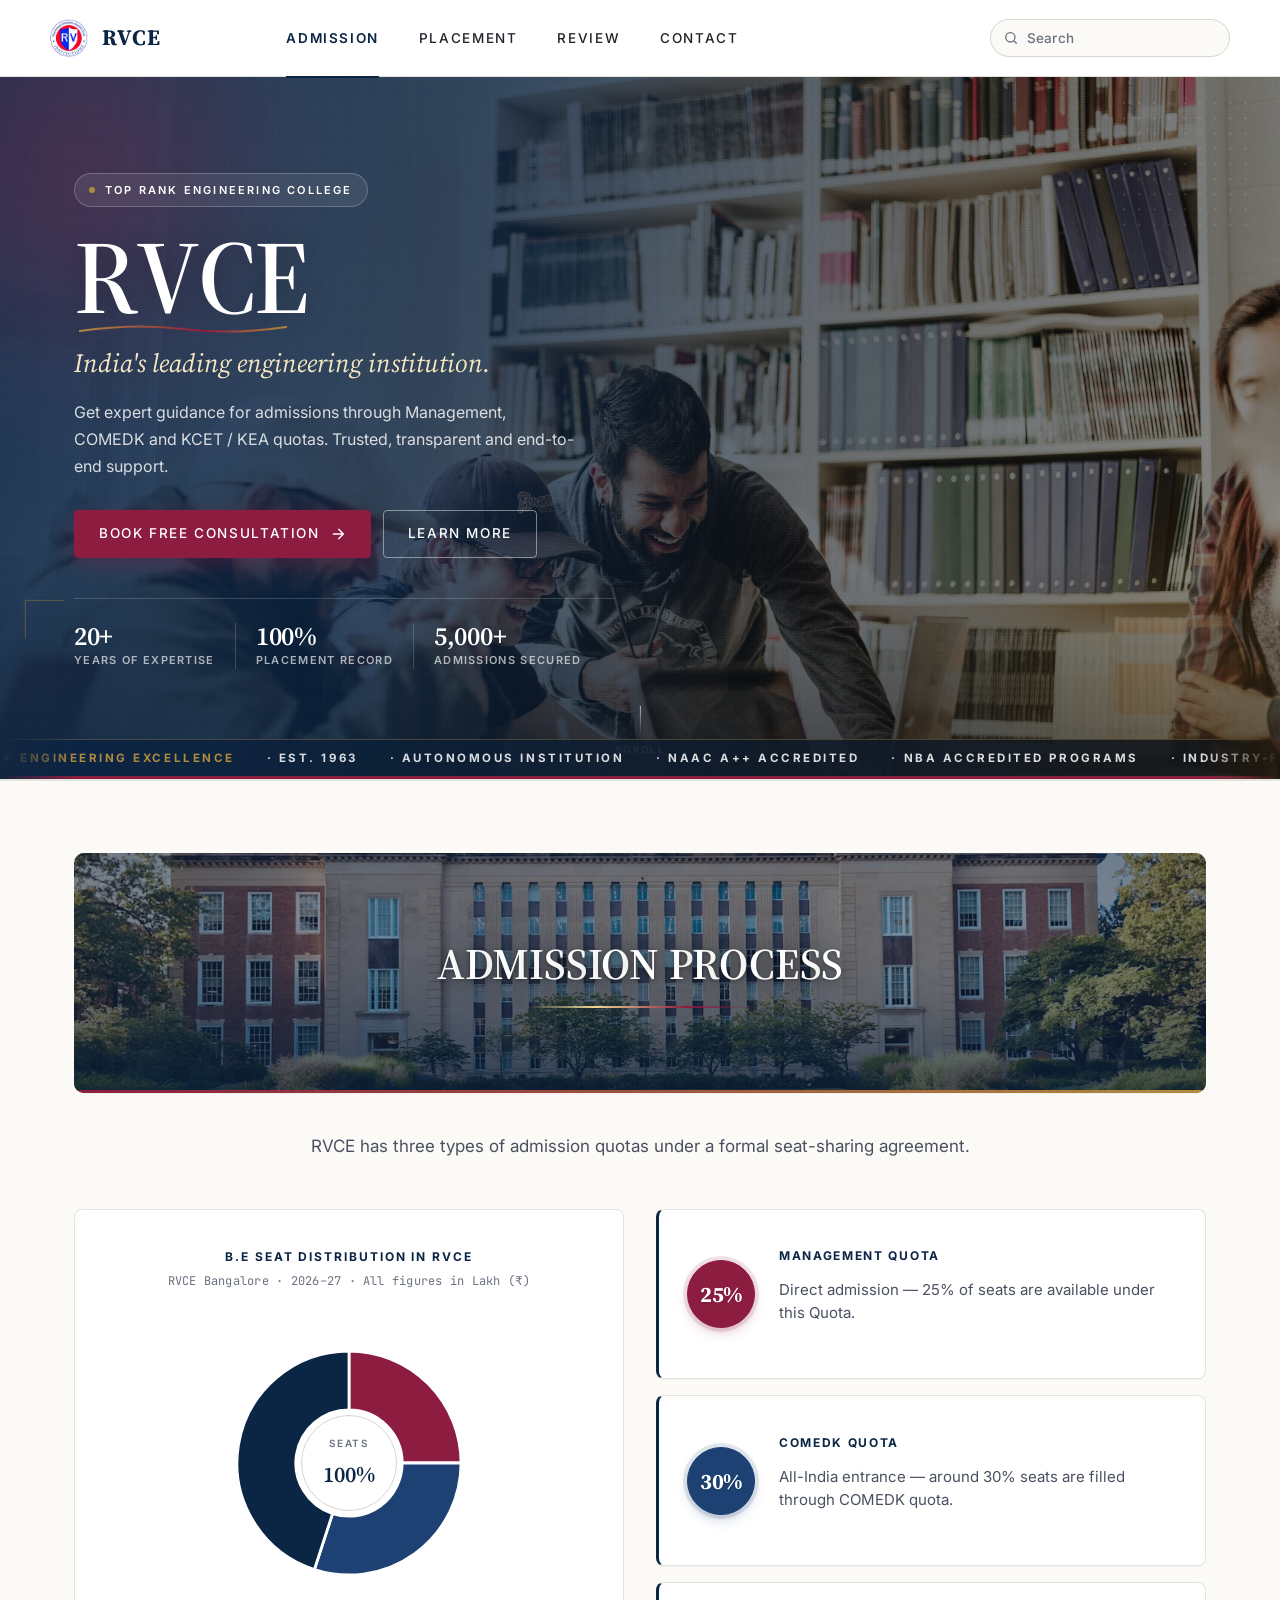
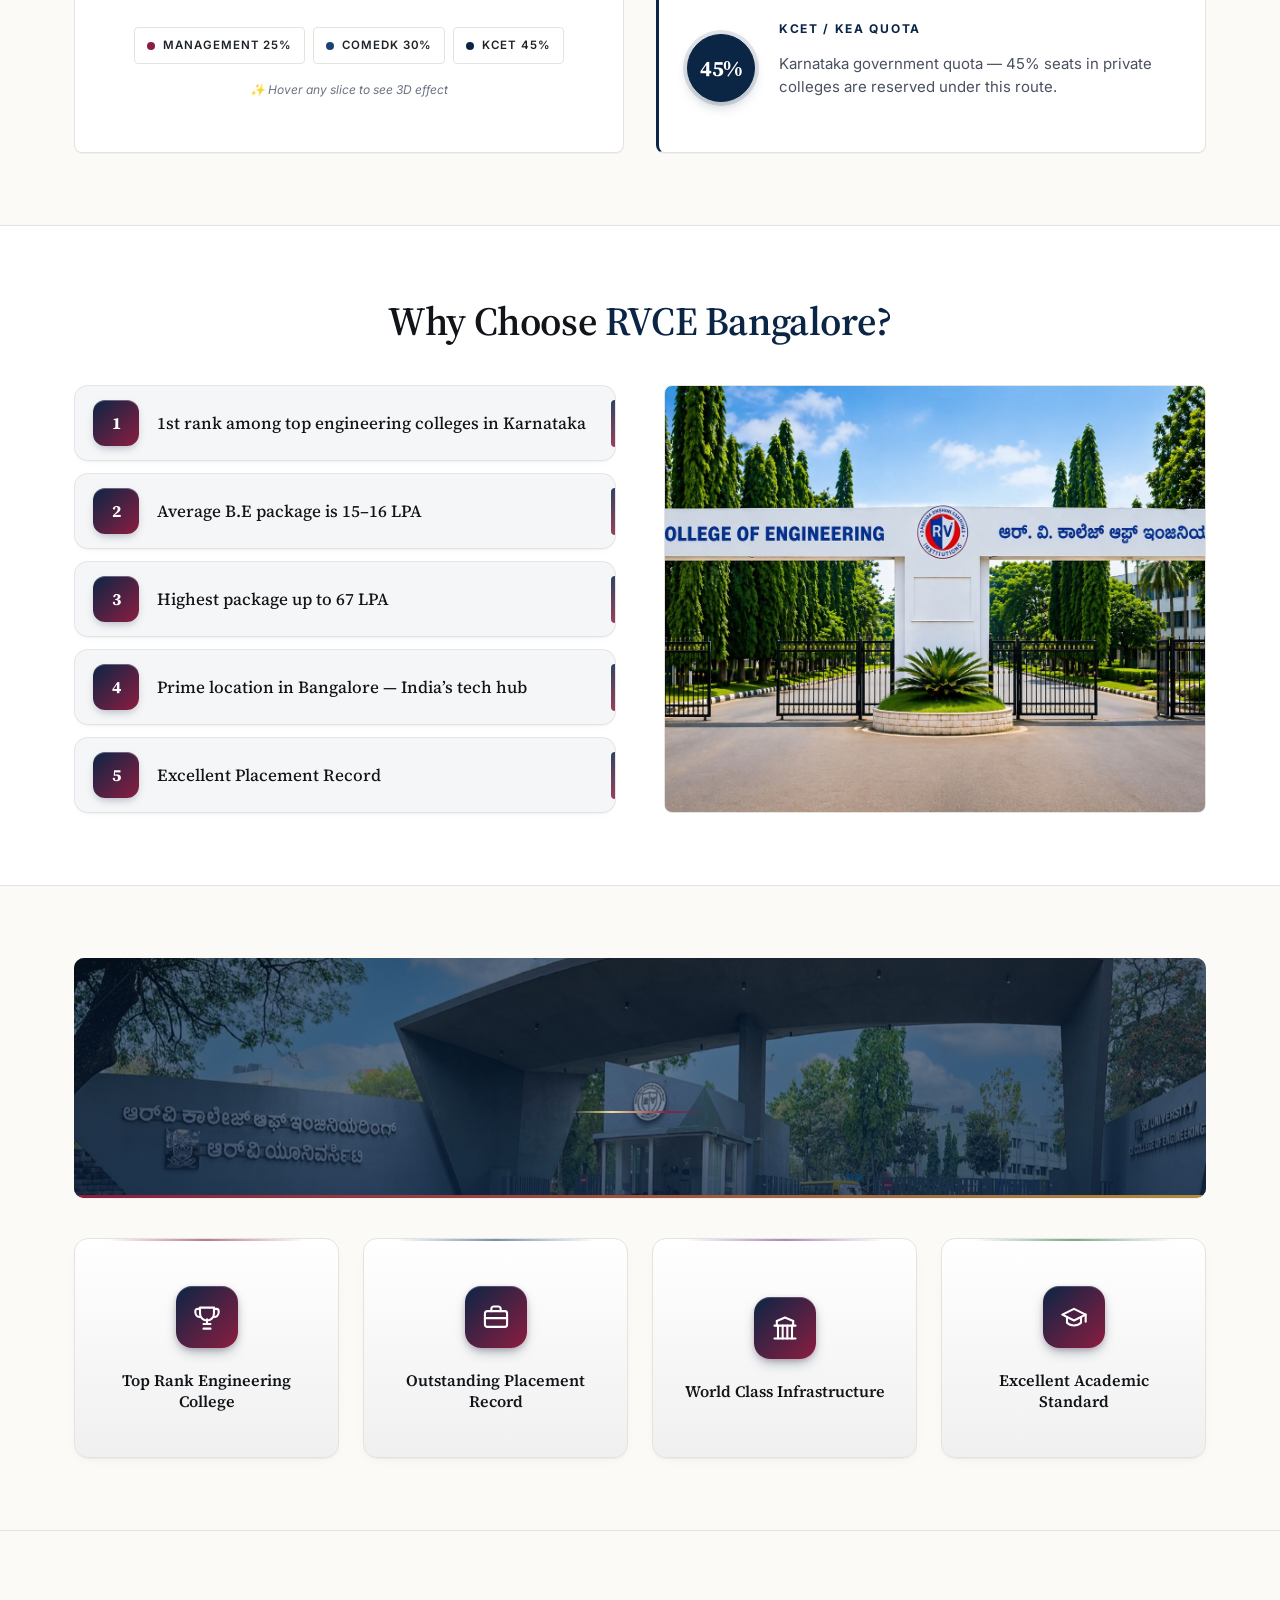
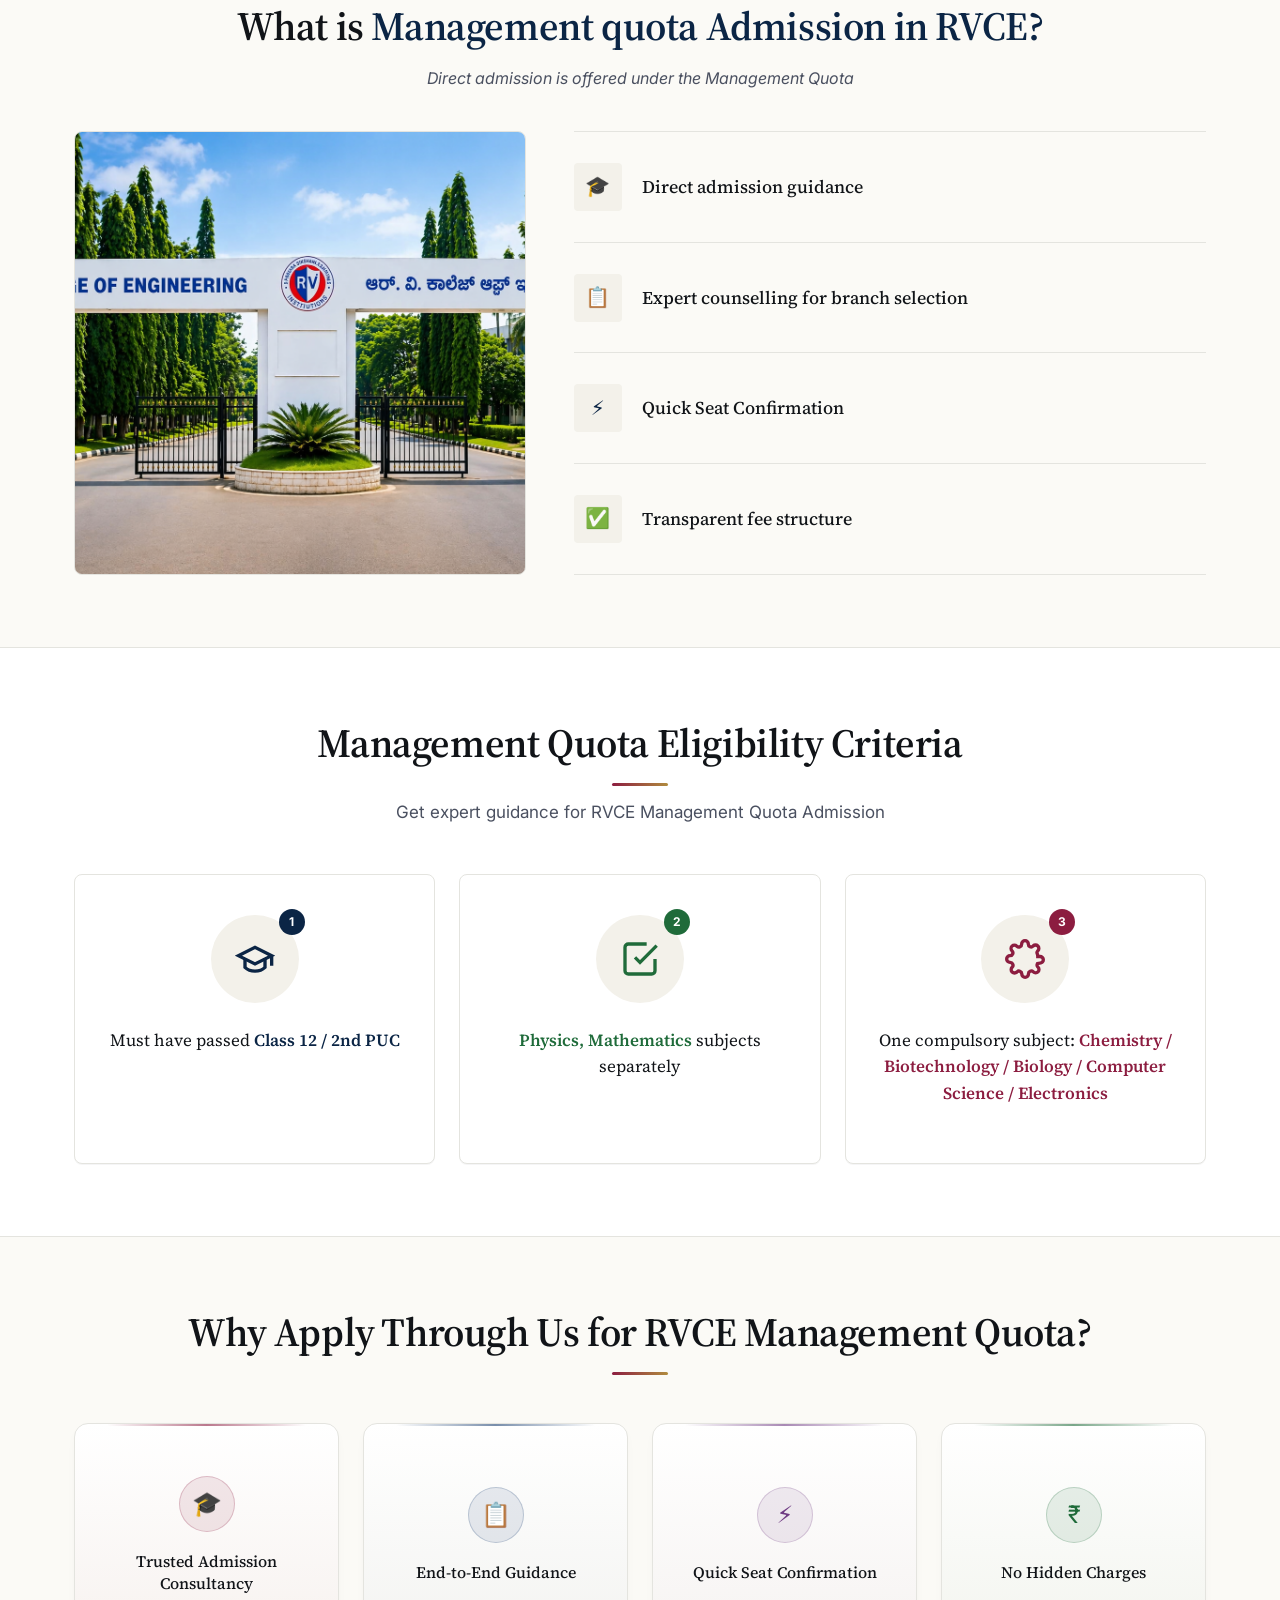
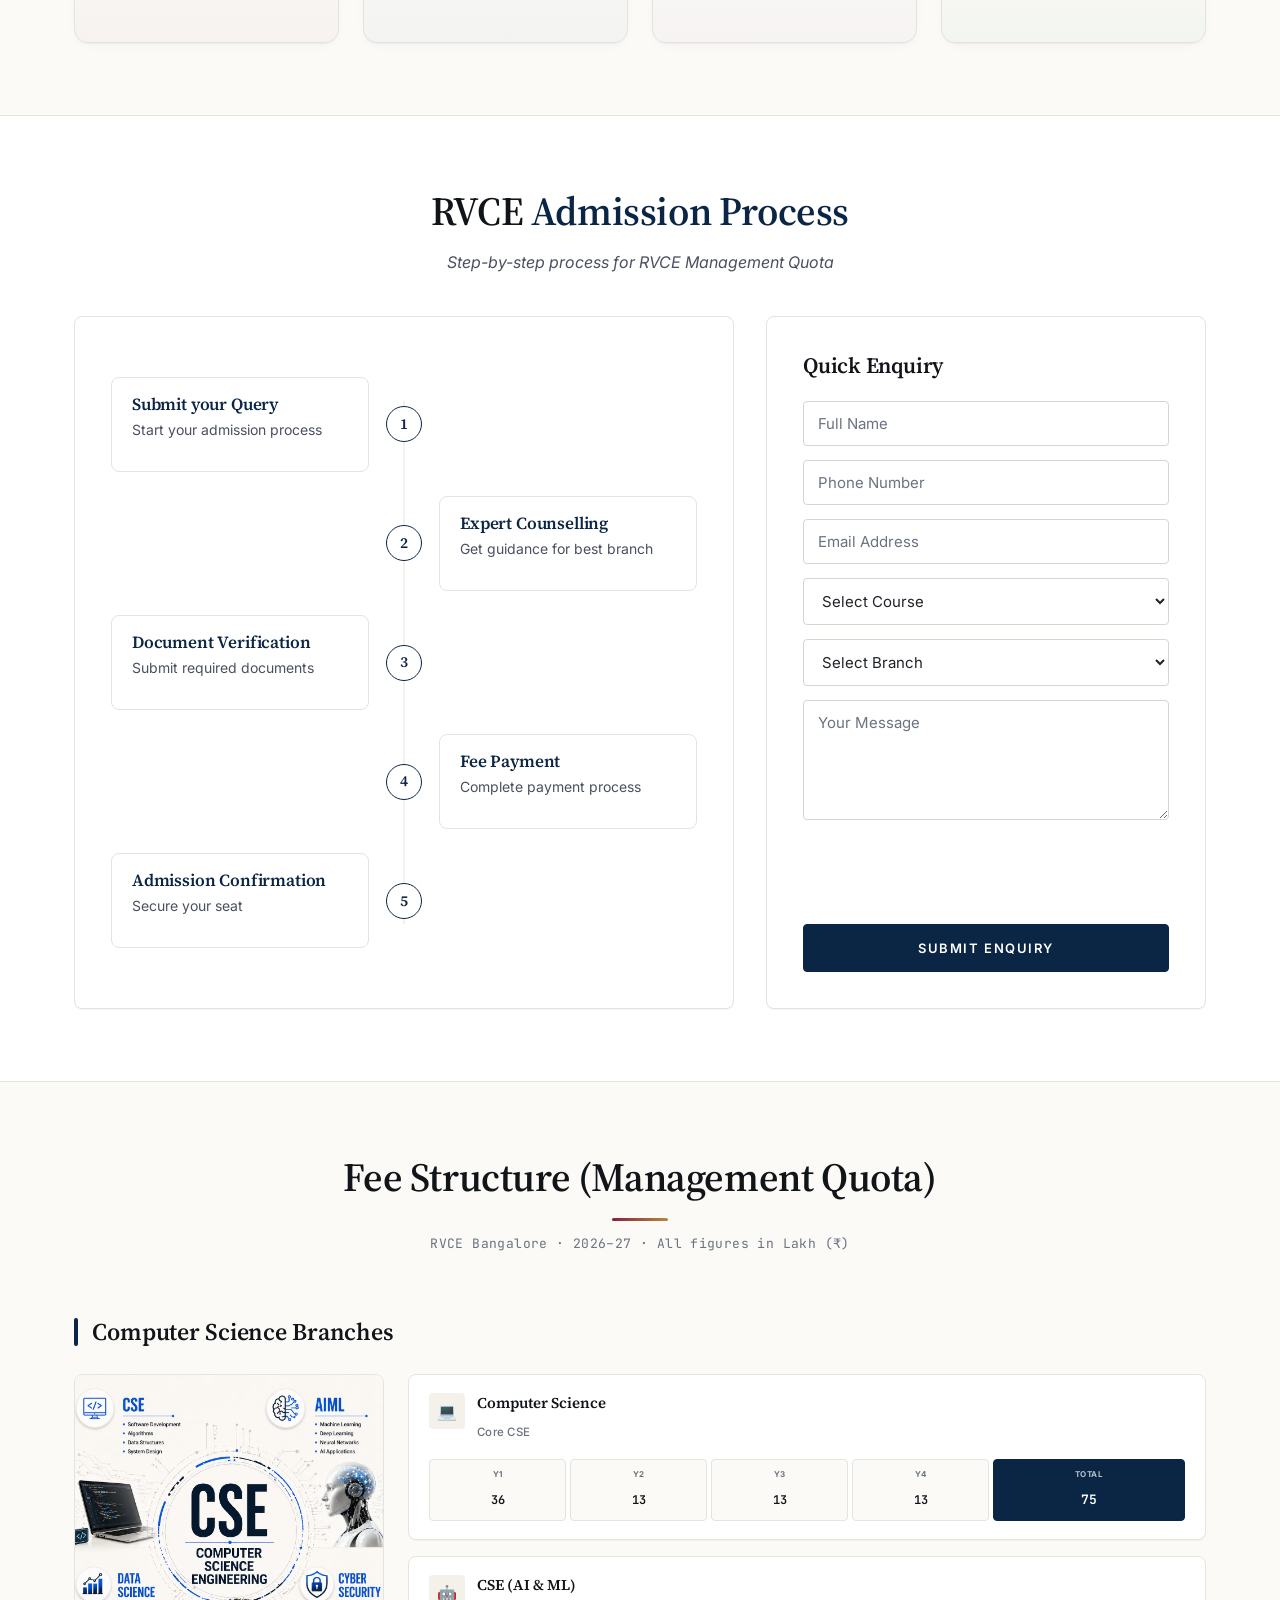
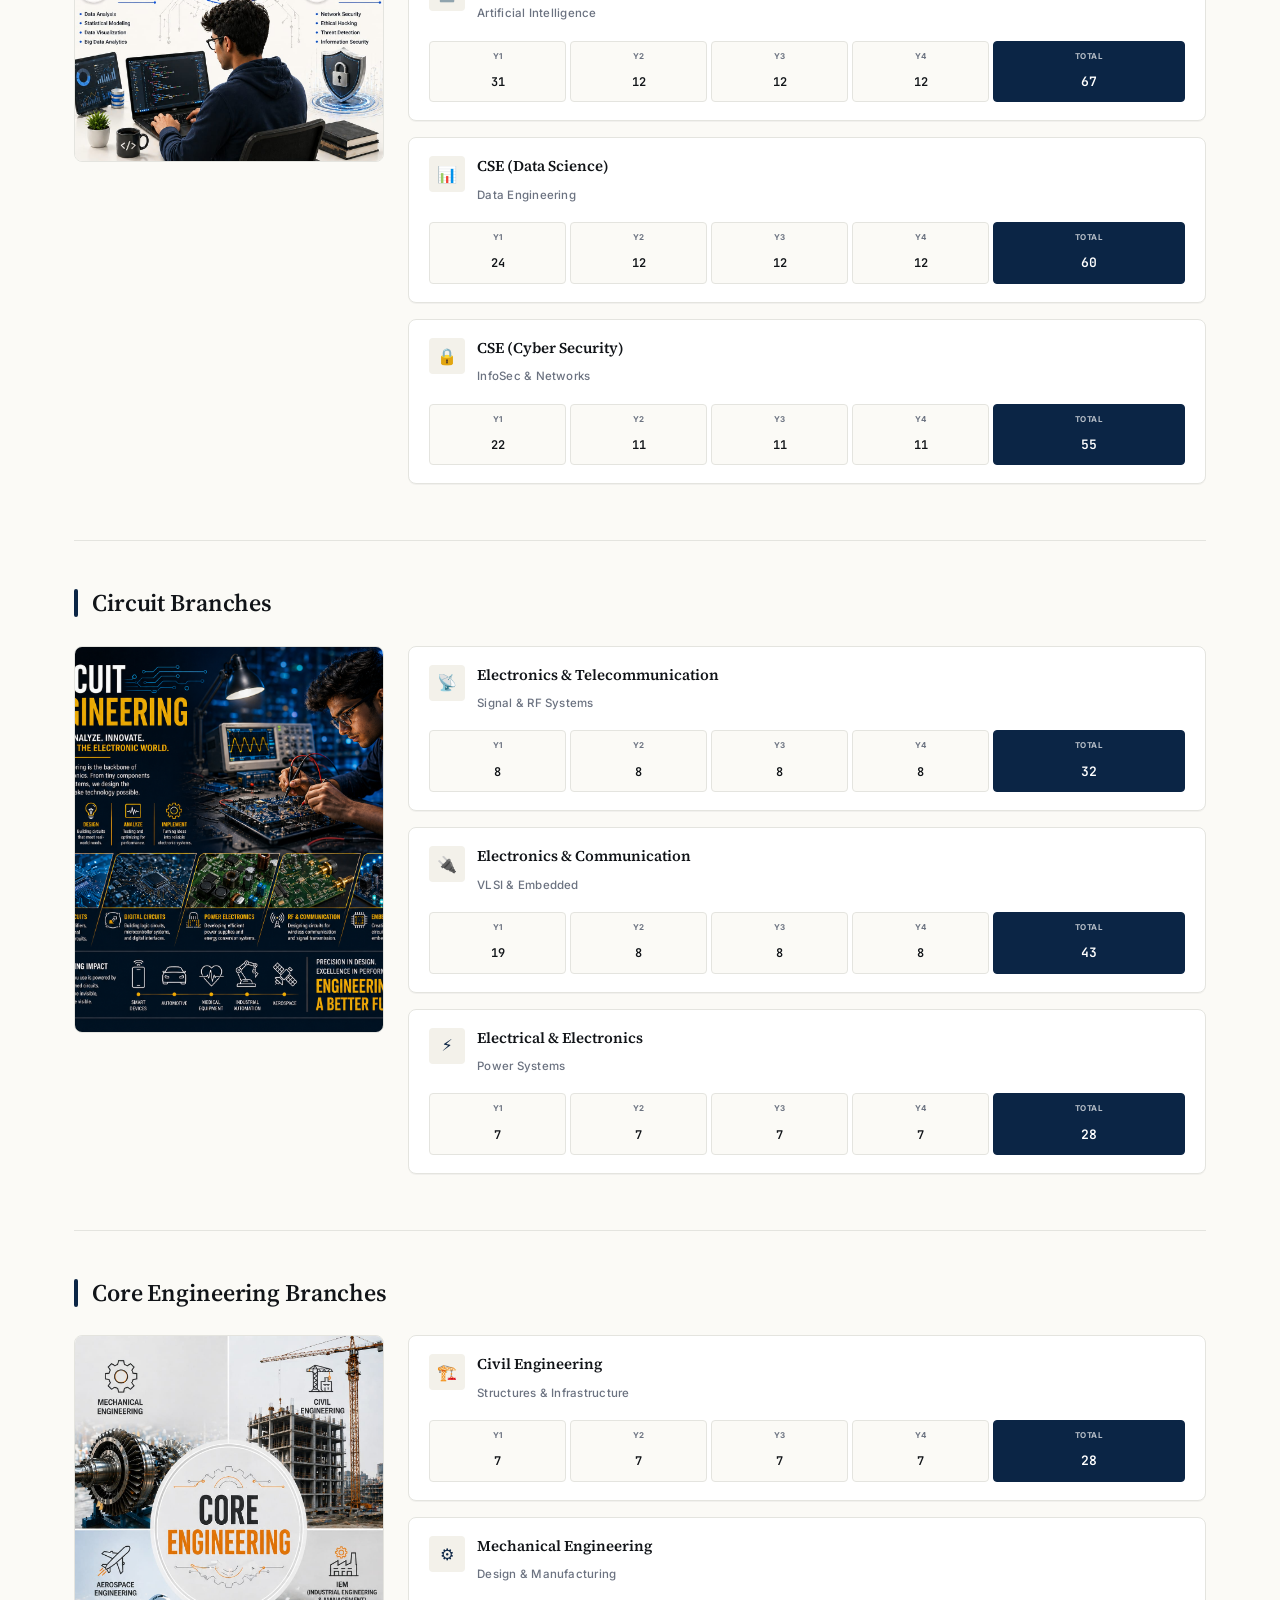
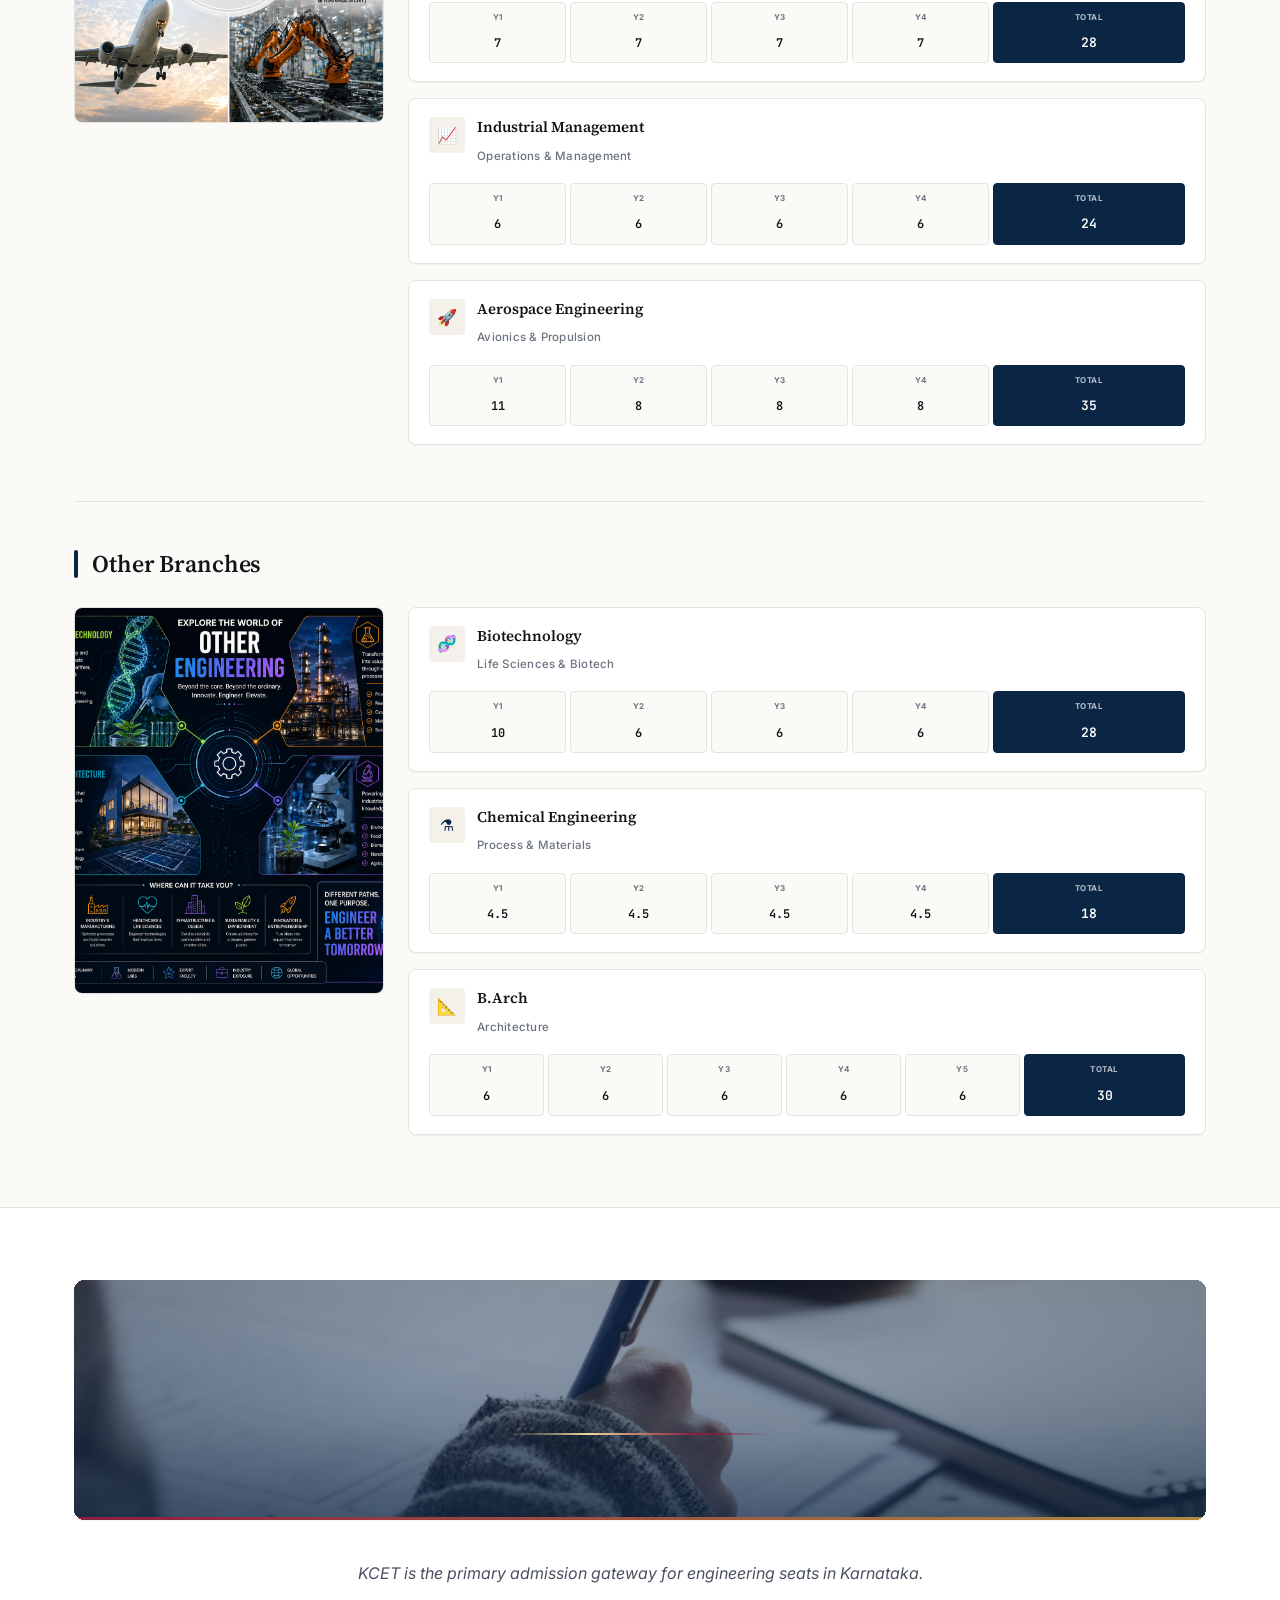
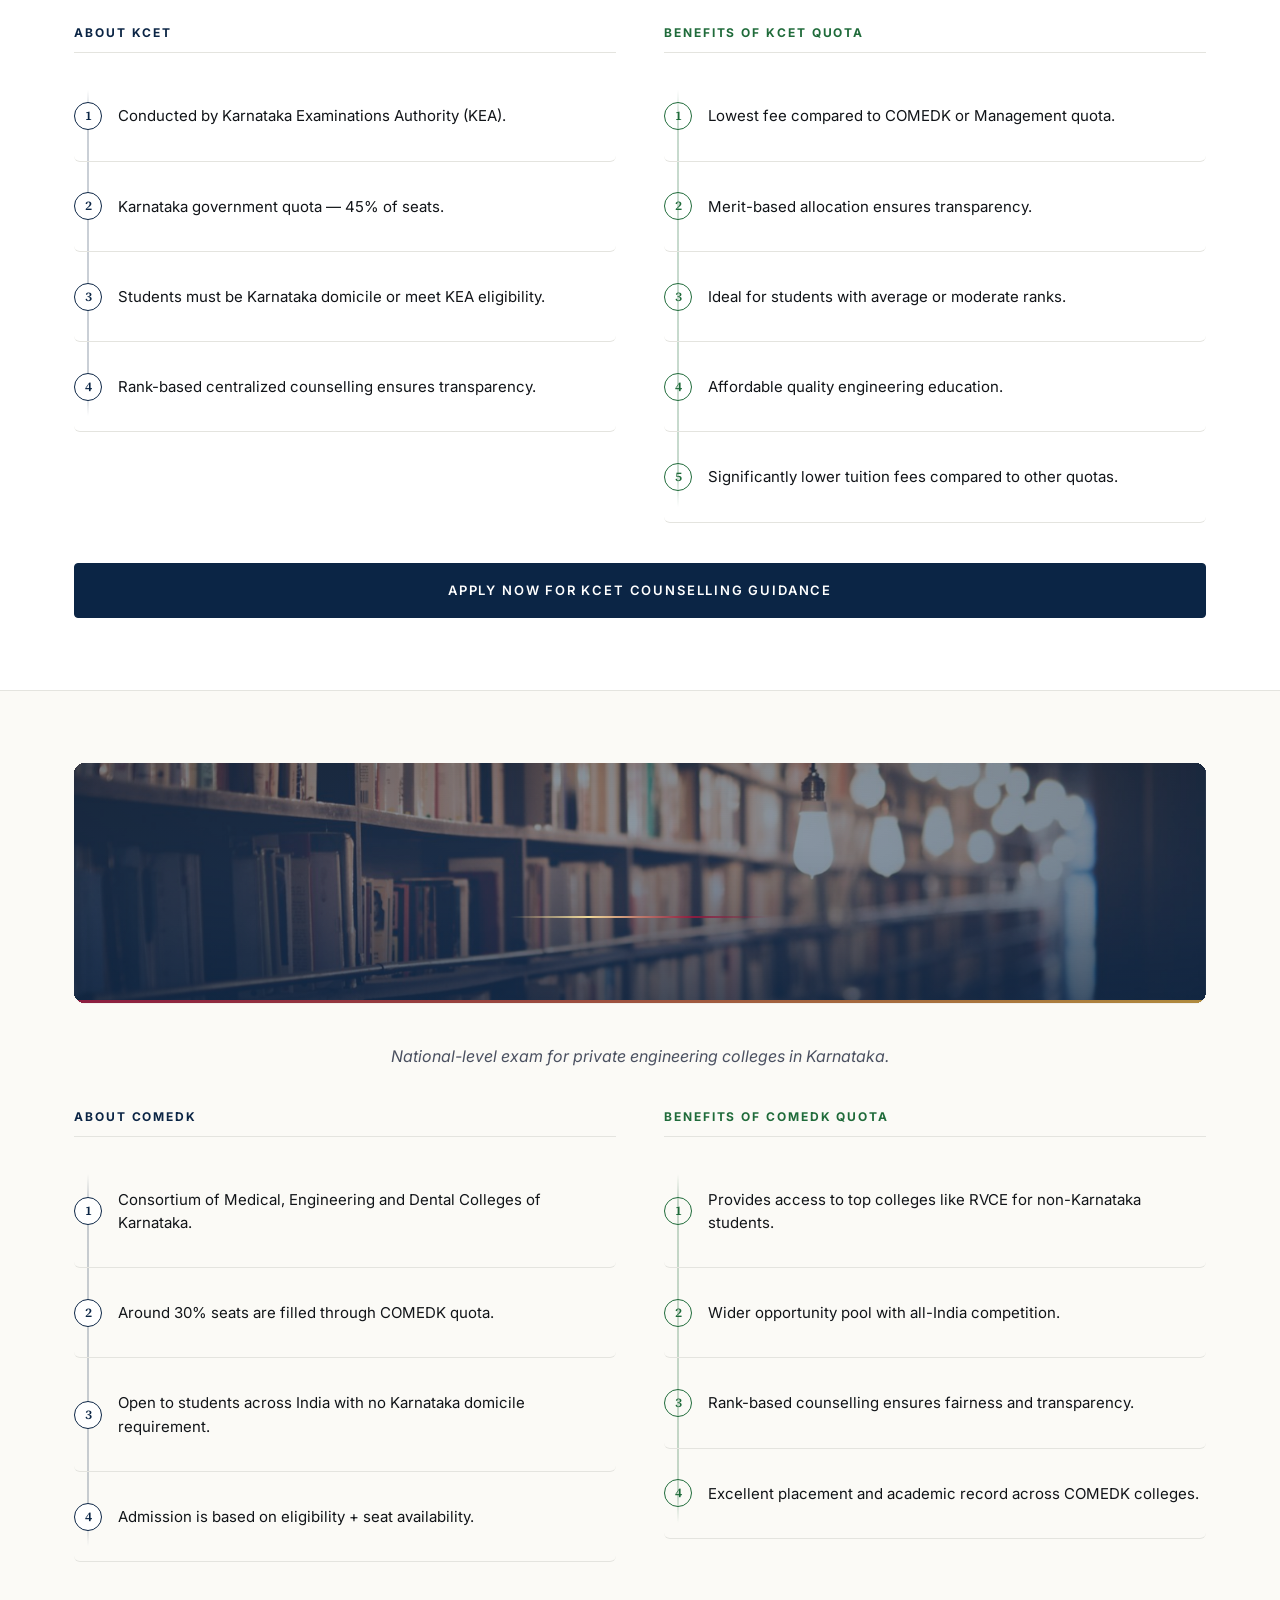
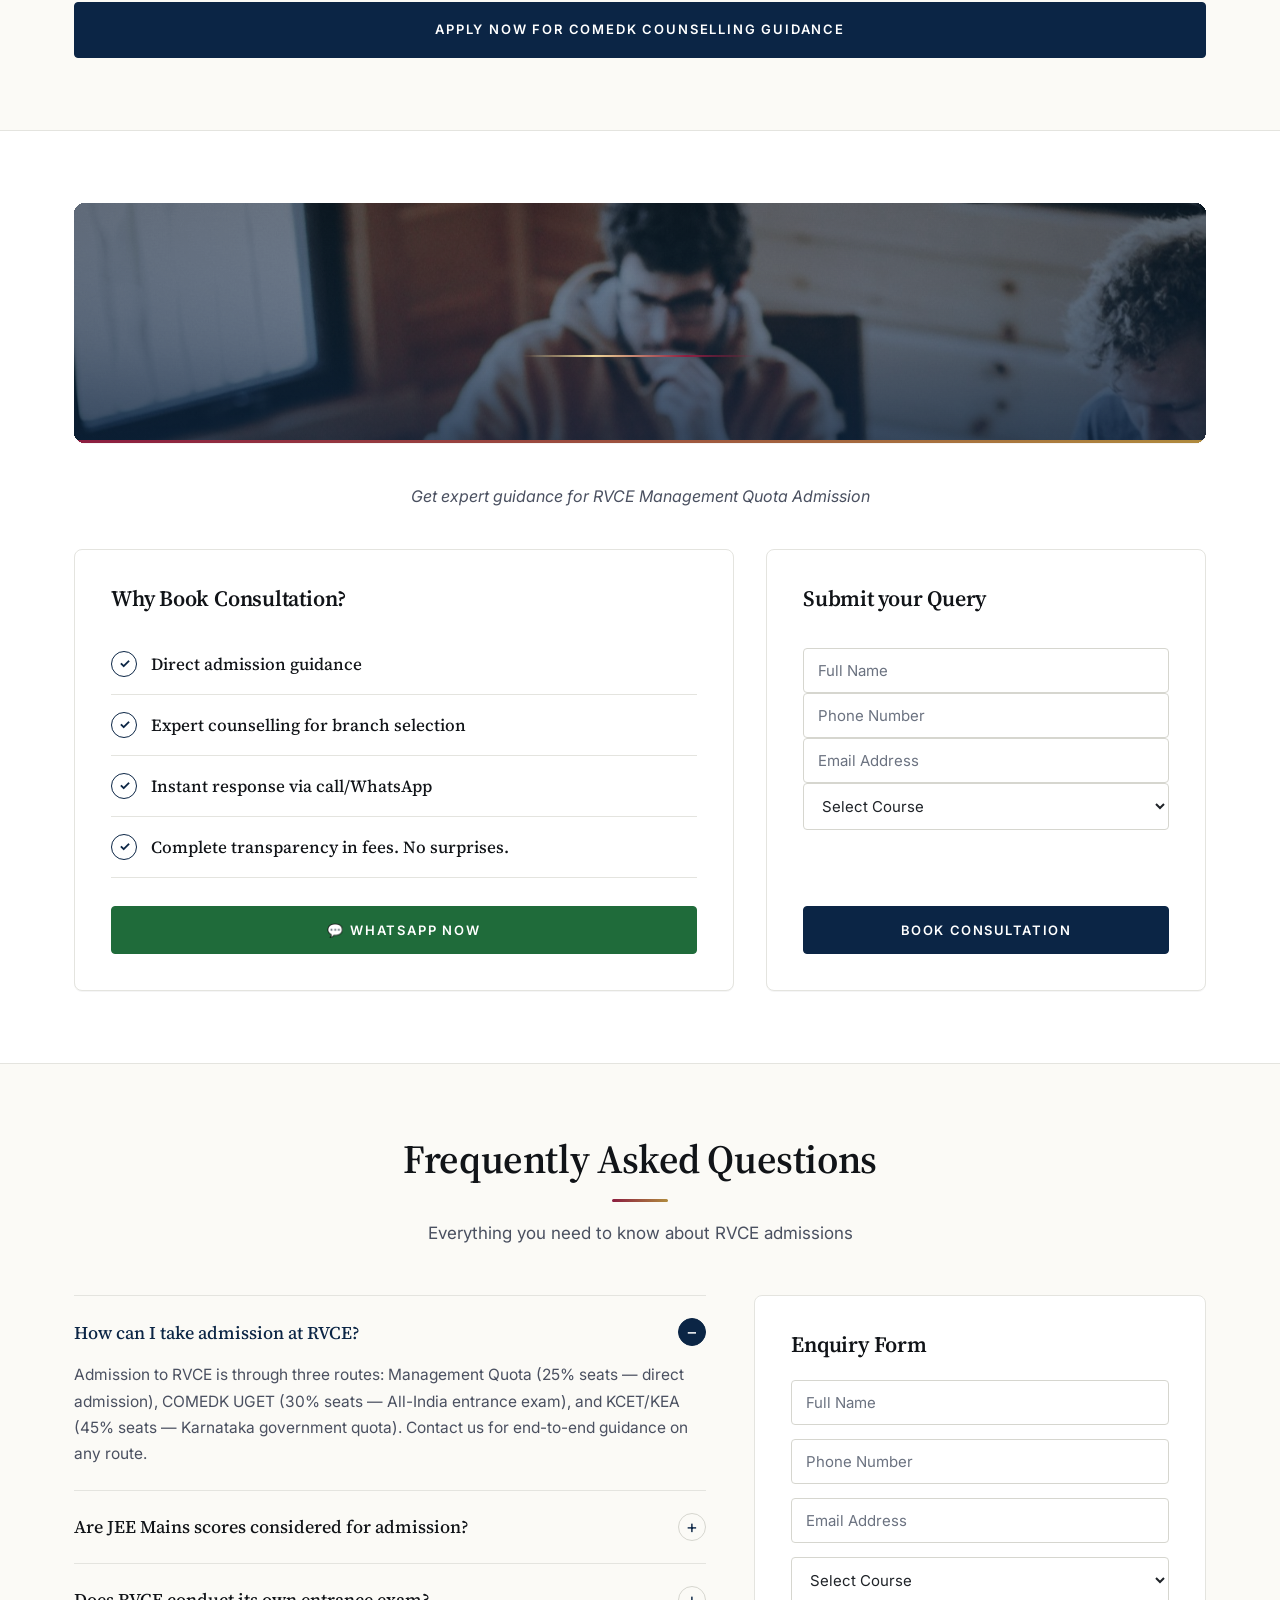
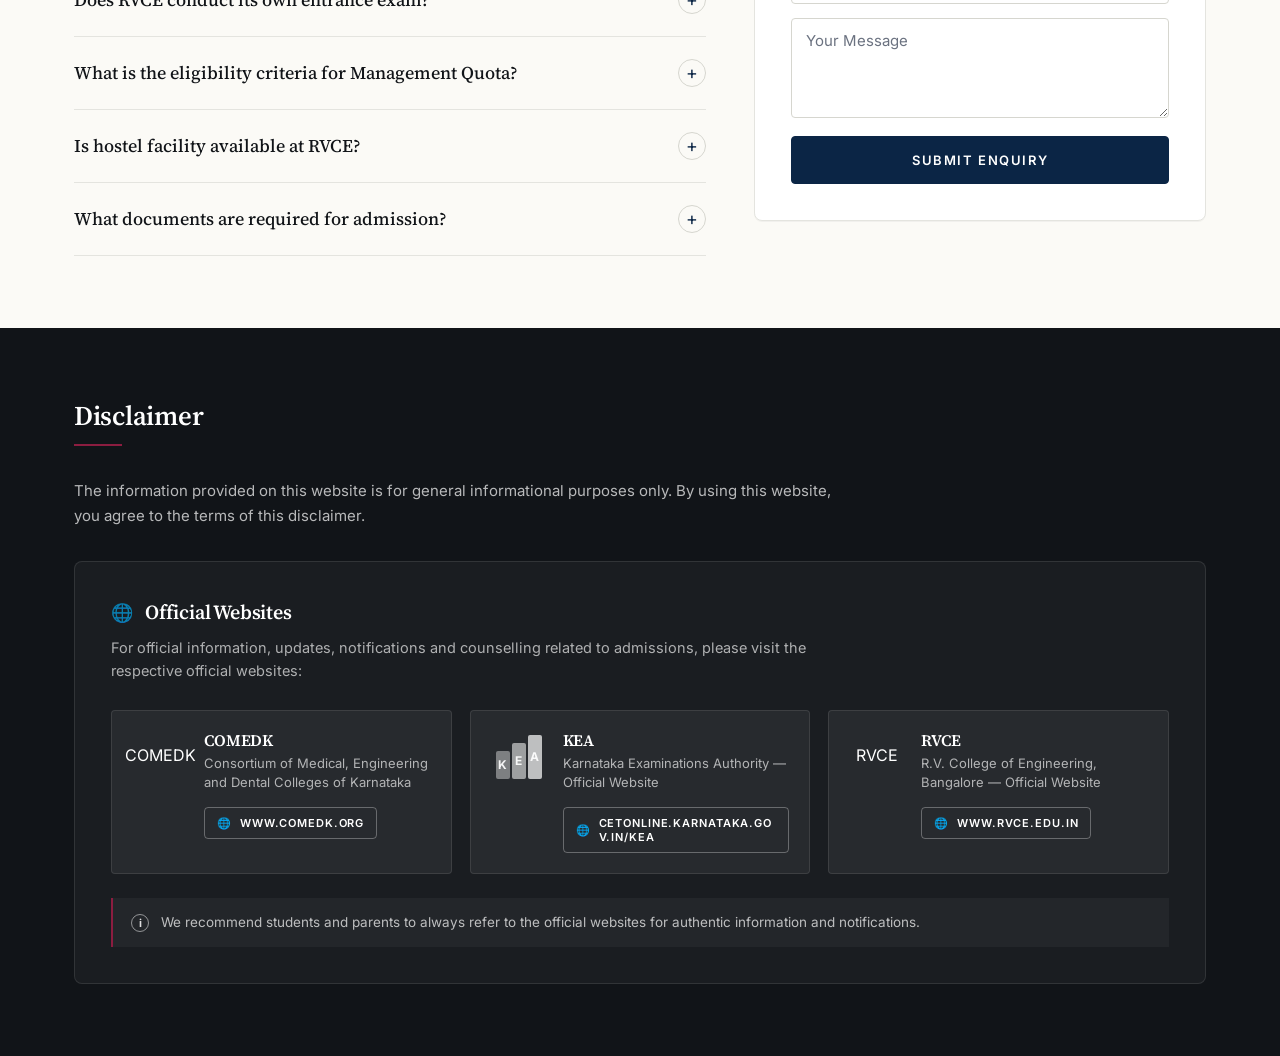
<file: index.html>
<!doctype html>
<html lang="en">
  <head>
    <meta charset="UTF-8" />
    <link rel="icon" type="image/svg+xml" href="assets/favicon.svg" />
    <meta name="viewport" content="width=device-width, initial-scale=1.0" />
    <title>RVCE Admissions</title>
    <link rel="preconnect" href="https://fonts.googleapis.com">
    <link rel="preconnect" href="https://fonts.gstatic.com" crossorigin>
    <link href="https://fonts.googleapis.com/css2?family=Inter:wght@400;500;600;700&family=Source+Serif+4:opsz,wght@8..60,400;8..60,500;8..60,600;8..60,700&family=JetBrains+Mono:wght@400;500;600&display=swap" rel="stylesheet">
    <link rel="stylesheet" href="style.css">
  </head>
  <body>
    <!-- NAVBAR -->
    <nav class="navbar">
      <div class="container navbar-content">
        <div class="nav-left">
          <img src="assets/rvce-logo-CJGXbdMo.webp" alt="RVCE Logo" class="logo-img" />
          <h2 class="logo-text">RVCE</h2>
        </div>
        <ul class="nav-links">
          <li class="active" data-target="admission">Admission</li>
          <li data-target="placement">Placement</li>
          <li data-target="review">Review</li>
          <li data-target="contact">Contact</li>
        </ul>
        <div class="nav-right">
          <form class="nav-search" role="search" id="navSearch" autocomplete="off">
            <svg class="nav-search-icon" viewBox="0 0 24 24" fill="none" aria-hidden="true">
              <circle cx="11" cy="11" r="7" stroke="currentColor" stroke-width="2"/>
              <path d="M20 20l-3.5-3.5" stroke="currentColor" stroke-width="2" stroke-linecap="round"/>
            </svg>
            <input type="search" name="q" placeholder="Search" aria-label="Search the site" />
            <button type="button" class="nav-search-clear" aria-label="Clear search">
              <svg viewBox="0 0 24 24" fill="none" aria-hidden="true">
                <path d="M6 6l12 12M18 6L6 18" stroke="currentColor" stroke-width="2" stroke-linecap="round"/>
              </svg>
            </button>
          </form>
          <button class="hamburger" id="hamburgerBtn" aria-label="Toggle menu">
            <span></span><span></span><span></span>
          </button>
        </div>
      </div>
      <div class="mobile-menu" id="mobileMenu">
        <ul class="mobile-links">
          <li data-target="admission">Admission</li>
          <li data-target="placement">Placement</li>
          <li data-target="review">Review</li>
          <li data-target="contact">Contact</li>
        </ul>
      </div>
    </nav>

    <!-- HERO -->
    <section class="hero" id="admission" style="background-image:url('assets/hero-bg.jpg')">
      <div class="hero-overlay" aria-hidden="true"></div>
      <div class="hero-grain" aria-hidden="true"></div>

      <!-- Decorative atmosphere -->
      <div class="hero-glow hero-glow--1" aria-hidden="true"></div>
      <div class="hero-glow hero-glow--2" aria-hidden="true"></div>
      <svg class="hero-dots" aria-hidden="true" viewBox="0 0 120 120" preserveAspectRatio="none">
        <defs>
          <pattern id="heroDots" x="0" y="0" width="14" height="14" patternUnits="userSpaceOnUse">
            <circle cx="2" cy="2" r="1" fill="rgba(255,255,255,.18)" />
          </pattern>
        </defs>
        <rect width="120" height="120" fill="url(#heroDots)" />
      </svg>
      <svg class="hero-corner-line" aria-hidden="true" viewBox="0 0 120 120">
        <path d="M2 60 L2 2 L60 2" stroke="rgba(176,139,62,.55)" stroke-width="1.2" fill="none" />
      </svg>

      <div class="hero-content">
        <div class="hero-left">
          <div class="hero-badge"><span></span> Top Rank Engineering College</div>
          <h1 class="hero-title">
            <span class="hero-title-text" aria-label="RVCE">
              <span class="letter" style="--i:0">R</span><span class="letter" style="--i:1">V</span><span class="letter" style="--i:2">C</span><span class="letter" style="--i:3">E</span>
            </span>
            <svg class="hero-title-flourish" aria-hidden="true" viewBox="0 0 220 14" preserveAspectRatio="none">
              <path d="M2 10 Q 60 2, 110 8 T 218 6" stroke="url(#heroLineGrad)" stroke-width="2" fill="none" stroke-linecap="round"/>
              <defs>
                <linearGradient id="heroLineGrad" x1="0" y1="0" x2="1" y2="0">
                  <stop offset="0%"  stop-color="#b08b3e"/>
                  <stop offset="60%" stop-color="#8c1d40"/>
                  <stop offset="100%" stop-color="#b08b3e"/>
                </linearGradient>
              </defs>
            </svg>
          </h1>
          <p class="hero-subtitle" data-anim="wipe">India's leading engineering institution.</p>
          <p class="hero-desc" data-anim="words">Get expert guidance for admissions through Management, COMEDK and KCET / KEA quotas. Trusted, transparent and end-to-end support.</p>
          <div class="hero-buttons">
            <button class="btn-primary" data-target="contact">
              <span>Book Free Consultation</span>
              <svg width="16" height="16" viewBox="0 0 24 24" fill="none" aria-hidden="true"><path d="M5 12h14M13 5l7 7-7 7" stroke="currentColor" stroke-width="2" stroke-linecap="round" stroke-linejoin="round"/></svg>
            </button>
            <button class="btn-secondary" data-target="admission-section">Learn More</button>
          </div>
          <div class="hero-stats" aria-label="Highlights">
            <div class="hero-stat"><strong data-count="20" data-suffix="+">20+</strong><span>Years of Expertise</span></div>
            <div class="hero-stat-divider" aria-hidden="true"></div>
            <div class="hero-stat"><strong data-count="100" data-suffix="%">100%</strong><span>Placement Record</span></div>
            <div class="hero-stat-divider" aria-hidden="true"></div>
            <div class="hero-stat"><strong data-count="5000" data-suffix="+">5,000+</strong><span>Admissions Secured</span></div>
          </div>
        </div>

      </div>
      <a href="#admission-section" class="hero-scroll" aria-label="Scroll to next section">
        <span class="hero-scroll-line"></span>
        <span class="hero-scroll-text">SCROLL</span>
      </a>

      <!-- Bottom marquee ticker -->
      <div class="hero-marquee" aria-hidden="true">
        <div class="hero-marquee-track">
          <span>★ ENGINEERING EXCELLENCE</span>
          <span>· EST. 1963</span>
          <span>· AUTONOMOUS INSTITUTION</span>
          <span>· NAAC A++ ACCREDITED</span>
          <span>· NBA ACCREDITED PROGRAMS</span>
          <span>· INDUSTRY-FOCUSED CURRICULUM</span>
          <span>· WORLD-CLASS RESEARCH</span>
          <span>★ ENGINEERING EXCELLENCE</span>
          <span>· EST. 1963</span>
          <span>· AUTONOMOUS INSTITUTION</span>
          <span>· NAAC A++ ACCREDITED</span>
          <span>· NBA ACCREDITED PROGRAMS</span>
          <span>· INDUSTRY-FOCUSED CURRICULUM</span>
          <span>· WORLD-CLASS RESEARCH</span>
        </div>
      </div>
    </section>

    <!-- ADMISSION (chart + 3 quotas) -->
    <section class="admission" id="admission-section">
      <div class="container">
        <div class="section-image section-image--admission">
          <img src="assets/admission-bg.jpg" alt="College campus building — admissions to RVCE" loading="lazy" />
          <div class="section-image__title">
            <h2 data-letters>ADMISSION PROCESS</h2>
          </div>
        </div>
        <div class="admission-header admission-header--no-h2">
          <p>RVCE has three types of admission quotas under a formal seat-sharing agreement.</p>
        </div>
        <div class="admission-content">
          <div class="left-chart">
            <h3>B.E SEAT DISTRIBUTION IN RVCE</h3>
            <p class="sub">RVCE Bangalore · 2026–27 · All figures in Lakh (₹)</p>
            <div class="chart-wrapper">
              <svg viewBox="0 0 200 200" width="280" height="280" id="seatPie">
                <!-- pie slices generated via JS -->
              </svg>
              <div class="center-circle" id="centerCircle">
                <span>SEATS</span>
                <strong>100%</strong>
              </div>
            </div>
            <div class="legend" id="pieLegend">
              <div class="legend-item" data-key="MANAGEMENT"><span class="dot" style="background:var(--quota-management)"></span>MANAGEMENT 25%</div>
              <div class="legend-item" data-key="COMEDK"><span class="dot" style="background:var(--quota-comedk)"></span>COMEDK 30%</div>
              <div class="legend-item" data-key="KCET"><span class="dot" style="background:var(--quota-kcet)"></span>KCET 45%</div>
            </div>
            <p class="hint">✨ Hover any slice to see 3D effect</p>
          </div>
          <div class="right-cards">
            <div class="quota-card" data-key="MANAGEMENT">
              <div class="percent-wrapper"><span class="percent" style="color:#fff">25%</span></div>
              <div class="quota-text">
                <h4>MANAGEMENT QUOTA</h4>
                <p>Direct admission — 25% of seats are available under this Quota.</p>
              </div>
            </div>
            <div class="quota-card" data-key="COMEDK">
              <div class="percent-wrapper"><span class="percent" style="color:#fff">30%</span></div>
              <div class="quota-text">
                <h4>COMEDK QUOTA</h4>
                <p>All-India entrance — around 30% seats are filled through COMEDK quota.</p>
              </div>
            </div>
            <div class="quota-card" data-key="KCET">
              <div class="percent-wrapper"><span class="percent" style="color:#fff">45%</span></div>
              <div class="quota-text">
                <h4>KCET / KEA QUOTA</h4>
                <p>Karnataka government quota — 45% seats in private colleges are reserved under this route.</p>
              </div>
            </div>
          </div>
        </div>
      </div>
    </section>

    <!-- WHY CHOOSE RVCE -->
    <section class="whychoose">
      <div class="container">
        <h2 class="title center">Why Choose <span>RVCE Bangalore?</span></h2>
        <div class="why-container">
          <div class="why-left">
            <div class="why-list">
              <div class="why-card"><div class="why-number">1</div><p>1st rank among top engineering colleges in Karnataka</p><div class="right-accent"></div></div>
              <div class="why-card"><div class="why-number">2</div><p>Average B.E package is 15&ndash;16 LPA</p><div class="right-accent"></div></div>
              <div class="why-card"><div class="why-number">3</div><p>Highest package up to 67 LPA</p><div class="right-accent"></div></div>
              <div class="why-card"><div class="why-number">4</div><p>Prime location in Bangalore &mdash; India&rsquo;s tech hub</p><div class="right-accent"></div></div>
              <div class="why-card"><div class="why-number">5</div><p>Excellent Placement Record</p><div class="right-accent"></div></div>
            </div>
          </div>
          <div class="why-right">
            <div class="why-image" style="background-image:url('assets/rvce_img4-C5NITqVR.png')"></div>
          </div>
        </div>
      </div>
    </section>

    <!-- ABOUT RVCE -->
    <section class="institute about-rvce">
      <div class="container">
        <div class="section-image section-image--about">
          <img src="assets/about-rvce-gate.jpg" alt="RVCE main entrance gate with the RV University signage" width="1600" height="546" loading="lazy" decoding="async" />
          <div class="section-image__title">
            <h2 data-letters>ABOUT RVCE</h2>
          </div>
        </div>

        <div class="institute-cards">
          <div class="institute-card red">
            <div class="icon-box">
              <svg viewBox="0 0 24 24" fill="none" stroke="currentColor" stroke-width="1.8" stroke-linecap="round" stroke-linejoin="round" aria-hidden="true">
                <path d="M6 9V4h12v5a6 6 0 0 1-12 0z"/>
                <path d="M18 5h2a2 2 0 0 1 2 2v1a4 4 0 0 1-4 4"/>
                <path d="M6 5H4a2 2 0 0 0-2 2v1a4 4 0 0 0 4 4"/>
                <path d="M9 18h6M12 14v4M9 22h6"/>
              </svg>
            </div>
            <p>Top Rank Engineering College</p>
          </div>
          <div class="institute-card blue">
            <div class="icon-box">
              <svg viewBox="0 0 24 24" fill="none" stroke="currentColor" stroke-width="1.8" stroke-linecap="round" stroke-linejoin="round" aria-hidden="true">
                <rect x="2.5" y="7" width="19" height="13.5" rx="2"/>
                <path d="M16 7V5a2 2 0 0 0-2-2h-4a2 2 0 0 0-2 2v2"/>
                <path d="M2.5 13h19"/>
              </svg>
            </div>
            <p>Outstanding Placement Record</p>
          </div>
          <div class="institute-card purple">
            <div class="icon-box">
              <svg viewBox="0 0 24 24" fill="none" stroke="currentColor" stroke-width="1.8" stroke-linecap="round" stroke-linejoin="round" aria-hidden="true">
                <path d="M3 21h18"/>
                <path d="M3 10h18"/>
                <path d="M5 6l7-3 7 3"/>
                <path d="M5 6v4M19 6v4"/>
                <path d="M6 21V10M10 21V10M14 21V10M18 21V10"/>
              </svg>
            </div>
            <p>World Class Infrastructure</p>
          </div>
          <div class="institute-card green">
            <div class="icon-box">
              <svg viewBox="0 0 24 24" fill="none" stroke="currentColor" stroke-width="1.8" stroke-linecap="round" stroke-linejoin="round" aria-hidden="true">
                <path d="M22 10L12 5 2 10l10 5 10-5z"/>
                <path d="M6 12v5c3 3 9 3 12 0v-5"/>
                <path d="M22 10v6"/>
              </svg>
            </div>
            <p>Excellent Academic Standard</p>
          </div>
        </div>
      </div>
    </section>

    <!-- MANAGEMENT QUOTA -->
    <section class="management-quota">
      <div class="container">
        <h2 class="title center">What is <span>Management quota Admission in RVCE?</span></h2>
        <div class="subtitle-box">Direct admission is offered under the Management Quota</div>
        <div class="quota-layout">
          <div class="quota-image"><img src="assets/rvce_img4-C5NITqVR.png" alt="RVCE campus" /></div>
          <div class="quota-content">
            <div class="info-cards">
              <div class="info-card">
                <div class="icon-box">🎓</div>
                <div class="card-content"><p>Direct admission guidance</p></div>
                <div class="right-accent"></div>
              </div>
              <div class="info-card">
                <div class="icon-box">📋</div>
                <div class="card-content"><p>Expert counselling for branch selection</p></div>
                <div class="right-accent"></div>
              </div>
              <div class="info-card">
                <div class="icon-box">⚡</div>
                <div class="card-content"><p>Quick Seat Confirmation</p></div>
                <div class="right-accent"></div>
              </div>
              <div class="info-card">
                <div class="icon-box">✅</div>
                <div class="card-content"><p>Transparent fee structure</p></div>
                <div class="right-accent"></div>
              </div>
            </div>
          </div>
        </div>
      </div>
    </section>

    <!-- ELIGIBILITY -->
    <section class="eligibility">
      <div class="container">
        <div class="eligibility-header">
          <h2>Management Quota Eligibility Criteria</h2>
          <p>Get expert guidance for RVCE Management Quota Admission</p>
        </div>
        <div class="cards">
          <div class="card blue">
            <div class="icon-circle">
              <svg class="svg-icon" viewBox="0 0 24 24" fill="none" stroke="#0b2545" stroke-width="2"><path d="M22 10v6M2 10l10-5 10 5-10 5z"/><path d="M6 12v5c3 3 9 3 12 0v-5"/></svg>
              <span class="badge">1</span>
            </div>
            <p class="card-text">Must have passed <span class="highlight">Class 12 / 2nd PUC</span></p>
          </div>
          <div class="card green">
            <div class="icon-circle">
              <svg class="svg-icon" viewBox="0 0 24 24" fill="none" stroke="#1f6b3a" stroke-width="2"><path d="M9 11l3 3L22 4"/><path d="M21 12v7a2 2 0 0 1-2 2H5a2 2 0 0 1-2-2V5a2 2 0 0 1 2-2h11"/></svg>
              <span class="badge">2</span>
            </div>
            <p class="card-text"><span class="highlight">Physics, Mathematics</span> subjects separately</p>
          </div>
          <div class="card purple">
            <div class="icon-circle">
              <svg class="svg-icon" viewBox="0 0 24 24" fill="none" stroke="#8c1d40" stroke-width="2"><path d="M19.4 15a1.65 1.65 0 0 0 .33 1.82l.06.06a2 2 0 1 1-2.83 2.83l-.06-.06a1.65 1.65 0 0 0-1.82-.33 1.65 1.65 0 0 0-1 1.51V21a2 2 0 1 1-4 0v-.09A1.65 1.65 0 0 0 9 19.4a1.65 1.65 0 0 0-1.82.33l-.06.06a2 2 0 1 1-2.83-2.83l.06-.06A1.65 1.65 0 0 0 4.6 15a1.65 1.65 0 0 0-1.51-1H3a2 2 0 1 1 0-4h.09A1.65 1.65 0 0 0 4.6 9a1.65 1.65 0 0 0-.33-1.82l-.06-.06a2 2 0 1 1 2.83-2.83l.06.06A1.65 1.65 0 0 0 9 4.6a1.65 1.65 0 0 0 1-1.51V3a2 2 0 1 1 4 0v.09A1.65 1.65 0 0 0 15 4.6a1.65 1.65 0 0 0 1.82-.33l.06-.06a2 2 0 1 1 2.83 2.83l-.06.06A1.65 1.65 0 0 0 19.4 9c.18.43.27.91.27 1.41v.09H21a2 2 0 1 1 0 4h-.09c-.5 0-.98.09-1.41.27z"/></svg>
              <span class="badge">3</span>
            </div>
            <p class="card-text">One compulsory subject: <span class="highlight">Chemistry / Biotechnology / Biology / Computer Science / Electronics</span></p>
          </div>
        </div>
      </div>
    </section>

    <!-- INSTITUTE / WHY CHOOSE US -->
    <section class="institute">
      <div class="container">
        <div class="institute-header">
          <h2>Why Apply Through Us for RVCE Management Quota?</h2>
        </div>
        <div class="institute-cards">
          <div class="institute-card red">
            <div class="icon-box">🎓</div>
            <p>Trusted Admission Consultancy</p>
          </div>
          <div class="institute-card blue">
            <div class="icon-box">📋</div>
            <p>End-to-End Guidance</p>
          </div>
          <div class="institute-card purple">
            <div class="icon-box">⚡</div>
            <p>Quick Seat Confirmation</p>
          </div>
          <div class="institute-card green">
            <div class="icon-box">₹</div>
            <p>No Hidden Charges</p>
          </div>
        </div>
      </div>
    </section>

    <!-- PROCESS / TIMELINE + FORM -->
    <section class="process-section">
      <div class="container">
        <h2 class="title center">RVCE <span>Admission Process</span></h2>
        <div class="subtitle-box">Step-by-step process for RVCE Management Quota</div>
        <div class="process-layout">
          <div class="timeline-card">
            <div class="timeline">
              <div class="timeline-line"></div>
              <div class="timeline-item left">
                <div class="timeline-content">
                  <h4>Submit your Query</h4>
                  <p>Start your admission process</p>
                </div>
                <div class="timeline-circle">1</div>
              </div>
              <div class="timeline-item right">
                <div class="timeline-circle">2</div>
                <div class="timeline-content">
                  <h4>Expert Counselling</h4>
                  <p>Get guidance for best branch</p>
                </div>
              </div>
              <div class="timeline-item left">
                <div class="timeline-content">
                  <h4>Document Verification</h4>
                  <p>Submit required documents</p>
                </div>
                <div class="timeline-circle">3</div>
              </div>
              <div class="timeline-item right">
                <div class="timeline-circle">4</div>
                <div class="timeline-content">
                  <h4>Fee Payment</h4>
                  <p>Complete payment process</p>
                </div>
              </div>
              <div class="timeline-item left">
                <div class="timeline-content">
                  <h4>Admission Confirmation</h4>
                  <p>Secure your seat</p>
                </div>
                <div class="timeline-circle">5</div>
              </div>
            </div>
          </div>
          <div class="form-card">
            <h3>Quick Enquiry</h3>
            <form class="quickForm">
              <input type="text" placeholder="Full Name" required />
              <input type="tel" placeholder="Phone Number" required />
              <input type="email" placeholder="Email Address" />
              <select required>
                <option value="">Select Course</option>
                <option>B.E (4-year)</option>
                <option>B.Arch (5-year)</option>
              </select>
              <select required>
                <option value="">Select Branch</option>
                <option>Computer Science</option>
                <option>Artificial Intelligence</option>
                <option>Data Science</option>
                <option>Cyber Security</option>
                <option>Electronics &amp; Communication</option>
                <option>Mechanical Engineering</option>
                <option>Civil Engineering</option>
                <option>Aerospace Engineering</option>
                <option>Biotechnology</option>
                <option>Architecture</option>
              </select>
              <textarea placeholder="Your Message"></textarea>
              <button type="submit">Submit Enquiry</button>
            </form>
          </div>
        </div>
      </div>
    </section>

    <!-- FEE STRUCTURE / BRANCHES -->
    <section class="fee-section" id="placement">
      <div class="container">
        <div class="fee-header">
          <h2>Fee Structure (Management Quota)</h2>
          <p>RVCE Bangalore · 2026–27 · All figures in Lakh (₹)</p>
        </div>

        <!-- CSE -->
        <div class="fee-category">
          <div class="cat-heading">
            <div class="cat-bar" style="background:linear-gradient(135deg,#2563eb,#ec4899)"></div>
            <h3 style="color:#1e3a8a">Computer Science Branches</h3>
          </div>
          <div class="cat-layout">
            <div class="cat-left"><div class="cat-img-box"><img class="cat-img" src="assets/computer_branch-Be2DPDpU.jpeg" alt="CSE" /></div></div>
            <div class="cat-right"><div class="branch-grid" id="cseGrid"></div></div>
          </div>
        </div>

        <!-- Circuit -->
        <div class="fee-category">
          <div class="cat-heading">
            <div class="cat-bar" style="background:linear-gradient(135deg,#2563eb,#ec4899)"></div>
            <h3 style="color:#1e3a8a">Circuit Branches</h3>
          </div>
          <div class="cat-layout">
            <div class="cat-left"><div class="cat-img-box"><img class="cat-img" src="assets/circuit_branch-DxUy-UeU.png" alt="Circuit" /></div></div>
            <div class="cat-right"><div class="branch-grid" id="circuitGrid"></div></div>
          </div>
        </div>

        <!-- Core -->
        <div class="fee-category">
          <div class="cat-heading">
            <div class="cat-bar" style="background:linear-gradient(135deg,#2563eb,#ec4899)"></div>
            <h3 style="color:#1e3a8a">Core Engineering Branches</h3>
          </div>
          <div class="cat-layout">
            <div class="cat-left"><div class="cat-img-box"><img class="cat-img" src="assets/core_branch-DD3AUj6i.jpeg" alt="Core" /></div></div>
            <div class="cat-right"><div class="branch-grid" id="coreGrid"></div></div>
          </div>
        </div>

        <!-- Other -->
        <div class="fee-category">
          <div class="cat-heading">
            <div class="cat-bar" style="background:linear-gradient(135deg,#2563eb,#ec4899)"></div>
            <h3 style="color:#1e3a8a">Other Branches</h3>
          </div>
          <div class="cat-layout">
            <div class="cat-left"><div class="cat-img-box"><img class="cat-img" src="assets/other_branch-yu_onCY9.png" alt="Other" /></div></div>
            <div class="cat-right"><div class="branch-grid" id="otherGrid"></div></div>
          </div>
        </div>
      </div>
    </section>

    <!-- KCET SECTION -->
    <section class="kcet-section">
      <div class="container">
        <div class="section-image section-image--kcet">
          <img src="assets/kcet-bg.jpg" alt="Students writing the KCET entrance examination" loading="lazy" />
          <div class="section-image__title">
            <h2 data-letters>Why KCET Quota is Important in RVCE?</h2>
          </div>
        </div>
        <div class="subtitle-box">KCET is the primary admission gateway for engineering seats in Karnataka.</div>
        <div class="kcet-layout">
          <div class="kcet-left">
            <h3 class="section-heading">About KCET</h3>
            <div class="kcet-card"><div class="number">1</div><p>Conducted by Karnataka Examinations Authority (KEA).</p><div class="accent"></div></div>
            <div class="kcet-card"><div class="number">2</div><p>Karnataka government quota — 45% of seats.</p><div class="accent"></div></div>
            <div class="kcet-card"><div class="number">3</div><p>Students must be Karnataka domicile or meet KEA eligibility.</p><div class="accent"></div></div>
            <div class="kcet-card"><div class="number">4</div><p>Rank-based centralized counselling ensures transparency.</p><div class="accent"></div></div>
          </div>
          <div class="kcet-right">
            <h3 class="section-heading green">Benefits of KCET Quota</h3>
            <div class="kcet-card green"><div class="number">1</div><p>Lowest fee compared to COMEDK or Management quota.</p><div class="accent"></div></div>
            <div class="kcet-card green"><div class="number">2</div><p>Merit-based allocation ensures transparency.</p><div class="accent"></div></div>
            <div class="kcet-card green"><div class="number">3</div><p>Ideal for students with average or moderate ranks.</p><div class="accent"></div></div>
            <div class="kcet-card green"><div class="number">4</div><p>Affordable quality engineering education.</p><div class="accent"></div></div>
            <div class="kcet-card green"><div class="number">5</div><p>Significantly lower tuition fees compared to other quotas.</p><div class="accent"></div></div>
          </div>
        </div>
        <div class="cta-box" data-target="contact">APPLY NOW FOR KCET COUNSELLING GUIDANCE</div>
      </div>
    </section>

    <!-- COMEDK SECTION -->
    <section class="kcet-section">
      <div class="container">
        <div class="section-image section-image--comedk">
          <img src="assets/comedk-bg.jpg" alt="Open books and study material — preparing for COMEDK" loading="lazy" />
          <div class="section-image__title">
            <h2 data-letters>Why COMEDK Quota is Important in RVCE?</h2>
          </div>
        </div>
        <div class="subtitle-box">National-level exam for private engineering colleges in Karnataka.</div>
        <div class="kcet-layout">
          <div class="kcet-left">
            <h3 class="section-heading">About COMEDK</h3>
            <div class="kcet-card"><div class="number">1</div><p>Consortium of Medical, Engineering and Dental Colleges of Karnataka.</p><div class="accent"></div></div>
            <div class="kcet-card"><div class="number">2</div><p>Around 30% seats are filled through COMEDK quota.</p><div class="accent"></div></div>
            <div class="kcet-card"><div class="number">3</div><p>Open to students across India with no Karnataka domicile requirement.</p><div class="accent"></div></div>
            <div class="kcet-card"><div class="number">4</div><p>Admission is based on eligibility + seat availability.</p><div class="accent"></div></div>
          </div>
          <div class="kcet-right">
            <h3 class="section-heading green">Benefits of COMEDK Quota</h3>
            <div class="kcet-card green"><div class="number">1</div><p>Provides access to top colleges like RVCE for non-Karnataka students.</p><div class="accent"></div></div>
            <div class="kcet-card green"><div class="number">2</div><p>Wider opportunity pool with all-India competition.</p><div class="accent"></div></div>
            <div class="kcet-card green"><div class="number">3</div><p>Rank-based counselling ensures fairness and transparency.</p><div class="accent"></div></div>
            <div class="kcet-card green"><div class="number">4</div><p>Excellent placement and academic record across COMEDK colleges.</p><div class="accent"></div></div>
          </div>
        </div>
        <div class="cta-box" data-target="contact">APPLY NOW FOR COMEDK COUNSELLING GUIDANCE</div>
      </div>
    </section>

    <!-- CONSULT SECTION -->
    <section class="consult-section" id="review">
      <div class="container">
        <div class="section-image section-image--consult">
          <img src="assets/consult-bg.jpg" alt="A counsellor mentoring a student" loading="lazy" />
          <div class="section-image__title">
            <h2 data-letters>Book <span>Free Consultation</span></h2>
          </div>
        </div>
        <div class="subtitle-box">Get expert guidance for RVCE Management Quota Admission</div>
        <div class="consult-layout">
          <div class="consult-left card">
            <h3>Why Book Consultation?</h3>
            <ul class="consult-points">
              <li>Direct admission guidance</li>
              <li>Expert counselling for branch selection</li>
              <li>Instant response via call/WhatsApp</li>
              <li>Complete transparency in fees. No surprises.</li>
            </ul>
            <a class="whatsapp-btn" href="https://wa.me/91XXXXXXXXXX" target="_blank" rel="noopener">💬 WhatsApp Now</a>
          </div>
          <div class="consult-form card">
            <h3>Submit your Query</h3>
            <form id="consultForm">
              <input type="text" placeholder="Full Name" required />
              <input type="tel" placeholder="Phone Number" required />
              <input type="email" placeholder="Email Address" />
              <select required>
                <option value="">Select Course</option>
                <option>B.E (4-year)</option>
                <option>B.Arch (5-year)</option>
              </select>
              <button type="submit">Book Consultation</button>
            </form>
          </div>
        </div>
      </div>
    </section>

    <!-- FAQ -->
    <section class="faq-section" id="contact">
      <div class="container">
        <div class="faq-header">
          <h2>Frequently Asked Questions</h2>
          <p>Everything you need to know about RVCE admissions</p>
        </div>
        <div class="faq-layout">
          <div class="faq-left" id="faqList"></div>
          <div class="faq-right">
            <div class="faq-form-card">
              <h3>Enquiry Form</h3>
              <form id="enquiryForm">
                <input type="text" placeholder="Full Name" required />
                <input type="tel" placeholder="Phone Number" required />
                <input type="email" placeholder="Email Address" />
                <select required>
                  <option value="">Select Course</option>
                  <option>B.E (4-year)</option>
                  <option>B.Arch (5-year)</option>
                </select>
                <textarea placeholder="Your Message"></textarea>
                <button type="submit">Submit Enquiry</button>
              </form>
            </div>
          </div>
        </div>
      </div>
    </section>

    <!-- DISCLAIMER + OFFICIAL SITES -->
    <section class="disclaimer-section">
      <div class="disclaimer-container">
        <div class="disclaimer-heading-block">
          <h2 class="disclaimer-title">Disclaimer</h2>
          <div class="disclaimer-divider"></div>
        </div>
        <p class="disclaimer-body">The information provided on this website is for general informational purposes only. By using this website, you agree to the terms of this disclaimer.</p>

        <div class="official-websites-box">
          <div class="ow-title-row">
            <span class="ow-globe">🌐</span>
            <h3 class="ow-title">Official Websites</h3>
          </div>
          <p class="ow-subtitle">For official information, updates, notifications and counselling related to admissions, please visit the respective official websites:</p>
          <div class="ow-cards">
            <div class="ow-card">
              <div class="ow-card-logo">
                <span class="comedk-text"><span class="c">C</span><span class="omed">OMED</span><span class="k">K</span></span>
              </div>
              <div class="ow-card-info">
                <h4 class="ow-card-name">COMEDK</h4>
                <p class="ow-card-desc">Consortium of Medical, Engineering and Dental Colleges of Karnataka</p>
                <a class="ow-link-btn" href="https://www.comedk.org" target="_blank" rel="noopener"><span class="ow-link-globe">🌐</span>www.comedk.org</a>
              </div>
            </div>
            <div class="ow-card">
              <div class="ow-card-logo">
                <div class="kea-logo"><span class="kea-k">K</span><span class="kea-e">E</span><span class="kea-a">A</span></div>
              </div>
              <div class="ow-card-info">
                <h4 class="ow-card-name">KEA</h4>
                <p class="ow-card-desc">Karnataka Examinations Authority — Official Website</p>
                <a class="ow-link-btn" href="https://cetonline.karnataka.gov.in/kea" target="_blank" rel="noopener"><span class="ow-link-globe">🌐</span>cetonline.karnataka.gov.in/kea</a>
              </div>
            </div>
            <div class="ow-card">
              <div class="ow-card-logo">
                <div class="rvce-logo"><span class="rvce-text"><span class="rvce-r">R</span><span class="rvce-vce">VCE</span></span></div>
              </div>
              <div class="ow-card-info">
                <h4 class="ow-card-name">RVCE</h4>
                <p class="ow-card-desc">R.V. College of Engineering, Bangalore — Official Website</p>
                <a class="ow-link-btn" href="https://www.rvce.edu.in" target="_blank" rel="noopener"><span class="ow-link-globe">🌐</span>www.rvce.edu.in</a>
              </div>
            </div>
          </div>
          <div class="ow-note">
            <i class="ow-note-icon">i</i>
            <p>We recommend students and parents to always refer to the official websites for authentic information and notifications.</p>
          </div>
        </div>
      </div>
    </section>

    <!-- FIXED MOBILE CONTACT -->
    <div class="fixed-contact-btns">
      <a class="fixed-contact-btn wa" href="https://wa.me/91XXXXXXXXXX" target="_blank" rel="noopener">💬 WhatsApp</a>
      <a class="fixed-contact-btn call" href="tel:+91XXXXXXXXXX">📞 Call Now</a>
    </div>

    <script src="script.js"></script>
  </body>
</html>
</file>
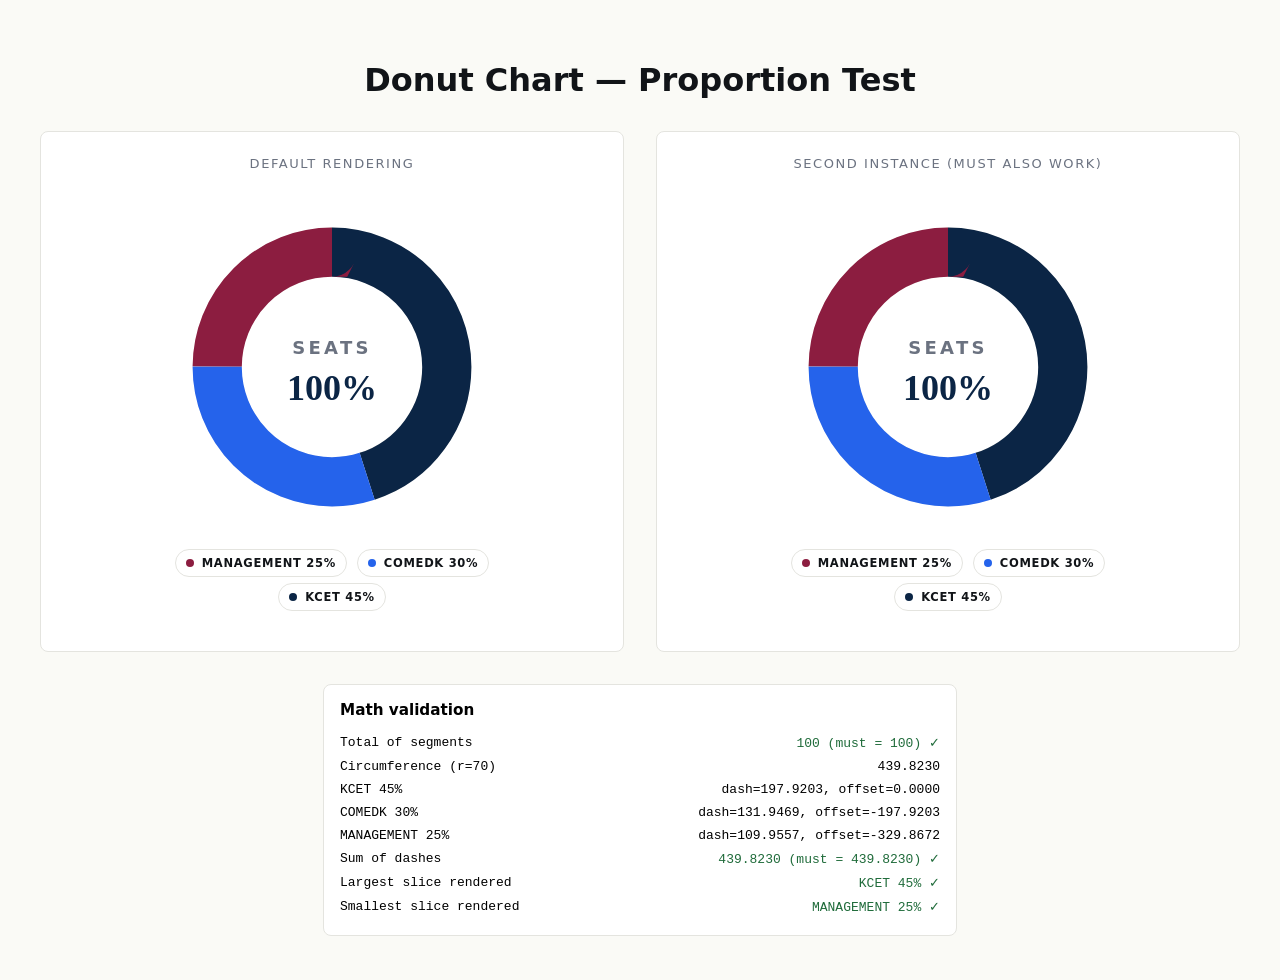
<file: donut-test.html>
<!DOCTYPE html>
<html lang="en">
<head>
<meta charset="UTF-8">
<meta name="viewport" content="width=device-width, initial-scale=1.0">
<title>Donut Chart Test</title>
<style>
  body {
    margin: 0;
    padding: 40px 20px;
    font-family: system-ui, sans-serif;
    background: #fafaf6;
    min-height: 100vh;
  }
  h1 { text-align: center; color: #111418; margin-bottom: 32px; }
  .test-grid {
    display: grid;
    grid-template-columns: repeat(auto-fit, minmax(360px, 1fr));
    gap: 32px;
    max-width: 1200px;
    margin: 0 auto;
  }
  .test-card {
    background: #fff;
    border: 1px solid #e4e4df;
    border-radius: 8px;
    padding: 24px;
  }
  .test-label {
    text-align: center;
    font-size: 13px;
    color: #6b7280;
    margin-bottom: 16px;
    letter-spacing: .12em;
    text-transform: uppercase;
  }
  .verify {
    margin: 32px auto 0;
    max-width: 600px;
    padding: 16px;
    background: #fff;
    border: 1px solid #e4e4df;
    border-radius: 8px;
    font-family: ui-monospace, monospace;
    font-size: 13px;
  }
  .verify h3 { margin: 0 0 12px; font-family: system-ui; }
  .verify .row { display: flex; justify-content: space-between; padding: 4px 0; }
  .verify .ok { color: #1f6b3a; }
  .verify .err { color: #b91c1c; }
</style>
</head>
<body>
<h1>Donut Chart — Proportion Test</h1>

<div class="test-grid">
  <div class="test-card">
    <div class="test-label">Default rendering</div>

    <!-- ===== RVCE Donut Chart (self-contained) ===== -->
    <div class="rv-donut">
      <div class="rv-donut__chart">
        <svg class="rv-donut__svg" viewBox="0 0 200 200" role="img" aria-label="Seat distribution donut chart">
          <title>Seat distribution: KCET 45%, COMEDK 30%, Management 25%</title>
          <g class="rv-donut__slices"></g>
          <text class="rv-donut__top"    x="100" y="92"  text-anchor="middle">SEATS</text>
          <text class="rv-donut__bottom" x="100" y="120" text-anchor="middle">100%</text>
        </svg>
      </div>

      <ul class="rv-donut__legend" aria-label="Chart legend">
        <li><span class="rv-donut__dot" style="background:#8c1d40"></span>MANAGEMENT 25%</li>
        <li><span class="rv-donut__dot" style="background:#2563eb"></span>COMEDK 30%</li>
        <li><span class="rv-donut__dot" style="background:#0b2545"></span>KCET 45%</li>
      </ul>
    </div>
  </div>

  <div class="test-card">
    <div class="test-label">Second instance (must also work)</div>
    <div class="rv-donut">
      <div class="rv-donut__chart">
        <svg class="rv-donut__svg" viewBox="0 0 200 200">
          <g class="rv-donut__slices"></g>
          <text class="rv-donut__top"    x="100" y="92"  text-anchor="middle">SEATS</text>
          <text class="rv-donut__bottom" x="100" y="120" text-anchor="middle">100%</text>
        </svg>
      </div>
      <ul class="rv-donut__legend">
        <li><span class="rv-donut__dot" style="background:#8c1d40"></span>MANAGEMENT 25%</li>
        <li><span class="rv-donut__dot" style="background:#2563eb"></span>COMEDK 30%</li>
        <li><span class="rv-donut__dot" style="background:#0b2545"></span>KCET 45%</li>
      </ul>
    </div>
  </div>
</div>

<div class="verify" id="verify"><h3>Math validation</h3><div id="verifyBody"></div></div>

<style>
  .rv-donut {
    --rv-mgmt:   #8c1d40;
    --rv-comedk: #2563eb;
    --rv-kcet:   #0b2545;
    --rv-ink:    #111418;
    --rv-muted:  #6b7280;
    --rv-rule:   #e4e4df;

    box-sizing: border-box;
    width: 100%;
    max-width: 360px;
    margin: 0 auto;
    padding: 16px;
    font-family: ui-sans-serif, -apple-system, BlinkMacSystemFont, "Segoe UI", Roboto, system-ui, sans-serif;
    color: var(--rv-ink);
  }
  .rv-donut *, .rv-donut *::before, .rv-donut *::after { box-sizing: border-box; }

  .rv-donut__chart {
    position: relative;
    width: 100%;
    aspect-ratio: 1 / 1;
  }
  .rv-donut__svg {
    width: 100%;
    height: 100%;
    display: block;
    overflow: visible;
  }

  .rv-donut__svg circle {
    fill: none;
    stroke-width: 30;
    transform: rotate(-90deg);
    transform-origin: 100px 100px;
    transition: stroke-width .25s ease, filter .25s ease;
    cursor: pointer;
  }
  .rv-donut__svg circle:hover {
    stroke-width: 33;
    filter: drop-shadow(0 6px 14px rgba(0,0,0,.18));
  }

  .rv-donut__top {
    font: 600 11px ui-sans-serif, system-ui, sans-serif;
    letter-spacing: .18em;
    fill: var(--rv-muted);
  }
  .rv-donut__bottom {
    font: 700 22px ui-serif, Georgia, "Times New Roman", serif;
    fill: var(--rv-kcet);
  }

  .rv-donut__legend {
    list-style: none;
    margin: 18px 0 0;
    padding: 0;
    display: flex;
    flex-wrap: wrap;
    justify-content: center;
    gap: 6px 10px;
  }
  .rv-donut__legend li {
    display: inline-flex;
    align-items: center;
    gap: 8px;
    padding: 6px 10px;
    border: 1px solid var(--rv-rule);
    border-radius: 999px;
    font-size: 11.5px;
    font-weight: 600;
    letter-spacing: .06em;
    text-transform: uppercase;
    color: var(--rv-ink);
    white-space: nowrap;
  }
  .rv-donut__dot {
    width: 8px; height: 8px;
    border-radius: 50%;
    flex-shrink: 0;
  }
</style>

<script>
(function () {
  const SEGMENTS = [
    { name: 'KCET',       value: 45, color: '#0b2545' },
    { name: 'COMEDK',     value: 30, color: '#2563eb' },
    { name: 'MANAGEMENT', value: 25, color: '#8c1d40' },
  ];

  const CX = 100, CY = 100, R = 70;
  const CIRCUMFERENCE = 2 * Math.PI * R;

  document.querySelectorAll('.rv-donut').forEach(root => {
    const group = root.querySelector('.rv-donut__slices');
    if (!group || group.dataset.rendered) return;

    const total = SEGMENTS.reduce((s, x) => s + x.value, 0);
    let cumulative = 0;

    const track = document.createElementNS('http://www.w3.org/2000/svg', 'circle');
    track.setAttribute('cx', CX);
    track.setAttribute('cy', CY);
    track.setAttribute('r', R);
    track.setAttribute('stroke', '#f3f1ea');
    track.style.cursor = 'default';
    track.style.pointerEvents = 'none';
    group.appendChild(track);

    SEGMENTS.forEach(seg => {
      const fraction = seg.value / total;
      const dash = fraction * CIRCUMFERENCE;
      const offset = -(cumulative / total) * CIRCUMFERENCE;

      const c = document.createElementNS('http://www.w3.org/2000/svg', 'circle');
      c.setAttribute('cx', CX);
      c.setAttribute('cy', CY);
      c.setAttribute('r', R);
      c.setAttribute('stroke', seg.color);
      c.setAttribute('stroke-dasharray', `${dash.toFixed(4)} ${(CIRCUMFERENCE - dash).toFixed(4)}`);
      c.setAttribute('stroke-dashoffset', offset.toFixed(4));
      c.setAttribute('data-segment', seg.name);
      c.setAttribute('data-percent', seg.value);

      const t = document.createElementNS('http://www.w3.org/2000/svg', 'title');
      t.textContent = `${seg.name} ${seg.value}%`;
      c.appendChild(t);
      group.appendChild(c);

      cumulative += seg.value;
    });

    group.dataset.rendered = '1';
  });

  // === Validation ===
  const body = document.getElementById('verifyBody');
  const total = SEGMENTS.reduce((s, x) => s + x.value, 0);
  const C = 2 * Math.PI * 70;
  const rows = [];
  rows.push(`<div class="row"><span>Total of segments</span><span class="${total === 100 ? 'ok' : 'err'}">${total} (must = 100) ${total===100?'✓':'✗'}</span></div>`);
  rows.push(`<div class="row"><span>Circumference (r=70)</span><span>${C.toFixed(4)}</span></div>`);
  let cum = 0;
  SEGMENTS.forEach(s => {
    const dash = (s.value / total) * C;
    rows.push(`<div class="row"><span>${s.name} ${s.value}%</span><span>dash=${dash.toFixed(4)}, offset=${(-cum/total*C).toFixed(4)}</span></div>`);
    cum += s.value;
  });
  const sumDashes = SEGMENTS.reduce((s,x) => s + (x.value/total)*C, 0);
  rows.push(`<div class="row"><span>Sum of dashes</span><span class="${Math.abs(sumDashes-C)<0.001 ? 'ok' : 'err'}">${sumDashes.toFixed(4)} (must = ${C.toFixed(4)}) ${Math.abs(sumDashes-C)<0.001?'✓':'✗'}</span></div>`);

  // Validate ordering by size in DOM
  const slices = document.querySelectorAll('.rv-donut__svg circle[data-segment]');
  const rendered = Array.from(slices).slice(0, 3).map(c => ({
    name: c.getAttribute('data-segment'),
    pct:  +c.getAttribute('data-percent')
  }));
  const largest = rendered.reduce((a,b)=>a.pct>=b.pct?a:b);
  const smallest = rendered.reduce((a,b)=>a.pct<=b.pct?a:b);
  rows.push(`<div class="row"><span>Largest slice rendered</span><span class="${largest.name==='KCET'?'ok':'err'}">${largest.name} ${largest.pct}% ${largest.name==='KCET'?'✓':'✗'}</span></div>`);
  rows.push(`<div class="row"><span>Smallest slice rendered</span><span class="${smallest.name==='MANAGEMENT'?'ok':'err'}">${smallest.name} ${smallest.pct}% ${smallest.name==='MANAGEMENT'?'✓':'✗'}</span></div>`);

  body.innerHTML = rows.join('');
})();
</script>
</body>
</html>
</file>
<file: style.css>
/* =========================================================
   RVCE — academic redesign
   Palette: navy / ink / paper / muted greys, single accent
   Type:    Source Serif (display) + Inter (text)
   ========================================================= */

:root {
  --ink:      #111418;
  --text:     #1f2328;
  --muted:    #4a5060;
  --subtle:   #6b7280;
  --rule:     #e4e4df;
  --rule-2:   #d6d6cf;
  --paper:    #fbfaf6;
  --surface:  #ffffff;
  --tint:     #f3f1ea;

  --navy:     #0b2545;
  --navy-2:   #13315c;
  --navy-3:   #1d4172;
  --accent:   #8c1d40;
  --good:     #1f6b3a;

  /* === Quota palette — single source of truth ===
     Pie-chart slices, legend dots, and percent badges all read from these.
     Change a value here and every linked element updates automatically. */
  --quota-management:     #8c1d40;
  --quota-management-rgb: 140 29 64;
  --quota-comedk:         #1d4172;
  --quota-comedk-rgb:     29 65 114;
  --quota-kcet:           #0b2545;
  --quota-kcet-rgb:       11 37 69;

  --container: 1180px;
  --gutter:    24px;
  --radius:    4px;
  --radius-lg: 8px;

  --shadow-1: 0 1px 0 rgba(17,20,24,.04);
  --shadow-2: 0 8px 24px rgba(11,37,69,.06);

  --serif: "Source Serif 4","Source Serif Pro", Georgia, "Times New Roman", serif;
  --sans:  "Inter", -apple-system, BlinkMacSystemFont, "Segoe UI", Roboto, system-ui, sans-serif;
  --mono:  "JetBrains Mono", "IBM Plex Mono", "SF Mono", Menlo, monospace;
}

/* ---------- Reset ---------- */
*,*::before,*::after { box-sizing: border-box; }
html,body { margin:0; padding:0; }
html { -webkit-text-size-adjust:100%; scroll-behavior:smooth; }
body {
  font-family: var(--sans);
  font-size: 16px;
  line-height: 1.65;
  color: var(--text);
  background: var(--paper);
  -webkit-font-smoothing: antialiased;
  -moz-osx-font-smoothing: grayscale;
}
img,svg { display:block; max-width:100%; }
button { font: inherit; cursor:pointer; }
a { color: var(--navy); text-decoration: none; }
a:hover { text-decoration: underline; text-underline-offset: 3px; }
::selection { background: var(--navy); color:#fff; }

.container {
  width: 100%;
  max-width: var(--container);
  margin: 0 auto;
  padding: 0 var(--gutter);
}

/* ---------- Navbar ---------- */
.navbar {
  position: sticky;
  top: 0;
  z-index: 50;
  background: var(--surface);
  border-bottom: 1px solid var(--rule);
  width: 100%;
  box-shadow: none;
}
.navbar-content {
  display: flex;
  align-items: center;
  height: 76px;
  padding: 0;
  position: relative;
}
.nav-left {
  display: flex;
  align-items: center;
  gap: 14px;
  flex-shrink: 0;
}
.logo-img {
  width: 38px; height: 38px;
  object-fit: contain;
  transition: none;
}
.logo-img:hover { transform: none; }
.logo-text {
  font-family: var(--serif);
  font-weight: 700;
  font-size: 22px;
  letter-spacing: .04em;
  color: var(--navy);
  margin: 0;
}
.nav-links {
  display: flex;
  gap: 40px;
  list-style: none;
  margin: 0 auto;
  padding: 0;
  position: static;
  transform: none;
}
.nav-links li {
  cursor: pointer;
  color: var(--text);
  font-size: 13.5px;
  font-weight: 500;
  letter-spacing: .12em;
  text-transform: uppercase;
  padding: 28px 0;
  position: relative;
  transition: color .15s;
  white-space: nowrap;
}
.nav-links li:hover { color: var(--navy); }
.nav-links li.active { color: var(--navy); font-weight: 600; }
.nav-links li.active::after {
  content: "";
  position: absolute;
  left: 0; right: 0; bottom: -1px;
  height: 2px;
  background: var(--navy);
  width: auto;
  border-radius: 0;
}
.nav-right {
  margin-left: auto;
  flex-shrink: 0;
  display: flex;
  align-items: center;
  gap: 12px;
}

/* ---------- Navbar search ---------- */
.nav-search {
  display: flex;
  align-items: center;
  gap: 8px;
  height: 38px;
  padding: 0 12px;
  background: var(--paper);
  border: 1px solid var(--rule-2);
  border-radius: 999px;
  width: 240px;
  transition: border-color .18s, box-shadow .18s, background-color .18s, width .25s ease;
}
.nav-search:hover {
  background: var(--surface);
  border-color: #c8c8c1;
}
.nav-search:focus-within {
  background: var(--surface);
  border-color: var(--navy);
  box-shadow: 0 0 0 3px rgba(11,37,69,.12);
  width: 280px;
}
.nav-search-icon {
  width: 16px;
  height: 16px;
  color: var(--subtle);
  flex-shrink: 0;
  transition: color .18s;
}
.nav-search:focus-within .nav-search-icon { color: var(--navy); }
.nav-search input {
  flex: 1;
  min-width: 0;
  background: transparent;
  border: none;
  outline: none;
  padding: 0;
  font: 500 13.5px var(--sans);
  color: var(--ink);
  letter-spacing: .01em;
}
.nav-search input::placeholder { color: var(--subtle); font-weight: 500; }
.nav-search input::-webkit-search-cancel-button { display: none; }
.nav-search-clear {
  width: 22px; height: 22px;
  background: transparent;
  border: none;
  border-radius: 50%;
  color: var(--subtle);
  cursor: pointer;
  display: none;
  align-items: center;
  justify-content: center;
  padding: 0;
  flex-shrink: 0;
  transition: background .15s, color .15s;
}
.nav-search-clear svg { width: 14px; height: 14px; }
.nav-search-clear:hover { background: var(--tint); color: var(--ink); }
.nav-search.has-value .nav-search-clear { display: inline-flex; }

@media (max-width: 1100px) {
  .nav-search { width: 200px; }
  .nav-search:focus-within { width: 240px; }
}
@media (max-width: 900px) {
  .nav-search { width: 180px; }
  .nav-search:focus-within { width: 200px; }
}
@media (max-width: 560px) {
  .nav-search input { display: none; }
  .nav-search { width: 38px; padding: 0; justify-content: center; }
  .nav-search:focus-within { width: 38px; }
  .nav-search-clear { display: none !important; }
}

.hamburger {
  display: none;
  width: 40px; height: 40px;
  background: transparent;
  border: 1px solid var(--rule);
  border-radius: var(--radius);
  flex-direction: column;
  align-items: center;
  justify-content: center;
  gap: 5px;
  padding: 0;
  cursor: pointer;
  transition: background .15s;
}
.hamburger:hover { background: var(--tint); }
.hamburger span {
  width: 18px; height: 1.5px;
  background: var(--ink);
  display: block;
  transition: transform .25s, opacity .2s;
  transform-origin: 50%;
  border-radius: 0;
}
.hamburger.open span:first-child  { transform: translateY(6.5px) rotate(45deg); }
.hamburger.open span:nth-child(2) { opacity: 0; }
.hamburger.open span:nth-child(3) { transform: translateY(-6.5px) rotate(-45deg); }

.mobile-menu {
  display: none;
  background: var(--surface);
  border-top: 1px solid var(--rule);
  max-height: 0;
  overflow: hidden;
  transition: max-height .25s ease;
  box-shadow: none;
}
.mobile-menu.visible { max-height: 360px; }
.mobile-links { list-style: none; margin: 0; padding: 8px 0 16px; }
.mobile-links li {
  padding: 14px 24px;
  font-size: 13px;
  font-weight: 500;
  letter-spacing: .12em;
  text-transform: uppercase;
  color: var(--text);
  border-left: 2px solid transparent;
  cursor: pointer;
  transition: background .15s, border-color .15s, color .15s;
}
.mobile-links li:hover {
  background: var(--tint);
  border-left-color: var(--navy);
  color: var(--navy);
}

@media (max-width: 900px) {
  .nav-links { display: none; }
  .hamburger { display: flex; }
  .mobile-menu { display: block; }
}

/* ---------- Section primitives ---------- */
section { padding: 72px 0; background: var(--paper); }
section + section { border-top: 1px solid var(--rule); }

h1,h2,h3,h4 {
  font-family: var(--serif);
  color: var(--ink);
  font-weight: 600;
  line-height: 1.18;
  letter-spacing: -0.01em;
  margin: 0;
}

/* ---------- Buttons ---------- */
.btn-primary, .btn-secondary {
  display: inline-flex;
  align-items: center;
  justify-content: center;
  height: 48px;
  padding: 0 24px;
  font: 500 13.5px/1 var(--sans);
  letter-spacing: .12em;
  text-transform: uppercase;
  border-radius: var(--radius);
  border: 1px solid transparent;
  cursor: pointer;
  text-decoration: none;
  box-shadow: none;
  transition: background .15s, color .15s, border-color .15s;
  background: transparent;
}
.btn-primary {
  background: var(--navy);
  color: #fff;
  border-color: var(--navy);
}
.btn-primary:hover {
  background: var(--navy-2);
  border-color: var(--navy-2);
  color: #fff;
  transform: none;
  box-shadow: none;
  text-decoration: none;
}
.btn-secondary {
  color: var(--navy);
  border-color: var(--navy);
  background: transparent;
}
.btn-secondary:hover {
  background: var(--navy);
  color: #fff;
  transform: none;
  text-decoration: none;
}

/* ---------- Hero (v2 — image background + finder card) ---------- */
.hero {
  position: relative;
  background: #0a1428;
  background-size: cover;
  background-position: center 38%;
  background-repeat: no-repeat;
  border-bottom: 1px solid var(--rule);
  overflow: hidden;
  padding: 0;
  isolation: isolate;
}
.hero::before { content: none; }

.hero-overlay {
  position: absolute;
  inset: 0;
  z-index: 1;
  background:
    linear-gradient(105deg,
      rgba(11,37,69,.92) 0%,
      rgba(11,37,69,.78) 35%,
      rgba(17,20,24,.55) 65%,
      rgba(0,0,0,.35) 100%),
    linear-gradient(180deg, rgba(0,0,0,0) 70%, rgba(0,0,0,.5) 100%);
  pointer-events: none;
}
.hero-grain {
  position: absolute;
  inset: 0;
  z-index: 2;
  background-image: radial-gradient(rgba(255,255,255,.06) 1px, transparent 1px);
  background-size: 3px 3px;
  pointer-events: none;
  opacity: .5;
}

/* ---- Glow orbs ---- */
.hero-glow {
  position: absolute;
  border-radius: 50%;
  filter: blur(80px);
  pointer-events: none;
  z-index: 1;
  will-change: transform, opacity;
}
.hero-glow--1 {
  width: 460px; height: 460px;
  top: -140px; left: -160px;
  background: radial-gradient(circle, rgba(140,29,64,.55), transparent 65%);
  animation: heroGlowDrift 14s ease-in-out infinite alternate;
}
.hero-glow--2 {
  width: 540px; height: 540px;
  bottom: -200px; right: -180px;
  background: radial-gradient(circle, rgba(176,139,62,.32), transparent 65%);
  animation: heroGlowDrift2 18s ease-in-out infinite alternate;
}
@keyframes heroGlowDrift  { from { transform: translate(0,0) scale(1); }    to { transform: translate(40px,30px) scale(1.08); } }
@keyframes heroGlowDrift2 { from { transform: translate(0,0) scale(1); }    to { transform: translate(-30px,-20px) scale(1.05); } }

/* ---- Decorative SVG corner ---- */
.hero-dots {
  position: absolute;
  top: 24px; right: 28px;
  width: 130px; height: 130px;
  z-index: 2;
  pointer-events: none;
  opacity: .9;
}
.hero-corner-line {
  position: absolute;
  bottom: 100px; left: 24px;
  width: 80px; height: 80px;
  z-index: 2;
  pointer-events: none;
}

/* ---- Floating credential pills ---- */
.hero-credential {
  position: absolute;
  z-index: 4;
  display: flex;
  align-items: center;
  gap: 12px;
  padding: 12px 18px 12px 14px;
  background: rgba(255,255,255,.96);
  border-radius: 12px;
  box-shadow: 0 12px 32px -8px rgba(0,0,0,.45), 0 2px 4px rgba(0,0,0,.1);
  pointer-events: none;
  white-space: nowrap;
}
.hero-credential .cred-icon {
  display: inline-flex;
  align-items: center;
  justify-content: center;
  width: 32px; height: 32px;
  border-radius: 50%;
  background: linear-gradient(135deg, var(--accent), #6b1530);
  color: #fff;
  font-size: 14px;
  font-weight: 700;
  flex-shrink: 0;
  box-shadow: 0 2px 6px rgba(140,29,64,.4);
}
.hero-credential .cred-text { display: flex; flex-direction: column; line-height: 1.2; }
.hero-credential .cred-text strong {
  font-family: var(--serif);
  font-size: 13.5px;
  font-weight: 700;
  color: var(--ink);
  letter-spacing: -.005em;
}
.hero-credential .cred-text span {
  font-family: var(--sans);
  font-size: 10.5px;
  font-weight: 500;
  color: var(--muted);
  letter-spacing: .04em;
  margin-top: 2px;
}
.hero-credential--1 {
  top: 24%;
  right: 38%;
  animation: credBob1 6s ease-in-out infinite alternate;
}
.hero-credential--2 {
  bottom: 22%;
  left: 46%;
  animation: credBob2 7s ease-in-out infinite alternate;
}
.hero-credential--2 .cred-icon {
  background: linear-gradient(135deg, var(--good), #14502a);
  box-shadow: 0 2px 6px rgba(31,107,58,.4);
}
@keyframes credBob1 { from { transform: translateY(0) rotate(-1.5deg); } to { transform: translateY(-12px) rotate(0deg); } }
@keyframes credBob2 { from { transform: translateY(0) rotate(1.2deg); }  to { transform: translateY(-10px) rotate(-0.5deg); } }

@media (max-width: 1280px) {
  .hero-credential--1, .hero-credential--2 { display: none; }
}

.hero-content {
  display: block;
  max-width: var(--container);
  margin: 0 auto;
  padding: 96px var(--gutter) 110px;
  position: relative;
  z-index: 3;
}
.hero-left {
  max-width: 640px;
  color: #fff;
}

/* ---- Cascading text entrance ---- */
.hero-badge,
.hero-subtitle,
.hero-desc,
.hero-buttons,
.hero-stats {
  opacity: 0;
  animation-fill-mode: forwards;
  animation-timing-function: cubic-bezier(.2,.7,.2,1);
}
.hero-badge {
  animation-name: heroSlide;
  animation-duration: .6s;
  animation-delay: .05s;
}
.hero-subtitle[data-anim="wipe"] {
  animation-name: heroWipe;
  animation-duration: .9s;
  animation-delay: .85s;
  clip-path: inset(0 100% 0 0);
}
.hero-desc { /* base hidden state; words animate in via JS */
  opacity: 1;
}
.hero-desc[data-anim="words"] .word {
  display: inline-block;
  opacity: 0;
  transform: translateY(10px);
  filter: blur(4px);
  animation: heroWordIn .55s cubic-bezier(.2,.7,.2,1) forwards;
}
.hero-buttons {
  animation-name: heroSlide;
  animation-duration: .6s;
  animation-delay: 1.85s;
}
.hero-stats {
  animation-name: heroSlide;
  animation-duration: .6s;
  animation-delay: 2.05s;
}

@keyframes heroSlide {
  from { opacity: 0; transform: translateY(12px); }
  to   { opacity: 1; transform: translateY(0); }
}
@keyframes heroWipe {
  from { opacity: 0; clip-path: inset(0 100% 0 0); transform: translateY(6px); }
  to   { opacity: 1; clip-path: inset(0 0 0 0);   transform: translateY(0); }
}
@keyframes heroWordIn {
  to { opacity: 1; transform: translateY(0); filter: blur(0); }
}

@media (prefers-reduced-motion: reduce) {
  .hero-badge,
  .hero-subtitle,
  .hero-desc,
  .hero-desc .word,
  .hero-buttons,
  .hero-stats {
    opacity: 1 !important;
    transform: none !important;
    clip-path: none !important;
    filter: none !important;
    animation: none !important;
  }
}

.hero-badge {
  display: inline-flex;
  align-items: center;
  gap: 10px;
  font-size: 11px;
  font-weight: 600;
  letter-spacing: .2em;
  text-transform: uppercase;
  color: #fff;
  background: rgba(255,255,255,.08);
  backdrop-filter: blur(6px);
  -webkit-backdrop-filter: blur(6px);
  border: 1px solid rgba(255,255,255,.22);
  border-radius: 999px;
  padding: 7px 14px;
  margin-bottom: 22px;
}
.hero-badge span {
  width: 6px; height: 6px;
  background: #b08b3e;
  border-radius: 50%;
  box-shadow: 0 0 0 0 rgba(176,139,62,.6);
  animation: heroPulse 2s ease-out infinite;
}
@keyframes heroPulse {
  0%   { box-shadow: 0 0 0 0   rgba(176,139,62,.6); }
  70%  { box-shadow: 0 0 0 8px rgba(176,139,62,0); }
  100% { box-shadow: 0 0 0 0   rgba(176,139,62,0); }
}

.hero-title {
  font-family: var(--serif);
  font-size: clamp(56px, 8.5vw, 104px);
  font-weight: 600;
  letter-spacing: -.025em;
  line-height: .92;
  color: #fff;
  margin: 0 0 22px;
  text-shadow: 0 2px 24px rgba(0,0,0,.25);
  display: block;
  position: relative;
  width: max-content;
  max-width: 100%;
}
.hero-title-text {
  display: inline-block;
  color: #fff;
  position: relative;
  z-index: 2;
  perspective: 800px;
}
.hero-title-text .letter {
  display: inline-block;
  color: #fff;
  opacity: 0;
  transform: translateY(.55em) rotateX(-65deg);
  transform-origin: 50% 100%;
  animation: heroLetterRise 1s cubic-bezier(.2,.7,.2,1) forwards;
  animation-delay: calc(.18s + var(--i, 0) * .11s);
  text-shadow: 0 2px 24px rgba(0,0,0,.25);
  will-change: transform, opacity;
}
@keyframes heroLetterRise {
  to { opacity: 1; transform: translateY(0) rotateX(0); }
}
.hero-title-text::after {
  content: "";
  position: absolute;
  inset: 0;
  background: linear-gradient(120deg, transparent 30%, rgba(255,255,255,.55) 50%, transparent 70%);
  background-size: 200% 100%;
  background-position: 200% 0;
  -webkit-background-clip: text;
          background-clip: text;
  -webkit-text-fill-color: transparent;
  pointer-events: none;
  animation: heroTitleShimmer 5s ease-in-out 2.4s infinite;
}
@keyframes heroTitleShimmer {
  0%   { background-position: 200% 0; }
  60%  { background-position: -100% 0; }
  100% { background-position: -100% 0; }
}
@media (prefers-reduced-motion: reduce) {
  .hero-title-text .letter {
    opacity: 1 !important;
    transform: none !important;
    animation: none !important;
  }
}
.hero-title-flourish {
  position: absolute;
  left: 4px;
  bottom: -10px;
  width: 90%;
  height: 14px;
  pointer-events: none;
  stroke-dasharray: 280;
  stroke-dashoffset: 280;
  animation: heroFlourish 1.2s .85s cubic-bezier(.2,.7,.2,1) forwards;
}
@keyframes heroFlourish {
  to { stroke-dashoffset: 0; }
}
.hero-subtitle {
  font-family: var(--serif);
  font-size: clamp(20px, 2.2vw, 26px);
  font-weight: 400;
  font-style: italic;
  color: #f4e7c1;
  margin: 0 0 18px;
  line-height: 1.3;
  max-width: 480px;
}
.hero-desc {
  font-size: 16px;
  line-height: 1.7;
  color: rgba(255,255,255,.82);
  margin: 0 0 30px;
  max-width: 500px;
}
.hero-buttons {
  display: flex;
  gap: 12px;
  flex-wrap: wrap;
  margin-bottom: 40px;
}
.hero .btn-primary {
  position: relative;
  overflow: hidden;
  background: var(--accent);
  border-color: var(--accent);
  color: #fff;
  box-shadow: 0 6px 20px rgba(140,29,64,.35);
  gap: 10px;
}
.hero .btn-primary svg {
  transition: transform .3s ease;
}
.hero .btn-primary:hover {
  background: #6e1530;
  border-color: #6e1530;
  color: #fff;
  transform: translateY(-1px);
  box-shadow: 0 10px 24px rgba(140,29,64,.45);
}
.hero .btn-primary:hover svg { transform: translateX(4px); }
.hero .btn-primary::before {
  content: "";
  position: absolute;
  top: 0; left: -100%;
  width: 100%; height: 100%;
  background: linear-gradient(90deg, transparent, rgba(255,255,255,.25), transparent);
  transition: left .6s ease;
}
.hero .btn-primary:hover::before { left: 100%; }
.hero .btn-secondary {
  background: transparent;
  border-color: rgba(255,255,255,.45);
  color: #fff;
}
.hero .btn-secondary:hover {
  background: rgba(255,255,255,.1);
  border-color: #fff;
  color: #fff;
}

/* Stats row */
.hero-stats {
  display: flex;
  align-items: center;
  gap: 20px;
  padding-top: 24px;
  border-top: 1px solid rgba(255,255,255,.18);
  max-width: 540px;
}
.hero-stat { display: flex; flex-direction: column; gap: 2px; }
.hero-stat strong {
  font-family: var(--serif);
  font-size: 26px;
  font-weight: 600;
  color: #fff;
  line-height: 1;
  letter-spacing: -.01em;
}
.hero-stat span {
  font-size: 11px;
  font-weight: 600;
  letter-spacing: .12em;
  text-transform: uppercase;
  color: rgba(255,255,255,.65);
}
.hero-stat-divider {
  width: 1px;
  align-self: stretch;
  background: rgba(255,255,255,.18);
}

/* ---------- Finder card (right column) ---------- */
.hero-finder {
  background: #ffffff;
  border-radius: 14px;
  padding: 28px 28px 24px;
  box-shadow:
    0 1px 0 rgba(255,255,255,.4) inset,
    0 24px 60px -12px rgba(0,0,0,.45),
    0 8px 20px -8px rgba(0,0,0,.3);
  position: relative;
  z-index: 4;
  animation: heroFinderIn .5s .1s ease-out both;
  transition: transform .35s cubic-bezier(.2,.8,.2,1), box-shadow .35s ease;
}
.hero-finder:hover {
  transform: translateY(-4px);
  box-shadow:
    0 1px 0 rgba(255,255,255,.5) inset,
    0 32px 70px -10px rgba(0,0,0,.5),
    0 12px 24px -10px rgba(0,0,0,.35);
}
@keyframes heroFinderIn {
  from { opacity: 0; transform: translateY(14px); }
  to   { opacity: 1; transform: translateY(0); }
}
.hero-finder::before {
  content: "";
  position: absolute;
  top: -1px; left: -1px; right: -1px;
  height: 4px;
  background: linear-gradient(90deg, var(--accent), #b08b3e);
  border-radius: 14px 14px 0 0;
}

.finder-trust {
  display: inline-flex;
  align-items: center;
  gap: 8px;
  font-size: 11px;
  font-weight: 600;
  letter-spacing: .14em;
  text-transform: uppercase;
  color: var(--good);
  background: #e8f3ec;
  border-radius: 999px;
  padding: 5px 12px;
  margin-bottom: 14px;
}
.finder-pulse {
  width: 7px; height: 7px;
  border-radius: 50%;
  background: var(--good);
  position: relative;
}
.finder-pulse::after {
  content: "";
  position: absolute;
  inset: -3px;
  border-radius: 50%;
  border: 2px solid var(--good);
  opacity: .6;
  animation: finderPulse 2s ease-out infinite;
}
@keyframes finderPulse {
  0%   { transform: scale(.8); opacity: .6; }
  100% { transform: scale(1.6); opacity: 0; }
}

.finder-title {
  font-family: var(--serif);
  font-size: 22px;
  font-weight: 600;
  color: var(--ink);
  margin: 0 0 4px;
  letter-spacing: -.005em;
}
.finder-sub {
  font-family: var(--sans);
  font-size: 13.5px;
  color: var(--muted);
  margin: 0 0 18px;
  line-height: 1.5;
}
.finder-form {
  display: flex;
  flex-direction: column;
  gap: 12px;
}
.finder-field {
  display: flex;
  flex-direction: column;
  gap: 5px;
}
.finder-field span {
  font-size: 11px;
  font-weight: 600;
  letter-spacing: .1em;
  text-transform: uppercase;
  color: var(--subtle);
}
.finder-field select {
  appearance: none;
  -webkit-appearance: none;
  background:
    url("data:image/svg+xml;utf8,<svg xmlns='http://www.w3.org/2000/svg' width='12' height='8' viewBox='0 0 12 8'><path fill='none' stroke='%230b2545' stroke-width='1.6' stroke-linecap='round' stroke-linejoin='round' d='M1 1.5l5 5 5-5'/></svg>") no-repeat right 14px center,
    #fbfaf6;
  border: 1px solid var(--rule-2);
  border-radius: 8px;
  padding: 11px 36px 11px 14px;
  font: 500 14.5px var(--sans);
  color: var(--ink);
  cursor: pointer;
  transition: border-color .15s, box-shadow .15s, background-color .15s;
}
.finder-field select:hover { background-color: #f3f1ea; }
.finder-field select:focus {
  outline: none;
  border-color: var(--navy);
  box-shadow: 0 0 0 3px rgba(11,37,69,.12);
  background-color: #fff;
}

.finder-btn {
  margin-top: 6px;
  background: var(--navy);
  color: #fff;
  border: 1px solid var(--navy);
  border-radius: 8px;
  height: 50px;
  font: 600 13px var(--sans);
  letter-spacing: .14em;
  text-transform: uppercase;
  cursor: pointer;
  transition: background .15s, transform .15s, box-shadow .15s;
  box-shadow: 0 6px 16px rgba(11,37,69,.25);
}
.finder-btn:hover {
  background: var(--navy-2);
  transform: translateY(-1px);
  box-shadow: 0 10px 22px rgba(11,37,69,.35);
}

.finder-foot {
  display: flex;
  align-items: center;
  gap: 8px;
  margin-top: 14px;
  padding-top: 14px;
  border-top: 1px solid var(--rule);
  font-size: 12px;
  color: var(--muted);
  font-weight: 500;
  line-height: 1.4;
}
.finder-foot-icon {
  display: inline-flex;
  align-items: center;
  justify-content: center;
  width: 16px; height: 16px;
  border-radius: 50%;
  background: var(--good);
  color: #fff;
  font-size: 10px;
  font-weight: 800;
  flex-shrink: 0;
}

/* ---------- Scroll indicator ---------- */
.hero-scroll {
  position: absolute;
  left: 50%;
  bottom: 22px;
  transform: translateX(-50%);
  z-index: 3;
  display: flex;
  flex-direction: column;
  align-items: center;
  gap: 8px;
  text-decoration: none;
  color: rgba(255,255,255,.6);
  transition: color .2s;
}
.hero-scroll:hover { color: #fff; text-decoration: none; }
.hero-scroll-line {
  width: 1px;
  height: 28px;
  background: linear-gradient(180deg, rgba(255,255,255,.7), rgba(255,255,255,0));
  position: relative;
  overflow: hidden;
}
.hero-scroll-line::after {
  content: "";
  position: absolute;
  top: -28px; left: 0;
  width: 1px; height: 14px;
  background: #fff;
  animation: scrollDot 2s ease-in-out infinite;
}
@keyframes scrollDot {
  0%   { transform: translateY(0); opacity: 1; }
  100% { transform: translateY(48px); opacity: 0; }
}
.hero-scroll-text {
  font-size: 9.5px;
  font-weight: 700;
  letter-spacing: .25em;
}

/* ---------- Marquee ticker bar ---------- */
.hero-marquee {
  position: absolute;
  left: 0; right: 0; bottom: 0;
  z-index: 5;
  background: linear-gradient(90deg, rgba(11,37,69,.92), rgba(17,20,24,.88));
  border-top: 1px solid rgba(176,139,62,.35);
  border-bottom: 3px solid var(--accent);
  overflow: hidden;
  height: 40px;
  display: flex;
  align-items: center;
  -webkit-mask-image: linear-gradient(90deg, transparent, #000 6%, #000 94%, transparent);
          mask-image: linear-gradient(90deg, transparent, #000 6%, #000 94%, transparent);
}
.hero-marquee-track {
  display: flex;
  gap: 32px;
  white-space: nowrap;
  animation: heroMarquee 38s linear infinite;
  will-change: transform;
}
.hero-marquee-track span {
  font-family: var(--sans);
  font-size: 11.5px;
  font-weight: 700;
  letter-spacing: .22em;
  color: rgba(255,255,255,.85);
  text-transform: uppercase;
}
.hero-marquee-track span:first-child,
.hero-marquee-track span:nth-child(8) { color: #b08b3e; }
@keyframes heroMarquee {
  from { transform: translateX(0); }
  to   { transform: translateX(-50%); }
}

/* ---------- Hero responsive ---------- */
@media (max-width: 992px) {
  .hero-content {
    grid-template-columns: 1fr;
    padding: 64px var(--gutter) 80px;
    gap: 40px;
  }
  .hero-stats { max-width: 100%; }
  .hero-finder { padding: 24px; }
  .hero-title { font-size: clamp(48px, 11vw, 80px); }
  .hero-title-flourish { width: 70%; }
  .hero-scroll { display: none; }
  .hero-dots { width: 90px; height: 90px; opacity: .5; }
  .hero-corner-line { display: none; }
}
@media (max-width: 600px) {
  .hero-content { padding: 48px var(--gutter) 76px; }
  .hero-stats {
    flex-wrap: wrap;
    gap: 16px;
  }
  .hero-stat-divider { display: none; }
  .hero-stat strong { font-size: 22px; }
  .hero-stat span { font-size: 10px; }
  .hero-buttons { flex-direction: column; gap: 10px; width: 100%; }
  .hero .btn-primary, .hero .btn-secondary { width: 100%; }
  .finder-title { font-size: 20px; }
  .hero-marquee { height: 32px; }
  .hero-marquee-track span { font-size: 10px; letter-spacing: .18em; }
  .hero-glow { filter: blur(60px); }
}

/* ---------- ADMISSION (chart + quotas) ---------- */
.admission { background: var(--paper); padding: 72px 0; }
.admission-header {
  text-align: center;
  margin: 0 auto 48px;
  max-width: 720px;
}
.admission-header h2 {
  font-family: var(--serif);
  font-size: clamp(28px, 3.4vw, 40px);
  font-weight: 600;
  color: var(--ink);
  letter-spacing: -.01em;
  text-transform: none;
}
.admission-header p {
  color: var(--muted);
  font-size: 17px;
  margin-top: 12px;
  line-height: 1.6;
}

.admission-content {
  display: grid;
  grid-template-columns: 1fr 1fr;
  gap: 32px;
  align-items: stretch;
}
.left-chart {
  background: var(--surface);
  border: 1px solid var(--rule);
  border-radius: var(--radius-lg);
  padding: 40px 32px;
  text-align: center;
  box-shadow: var(--shadow-1);
  flex: 1;
}
.left-chart h3 {
  font-family: var(--sans);
  font-size: 12px;
  font-weight: 700;
  letter-spacing: .16em;
  text-transform: uppercase;
  color: var(--navy);
}
.sub {
  font-family: var(--mono);
  font-size: 12px;
  color: var(--subtle);
  margin-top: 8px;
  letter-spacing: .02em;
}
.chart-wrapper {
  position: relative;
  display: flex;
  justify-content: center;
  align-items: center;
  margin: 32px 0 16px;
  filter: none;
}
.center-circle {
  position: absolute;
  top: 50%;
  left: 50%;
  transform: translate(-50%, -50%);
  width: 96px; height: 96px;
  border-radius: 50%;
  background: var(--surface);
  border: 1px solid var(--rule-2);
  display: flex; flex-direction: column;
  align-items: center; justify-content: center;
  transition: border-color .25s;
  box-shadow: none;
}
.center-circle.active {
  transform: translate(-50%, -50%);
  border-color: var(--navy);
  box-shadow: none;
}
.center-circle span {
  color: var(--subtle);
  font-family: var(--sans);
  font-size: 10px;
  font-weight: 600;
  letter-spacing: .14em;
  text-transform: uppercase;
}
.center-circle strong {
  color: var(--navy);
  font-family: var(--serif);
  font-size: 22px;
  font-weight: 600;
  margin-top: 4px;
}
.legend {
  display: flex;
  justify-content: center;
  gap: 8px;
  margin-top: 24px;
  flex-wrap: wrap;
}
.legend-item {
  display: inline-flex;
  align-items: center;
  gap: 8px;
  padding: 8px 12px;
  border-radius: var(--radius);
  font-family: var(--sans);
  font-size: 11.5px;
  font-weight: 600;
  letter-spacing: .08em;
  text-transform: uppercase;
  color: var(--text);
  border: 1px solid var(--rule);
  background: transparent;
  cursor: pointer;
  user-select: none;
  -webkit-user-select: none;
  transition: background .15s, border-color .15s;
}
.legend-item:hover, .legend-item.active {
  background: var(--tint);
  border-color: var(--rule-2);
  transform: none;
}
.dot {
  width: 8px; height: 8px;
  border-radius: 50%;
  box-shadow: none;
  transition: none;
}
.legend-item:hover .dot, .legend-item.active .dot {
  transform: none;
  box-shadow: none;
}
.hint {
  font-size: 12px;
  font-style: italic;
  color: var(--subtle);
  margin-top: 16px;
}
.right-cards {
  display: flex;
  flex-direction: column;
  gap: 16px;
  flex: 1;
}
.quota-card {
  background: var(--surface);
  border: 1px solid var(--rule);
  border-left: 3px solid var(--navy);
  border-radius: var(--radius-lg);
  display: flex;
  align-items: center;
  gap: 24px;
  padding: 24px 28px;
  box-shadow: var(--shadow-1);
  transition: border-color .15s, transform .15s;
  cursor: pointer;
  flex: 1;
}
.quota-card:hover, .quota-card.active {
  background: var(--surface);
  border-color: var(--rule-2);
  border-left-color: var(--accent);
  transform: none;
  box-shadow: var(--shadow-2);
}
.percent-wrapper {
  /* Default values — overridden per quota below via [data-key] */
  --badge-color: var(--navy);
  --badge-rgb:   var(--quota-kcet-rgb);

  width: 68px; height: 68px;
  border-radius: 50%;
  background: var(--badge-color);
  border: 1px solid var(--badge-color);
  display: flex; align-items: center; justify-content: center;
  flex-shrink: 0;
  box-shadow:
    0 0 0 4px rgba(var(--badge-rgb) / .12),
    0 6px 14px -4px rgba(var(--badge-rgb) / .35);
  transition: box-shadow .2s ease, transform .2s ease, filter .2s ease;
}
.quota-card[data-key="MANAGEMENT"] .percent-wrapper {
  --badge-color: var(--quota-management);
  --badge-rgb:   var(--quota-management-rgb);
}
.quota-card[data-key="COMEDK"] .percent-wrapper {
  --badge-color: var(--quota-comedk);
  --badge-rgb:   var(--quota-comedk-rgb);
}
.quota-card[data-key="KCET"] .percent-wrapper {
  --badge-color: var(--quota-kcet);
  --badge-rgb:   var(--quota-kcet-rgb);
}
.quota-card:hover .percent-wrapper,
.quota-card.active .percent-wrapper {
  transform: scale(1.04);
  filter: brightness(1.08);
  box-shadow:
    0 0 0 6px rgba(var(--badge-rgb) / .18),
    0 10px 22px -6px rgba(var(--badge-rgb) / .5);
}
.percent {
  font-family: var(--serif);
  font-size: 22px;
  font-weight: 700;
  color: #ffffff !important;
  letter-spacing: -.01em;
  text-shadow: 0 1px 2px rgba(0,0,0,.18);
  transition: none;
}
.quota-card:hover .percent,
.quota-card.active .percent {
  color: #ffffff !important;
}
.quota-text h4 {
  font-family: var(--sans);
  font-size: 12px;
  font-weight: 700;
  letter-spacing: .14em;
  text-transform: uppercase;
  color: var(--navy);
  margin-bottom: 8px;
  transition: color .15s;
}
.quota-card:hover .quota-text h4, .quota-card.active .quota-text h4 { color: var(--ink); }
.quota-text p {
  font-family: var(--sans);
  font-size: 15px;
  color: var(--muted);
  line-height: 1.55;
  font-weight: 400;
}
.quota-card:hover .quota-text p, .quota-card.active .quota-text p { color: var(--text); }

@media (max-width: 900px) {
  .admission-content { grid-template-columns: 1fr; gap: 32px; flex-direction: column; }
  .left-chart { padding: 28px; }
  .legend { flex-direction: row; gap: 8px; flex-wrap: wrap; }
  .quota-card { flex-direction: row; padding: 20px; gap: 18px; text-align: left; }
}

/* ---------- WHY CHOOSE RVCE ---------- */
.whychoose { background: var(--surface); padding: 72px 0; }
.title {
  font-family: var(--serif);
  font-size: clamp(28px, 3.4vw, 40px);
  font-weight: 600;
  color: var(--ink);
  letter-spacing: -.01em;
  margin-bottom: 40px;
  text-transform: none;
  text-align: left;
}
.title span { color: var(--navy); }
.title.center { text-align: center; }
.title:has(+ .subtitle-box) { margin-bottom: 14px; }

.why-container {
  display: grid;
  grid-template-columns: 1fr 1fr;
  gap: 48px;
  align-items: stretch;
}
.why-left {
  display: flex;
  flex-direction: column;
  justify-content: center;
}
.why-list {
  display: flex;
  flex-direction: column;
  gap: 0;
  border-top: 1px solid var(--rule);
}
.why-card {
  display: flex;
  align-items: center;
  gap: 20px;
  padding: 22px 0;
  border-bottom: 1px solid var(--rule);
  background: transparent;
  border-radius: 0;
  border-left: none;
  border-right: none;
  position: relative;
  transition: padding-left .2s;
}
.why-card:hover {
  padding-left: 8px;
  transform: none;
  box-shadow: none;
  border-color: var(--rule);
}
.why-number {
  width: 40px; height: 40px;
  background: transparent;
  color: var(--navy);
  border: 1px solid var(--navy);
  border-radius: 50%;
  font-family: var(--serif);
  font-size: 16px;
  font-weight: 600;
  display: flex; align-items: center; justify-content: center;
  flex-shrink: 0;
  box-shadow: none;
}
.why-card p {
  font-family: var(--serif);
  font-size: 19px;
  font-weight: 500;
  color: var(--ink);
  line-height: 1.4;
  margin: 0;
}
.right-accent { display: none; }
.why-right { display: flex; align-self: stretch; }
.why-image {
  background-position: center 30%;
  background-size: cover;
  border-radius: var(--radius-lg);
  flex: 1;
  min-height: 320px;
  border: 1px solid var(--rule);
}

@media (max-width: 992px) {
  .why-container { grid-template-columns: 1fr; gap: 32px; }
  .why-right { height: 280px; }
}
@media (max-width: 768px) {
  .why-right { display: none; }
  .why-card p { font-size: 17px; }
  .title { margin-bottom: 32px; font-size: 28px; }
}

/* ---------- MANAGEMENT QUOTA ---------- */
.management-quota { background: var(--paper); padding: 72px 0; }
.subtitle-box {
  display: block;
  text-align: center;
  background: transparent;
  color: var(--muted);
  font-family: var(--sans);
  font-size: 16px;
  font-weight: 400;
  font-style: italic;
  border-radius: 0;
  padding: 0;
  margin: 0 auto 40px;
  max-width: 720px;
  border: none;
}
.quota-layout {
  display: grid;
  grid-template-columns: 5fr 7fr;
  gap: 48px;
  align-items: stretch;
}
.quota-image {
  border-radius: var(--radius-lg);
  overflow: hidden;
  border: 1px solid var(--rule);
  flex: 1;
}
.quota-image img {
  width: 100%; height: 100%;
  object-fit: cover;
  display: block;
}
.quota-content {
  display: flex;
  flex-direction: column;
  justify-content: center;
  flex: 1;
}
.info-cards {
  display: flex;
  flex-direction: column;
  gap: 0;
  width: 100%;
}
.info-card {
  display: flex;
  align-items: center;
  background: transparent;
  border: none;
  border-bottom: 1px solid var(--rule);
  border-radius: 0;
  padding: 22px 0;
  position: relative;
  transition: padding-left .2s;
}
.info-card:first-child { border-top: 1px solid var(--rule); }
.info-card:hover {
  padding-left: 8px;
  transform: none;
  box-shadow: none;
}
.icon-box {
  width: 48px; height: 48px;
  background: var(--tint);
  color: var(--navy);
  border-radius: var(--radius);
  display: flex; align-items: center; justify-content: center;
  margin-right: 20px;
  font-size: 20px;
  flex-shrink: 0;
  box-shadow: none;
}
.card-content { flex: 1; }
.card-content p {
  font-family: var(--serif);
  font-size: 18px;
  font-weight: 500;
  color: var(--ink);
}
.card-content h4 {
  font-family: var(--serif);
  font-size: 17px;
  font-weight: 600;
  color: var(--ink);
  margin: 0;
}

@media (max-width: 992px) {
  .quota-layout { grid-template-columns: 1fr; gap: 32px; flex-direction: column; }
  .quota-image { display: block; max-height: 280px; }
}
@media (max-width: 768px) {
  .card-content p { font-size: 16px; }
  .icon-box { width: 44px; height: 44px; font-size: 18px; }
}

/* ---------- ELIGIBILITY ---------- */
.eligibility { background: var(--surface); padding: 72px 0; }
.eligibility-header { text-align: center; margin-bottom: 48px; }
.eligibility-header h2 {
  font-family: var(--serif);
  font-size: clamp(28px, 3.4vw, 40px);
  font-weight: 600;
  color: var(--ink);
  letter-spacing: -.01em;
}
.eligibility-header p {
  color: var(--muted);
  font-size: 17px;
  margin-top: 12px;
}
.cards {
  display: grid;
  grid-template-columns: repeat(3, 1fr);
  gap: 24px;
}
.card {
  text-align: center;
  background: var(--surface);
  border: 1px solid var(--rule);
  border-radius: var(--radius-lg);
  padding: 40px 32px;
  transition: border-color .15s, transform .15s, box-shadow .15s;
  box-shadow: var(--shadow-1);
}
.card:hover {
  transform: translateY(-2px) scale(1);
  border-color: var(--rule-2);
  box-shadow: var(--shadow-2);
}
.icon-circle {
  width: 88px; height: 88px;
  background: var(--tint);
  border-radius: 50%;
  display: flex; align-items: center; justify-content: center;
  margin: 0 auto 24px;
  position: relative;
  transition: background .15s;
}
.svg-icon { width: 40px; height: 40px; }
.badge {
  position: absolute;
  top: -6px; right: -6px;
  width: 26px; height: 26px;
  border-radius: 50%;
  color: #fff;
  font-family: var(--sans);
  font-size: 12px;
  font-weight: 700;
  display: flex; align-items: center; justify-content: center;
  padding: 0;
}
.card-text {
  font-family: var(--serif);
  font-size: 17px;
  color: var(--ink);
  line-height: 1.55;
  font-weight: 400;
}
.highlight { font-weight: 600; }

.card.blue   .icon-circle { background: var(--tint); }
.card.green  .icon-circle { background: var(--tint); }
.card.purple .icon-circle { background: var(--tint); }
.card.blue   .badge       { background: var(--navy); }
.card.green  .badge       { background: var(--good); }
.card.purple .badge       { background: var(--accent); }
.card.blue   .highlight   { color: var(--navy); }
.card.green  .highlight   { color: var(--good); }
.card.purple .highlight   { color: var(--accent); }
.card.blue:hover, .card.green:hover, .card.purple:hover { box-shadow: var(--shadow-2); }

@media (max-width: 900px) { .cards { grid-template-columns: 1fr; } }
@media (max-width: 480px) {
  .card { padding: 28px 20px; }
  .icon-circle { width: 72px; height: 72px; }
  .svg-icon { width: 36px; height: 36px; }
}

/* ---------- INSTITUTE / WHY US ---------- */
.institute { background: var(--paper); padding: 72px 0; }
.institute-header { text-align: center; margin-bottom: 48px; }
.institute-header h2 {
  font-family: var(--serif);
  font-size: clamp(28px, 3.4vw, 40px);
  font-weight: 600;
  color: var(--ink);
  letter-spacing: -.01em;
}
.institute-cards {
  display: grid;
  grid-template-columns: repeat(4, 1fr);
  gap: 24px;
}
.institute-card {
  text-align: center;
  background: var(--surface);
  border: 1px solid var(--rule);
  border-radius: var(--radius-lg);
  display: flex;
  flex-direction: column;
  align-items: center;
  justify-content: flex-start;
  min-height: 200px;
  padding: 36px 24px;
  transition: border-color .15s, transform .15s, box-shadow .15s;
  box-shadow: var(--shadow-1);
}
.institute-card:hover {
  transform: translateY(-2px);
  border-color: var(--rule-2);
  box-shadow: var(--shadow-2);
}
.institute-card .icon-box {
  width: 56px; height: 56px;
  background: var(--tint);
  color: var(--navy) !important;
  border: 1px solid var(--rule);
  border-radius: 50%;
  font-size: 22px;
  margin: 0 0 18px;
  box-shadow: none;
  transition: none;
}
.institute-card p {
  font-family: var(--serif);
  font-size: 16px;
  font-weight: 500;
  color: var(--ink);
  max-width: 200px;
  line-height: 1.4;
}
.institute-card.red    .icon-box,
.institute-card.blue   .icon-box,
.institute-card.purple .icon-box,
.institute-card.green  .icon-box {
  background: var(--tint);
  color: var(--navy) !important;
}
.institute-card.red:hover,
.institute-card.blue:hover,
.institute-card.purple:hover,
.institute-card.green:hover { box-shadow: var(--shadow-2); }

@media (max-width: 1000px) { .institute-cards { grid-template-columns: repeat(2,1fr); } }
@media (max-width: 480px)  { .institute-cards { grid-template-columns: 1fr; } }

/* ---------- PROCESS ---------- */
.process-section { background: var(--surface); padding: 72px 0; }
.process-layout {
  display: grid;
  grid-template-columns: 6fr 4fr;
  gap: 32px;
  align-items: start;
}
.timeline-card,.form-card {
  background: var(--surface);
  border: 1px solid var(--rule);
  border-radius: var(--radius-lg);
  padding: 36px;
  height: auto;
  box-shadow: var(--shadow-1);
}
.timeline { position: relative; }
.timeline-item {
  display: flex;
  align-items: center;
  margin: 24px 0;
  position: relative;
}
.timeline-item.left  { justify-content: flex-start; }
.timeline-item.right { justify-content: flex-end; }
.timeline-content {
  background: var(--surface);
  border: 1px solid var(--rule);
  border-radius: var(--radius-lg);
  padding: 16px 20px;
  width: 44%;
  box-shadow: none;
}
.timeline-content h4 {
  font-family: var(--serif);
  font-size: 17px;
  color: var(--navy);
  margin: 0;
  font-weight: 600;
}
.timeline-content p {
  font-family: var(--sans);
  font-size: 14px;
  color: var(--muted);
  margin-top: 4px;
}
.timeline-circle {
  position: absolute;
  left: 50%;
  transform: translateX(-50%);
  width: 36px; height: 36px;
  border-radius: 50%;
  background: var(--surface);
  color: var(--navy);
  border: 1px solid var(--navy);
  font-family: var(--serif);
  font-size: 15px;
  font-weight: 600;
  display: flex; align-items: center; justify-content: center;
  z-index: 2;
  box-shadow: none;
}
.timeline-line {
  position: absolute;
  top: 24px; bottom: 24px;
  left: 50%;
  width: 1px;
  background: var(--rule);
  transform: translateX(-50%);
  height: auto;
  z-index: 1;
}
.form-card h3 {
  font-family: var(--serif);
  font-size: 22px;
  color: var(--ink);
  margin-bottom: 22px;
  font-weight: 600;
}
.form-card form,
.consult-form,
.faq-form-card form {
  display: flex;
  flex-direction: column;
  gap: 14px;
}
input, select, textarea {
  background: var(--surface);
  border: 1px solid var(--rule-2);
  border-radius: var(--radius);
  padding: 12px 14px;
  font: 400 15px var(--sans);
  color: var(--text);
  outline: none;
  transition: border-color .15s, box-shadow .15s;
}
input::placeholder, textarea::placeholder { color: var(--subtle); }
input:focus, select:focus, textarea:focus {
  border-color: var(--navy);
  box-shadow: 0 0 0 3px rgba(11,37,69,.10);
}
textarea { min-height: 120px; resize: vertical; }
.form-card button,
.consult-form button,
.faq-form-card button {
  background: var(--navy);
  color: #fff;
  border: 1px solid var(--navy);
  height: 48px;
  border-radius: var(--radius);
  text-transform: uppercase;
  letter-spacing: .12em;
  font: 600 13px var(--sans);
  margin-top: 4px;
  cursor: pointer;
  transition: background .15s;
  box-shadow: none;
  padding: 0 24px;
}
.form-card button:hover,
.consult-form button:hover,
.faq-form-card button:hover {
  background: var(--navy-2);
  transform: none;
  box-shadow: none;
}

@media (max-width: 992px) {
  .process-layout { grid-template-columns: 1fr; gap: 24px; }
  .timeline-line { left: 18px; }
  .timeline-circle { left: 18px; transform: translateX(-50%); }
  .timeline-item { padding-left: 48px; justify-content: flex-start !important; }
  .timeline-content { width: 100%; }
}
@media (max-width: 768px) {
  .timeline-content h4 { font-size: 16px; }
  .timeline-content p { font-size: 13px; }
}

/* ---------- FEE / BRANCHES ---------- */
.fee-section { background: var(--paper); padding: 72px 0; }
.fee-header { text-align: center; margin-bottom: 64px; }
.fee-header h2 {
  font-family: var(--serif);
  font-size: clamp(28px, 3.4vw, 40px);
  font-weight: 600;
  color: var(--ink);
  letter-spacing: -.01em;
}
.fee-header p {
  font-family: var(--mono);
  font-size: 13px;
  color: var(--subtle);
  margin-top: 12px;
  letter-spacing: .03em;
}
.fee-category {
  border-bottom: 1px solid var(--rule);
  margin-bottom: 48px;
  padding-bottom: 56px;
}
.fee-category:last-child {
  border-bottom: none;
  margin-bottom: 0;
  padding-bottom: 0;
}
.cat-heading {
  display: flex;
  align-items: center;
  gap: 14px;
  margin-bottom: 28px;
}
.cat-bar {
  width: 4px; height: 28px;
  background: var(--navy) !important;
  border-radius: 2px;
  flex-shrink: 0;
}
.cat-heading h3 {
  font-family: var(--serif);
  font-size: 24px;
  font-weight: 600;
  color: var(--ink) !important;
  letter-spacing: -.005em;
  margin: 0;
}
.cat-layout {
  display: grid;
  grid-template-columns: 4fr 8fr;
  gap: 24px;
  align-items: start;
}
.cat-left {
  display: flex;
  flex-direction: column;
  position: sticky;
  top: 96px;
}
.cat-img-box {
  background: var(--tint);
  border: 1px solid var(--rule);
  border-radius: var(--radius-lg);
  aspect-ratio: 4/5;
  max-height: 480px;
  width: 100%;
  position: relative;
  overflow: hidden;
}
.cat-img {
  width: 100%; height: 100%;
  object-fit: cover;
  object-position: center;
  display: block;
}
.cat-right {
  display: flex;
  flex-direction: column;
  height: 100%;
}
.branch-grid {
  display: grid;
  grid-auto-rows: 1fr;
  gap: 16px;
  flex: 1;
  height: 100%;
}
.branch-card {
  background: var(--surface);
  border: 1px solid var(--rule);
  border-radius: var(--radius-lg);
  padding: 18px 20px;
  display: flex;
  flex-direction: column;
  justify-content: space-between;
  height: 100%;
  position: relative;
  overflow: hidden;
  cursor: pointer;
  box-shadow: var(--shadow-1);
  transition: border-color .15s, transform .15s, box-shadow .15s;
}
.branch-card:hover {
  border-color: var(--navy);
  transform: translateY(-2px);
  box-shadow: var(--shadow-2);
}
.bc-accent-bar {
  position: absolute;
  top: 0; left: 0; right: 0;
  height: 2px !important;
  background: var(--navy) !important;
  transform-origin: left;
  transform: scaleX(0);
  transition: transform .25s ease;
  border-radius: 0;
}
.branch-card:hover .bc-accent-bar { transform: scaleX(1); }
.bc-top {
  display: flex;
  align-items: flex-start;
  gap: 12px;
  margin-bottom: 16px;
  flex: 1;
}
.bc-icon {
  width: 36px; height: 36px;
  border-radius: var(--radius);
  background: var(--tint) !important;
  color: var(--navy) !important;
  display: flex; align-items: center; justify-content: center;
  font-size: 16px;
  flex-shrink: 0;
}
.bc-title-wrap { flex: 1; min-width: 0; }
.bc-name {
  font-family: var(--serif);
  font-size: 15px;
  font-weight: 600;
  color: var(--ink);
  margin: 0 0 4px;
  line-height: 1.3;
}
.bc-sub {
  font-family: var(--sans);
  font-size: 11.5px;
  color: var(--subtle);
  font-weight: 500;
  letter-spacing: .02em;
}
.bc-table-row {
  display: grid;
  grid-template-columns: 1fr 1fr 1fr 1fr 1.4fr;
  gap: 4px;
  align-items: stretch;
  flex-shrink: 0;
}
.bc-table-row--5yr {
  grid-template-columns: 1fr 1fr 1fr 1fr 1fr 1.4fr;
}
.bc-col {
  text-align: center;
  background: var(--paper);
  border: 1px solid var(--rule);
  border-radius: var(--radius);
  padding: 8px 4px;
  transition: background .15s;
}
.bc-col span {
  display: block;
  font-family: var(--sans);
  font-size: 9px;
  font-weight: 700;
  letter-spacing: .08em;
  text-transform: uppercase;
  color: var(--subtle);
  margin-bottom: 4px;
}
.bc-col strong {
  font-family: var(--mono);
  font-size: 13px;
  font-weight: 600;
  color: var(--ink);
  line-height: 1;
}
.bc-col.total {
  background: var(--navy) !important;
  border-color: var(--navy) !important;
  border-radius: var(--radius);
}
.bc-col.total span { color: rgba(255,255,255,.7); }
.bc-col.total strong { color: #fff; font-size: 13px; }

@media (max-width: 1280px) {
  .cat-layout { grid-template-columns: 28fr 72fr; }
  .bc-col strong { font-size: 12px; }
  .bc-col span { font-size: 8px; }
  .bc-table-row, .bc-table-row--5yr { gap: 4px; }
}
@media (max-width: 1024px) { .cat-layout { grid-template-columns: 38fr 62fr; } }
@media (max-width: 900px) {
  .cat-layout { grid-template-columns: 1fr; align-items: start; }
  .cat-left { display: none; }
  .cat-right { height: auto; }
  .branch-grid { grid-auto-rows: auto; height: auto; grid-template-columns: 1fr 1fr !important; }
  .branch-card { height: auto; }
  .bc-top { flex: unset; }
}
@media (max-width: 560px) {
  .branch-grid { grid-template-columns: 1fr !important; }
}

/* ---------- KCET / COMEDK ---------- */
.kcet-section { background: var(--surface); padding: 72px 0; }
.kcet-section + .kcet-section { background: var(--paper); }
.kcet-section .title {
  text-align: center;
  margin-bottom: 14px;
}
.kcet-section .subtitle-box {
  margin-top: 0;
}
.kcet-layout {
  display: grid;
  grid-template-columns: 1fr 1fr;
  gap: 48px;
  align-items: start;
}
.kcet-left, .kcet-right { display: flex; flex-direction: column; }
.section-heading {
  font-family: var(--sans);
  font-size: 12px;
  font-weight: 700;
  letter-spacing: .16em;
  text-transform: uppercase;
  color: var(--navy);
  margin-bottom: 18px;
  padding-bottom: 12px;
  border-bottom: 1px solid var(--rule);
}
.section-heading.green { color: var(--good); }
.kcet-card {
  background: transparent;
  border: none;
  border-bottom: 1px solid var(--rule);
  border-radius: 0;
  display: flex;
  align-items: center;
  gap: 16px;
  padding: 18px 0;
  margin-bottom: 0;
  position: relative;
  transition: padding-left .2s;
}
.kcet-card:hover {
  padding-left: 8px;
  transform: none;
  box-shadow: none;
  border-color: var(--rule);
}
.number {
  width: 28px; height: 28px;
  border-radius: 50%;
  background: transparent;
  border: 1px solid var(--navy);
  color: var(--navy);
  font-family: var(--serif);
  font-size: 13px;
  font-weight: 600;
  display: flex; align-items: center; justify-content: center;
  flex-shrink: 0;
  box-shadow: none;
}
.kcet-card.green .number {
  border-color: var(--good);
  color: var(--good);
  background: transparent;
  box-shadow: none;
}
.kcet-card p {
  font-family: var(--sans);
  font-size: 15px;
  color: var(--ink);
  font-weight: 400;
  line-height: 1.55;
}
.accent { display: none; }
.cta-box {
  display: block;
  background: var(--navy);
  color: #fff;
  text-align: center;
  border-radius: var(--radius);
  padding: 16px 24px;
  margin-top: 40px;
  font-family: var(--sans);
  font-size: 13px;
  font-weight: 600;
  letter-spacing: .14em;
  text-transform: uppercase;
  cursor: pointer;
  transition: background .15s;
  box-shadow: none;
  border: 1px solid var(--navy);
}
.cta-box:hover { background: var(--navy-2); }

@media (max-width: 992px) {
  .kcet-layout { grid-template-columns: 1fr; gap: 32px; }
}

/* ---------- CONSULT ---------- */
.consult-section { background: var(--surface); padding: 72px 0; }
.consult-section .title { text-align: center; }
.consult-layout {
  display: grid;
  grid-template-columns: 6fr 4fr;
  gap: 32px;
  align-items: stretch;
}
.consult-left.card,
.consult-form.card {
  background: var(--surface);
  border: 1px solid var(--rule);
  border-radius: var(--radius-lg);
  padding: 36px;
  text-align: left;
  box-shadow: var(--shadow-1);
  display: flex;
  flex-direction: column;
}
.consult-left.card:hover,
.consult-form.card:hover {
  transform: none;
  box-shadow: var(--shadow-1);
  border-color: var(--rule);
}
.consult-left h3,
.consult-form h3 {
  font-family: var(--serif);
  font-size: 22px;
  color: var(--ink);
  font-weight: 600;
  margin-bottom: 22px;
}
.consult-points {
  list-style: none;
  display: flex;
  flex-direction: column;
  gap: 0;
  padding: 0;
  margin: 0 0 28px;
  flex: 1;
}
.consult-points li {
  display: flex;
  align-items: center;
  gap: 14px;
  padding: 16px 0;
  border-bottom: 1px solid var(--rule);
  background: transparent;
  border-radius: 0;
  font-family: var(--serif);
  font-size: 17px;
  font-weight: 500;
  color: var(--ink);
  flex: none;
  cursor: default;
  transition: padding-left .2s;
}
.consult-points li:hover {
  padding-left: 8px;
  transform: none;
  box-shadow: none;
  border-color: var(--rule);
}
.consult-points li::before {
  content: "✓";
  width: 26px;
  min-width: 26px;
  height: 26px;
  background: transparent;
  color: var(--navy);
  border: 1px solid var(--navy);
  border-radius: 50%;
  display: flex; align-items: center; justify-content: center;
  font-family: var(--sans);
  font-size: 13px;
  font-weight: 700;
  flex-shrink: 0;
}
.whatsapp-btn {
  display: inline-flex;
  align-items: center;
  justify-content: center;
  gap: 10px;
  background: var(--good);
  color: #fff;
  border: 1px solid var(--good);
  border-radius: var(--radius);
  padding: 0 24px;
  height: 48px;
  font: 600 13px var(--sans);
  letter-spacing: .14em;
  text-transform: uppercase;
  width: 100%;
  align-self: flex-start;
  margin-top: auto;
  text-decoration: none;
  box-shadow: none;
  transition: background .15s;
}
.whatsapp-btn:hover {
  background: #195530;
  border-color: #195530;
  transform: none;
  box-shadow: none;
  text-decoration: none;
}
.consult-form input,
.consult-form select {
  background: var(--surface);
  border: 1px solid var(--rule-2);
  border-radius: var(--radius);
  flex: none;
  min-height: auto;
  margin-bottom: 0;
  padding: 12px 14px;
  font-size: 15px;
}

@media (max-width: 992px) {
  .consult-layout { grid-template-columns: 1fr; }
  .consult-left, .consult-form { justify-content: flex-start; }
  .consult-points li { flex: unset; }
  .whatsapp-btn, .consult-form button { margin-top: 8px; }
}
@media (max-width: 768px) {
  .consult-left h3, .consult-form h3 { font-size: 20px; }
  .consult-points li { font-size: 16px; }
}

/* ---------- FAQ ---------- */
.faq-section { background: var(--paper); padding: 72px 0; }
.faq-header { text-align: center; margin-bottom: 48px; }
.faq-header h2 {
  font-family: var(--serif);
  font-size: clamp(28px, 3.4vw, 40px);
  font-weight: 600;
  color: var(--ink);
  letter-spacing: -.01em;
  margin-bottom: 12px;
}
.faq-header p {
  color: var(--muted);
  font-size: 17px;
}
.faq-layout {
  display: grid;
  grid-template-columns: 7fr 5fr;
  gap: 48px;
  align-items: start;
}
.faq-left { display: flex; flex-direction: column; gap: 0; }
.faq-item {
  background: transparent;
  border: none;
  border-bottom: 1px solid var(--rule);
  border-radius: 0;
  overflow: hidden;
  box-shadow: none;
  transition: border-color .2s;
}
.faq-item:first-child { border-top: 1px solid var(--rule); }
.faq-item.open {
  border-color: var(--rule);
  box-shadow: none;
}
.faq-question {
  width: 100%;
  background: transparent;
  border: none;
  padding: 22px 0;
  display: flex;
  justify-content: space-between;
  align-items: center;
  gap: 16px;
  cursor: pointer;
  text-align: left;
  transition: color .15s;
}
.faq-q-text {
  font-family: var(--serif);
  font-size: 18px;
  font-weight: 500;
  color: var(--ink);
  line-height: 1.4;
  flex: 1;
}
.faq-question:hover, .faq-item.open .faq-question { background: transparent; }
.faq-question:hover .faq-q-text, .faq-item.open .faq-q-text { color: var(--navy); }
.faq-icon {
  width: 28px; height: 28px;
  border-radius: 50%;
  background: transparent;
  border: 1px solid var(--rule-2);
  color: var(--navy);
  font-family: var(--sans);
  font-size: 18px;
  font-weight: 400;
  line-height: 1;
  display: flex; align-items: center; justify-content: center;
  flex-shrink: 0;
  transition: background .15s, color .15s, border-color .15s;
}
.faq-item.open .faq-icon {
  background: var(--navy);
  color: #fff;
  border-color: var(--navy);
}
.faq-answer {
  font-family: var(--sans);
  font-size: 15.5px;
  color: var(--muted);
  line-height: 1.7;
  padding: 0 0 22px;
  margin-top: -6px;
  border-top: none;
  max-width: 660px;
}
.faq-right { position: sticky; top: 100px; }
.faq-form-card {
  background: var(--surface);
  border: 1px solid var(--rule);
  border-radius: var(--radius-lg);
  padding: 36px;
  box-shadow: var(--shadow-1);
}
.faq-form-card h3 {
  font-family: var(--serif);
  font-size: 22px;
  color: var(--ink);
  font-weight: 600;
  margin-bottom: 22px;
}
.faq-form-card input,
.faq-form-card select,
.faq-form-card textarea {
  background: var(--surface);
  border: 1px solid var(--rule-2);
  border-radius: var(--radius);
  padding: 12px 14px;
  font-family: inherit;
  font-size: 15px;
  color: var(--text);
}
.faq-form-card textarea { resize: vertical; min-height: 100px; }

@media (max-width: 992px) {
  .faq-layout { grid-template-columns: 1fr; gap: 32px; }
  .faq-right { position: static; }
}
@media (max-width: 768px) {
  .faq-section { padding: 64px 0; }
  .faq-question { padding: 18px 0; }
  .faq-q-text { font-size: 16px; }
  .faq-form-card { padding: 24px; }
  .faq-form-card h3 { font-size: 19px; }
}

/* ---------- DISCLAIMER + OFFICIAL SITES ---------- */
.disclaimer-section {
  background: var(--ink);
  color: rgba(255,255,255,.85);
  width: 100%;
  padding: 0;
  border-top: none;
}
.disclaimer-container {
  max-width: var(--container);
  width: 100%;
  margin: 0 auto;
  padding: 72px var(--gutter);
  display: flex;
  flex-direction: column;
  gap: 32px;
}
.disclaimer-heading-block {
  display: flex;
  flex-direction: column;
  align-items: flex-start;
  gap: 12px;
}
.disclaimer-title {
  font-family: var(--serif);
  font-size: clamp(1.4rem, 2.2vw, 1.7rem);
  font-weight: 600;
  color: #fff;
  text-align: left;
  letter-spacing: -.01em;
  margin: 0;
}
.disclaimer-divider {
  width: 48px;
  height: 2px;
  background: var(--accent);
  border-radius: 0;
}
.disclaimer-body {
  font-family: var(--sans);
  font-size: 15px;
  color: rgba(255,255,255,.7);
  line-height: 1.7;
  max-width: 760px;
  display: block;
  justify-content: flex-start;
  align-items: flex-start;
  margin: 0;
  text-align: left;
}
.official-websites-box {
  background: rgba(255,255,255,.04);
  border: 1px solid rgba(255,255,255,.1);
  border-radius: var(--radius-lg);
  padding: 36px;
  box-shadow: none;
}
.ow-title-row {
  display: flex;
  justify-content: flex-start;
  align-items: center;
  gap: 12px;
  margin-bottom: 8px;
}
.ow-globe { font-size: 18px; opacity: .8; }
.ow-title {
  font-family: var(--serif);
  font-size: clamp(1.05rem, 1.6vw, 1.25rem);
  color: #fff !important;
  text-align: left;
  font-weight: 600;
  margin: 0;
}
.ow-subtitle {
  font-family: var(--sans);
  font-size: 14.5px;
  text-align: left;
  color: rgba(255,255,255,.65);
  line-height: 1.6;
  margin: 0 0 28px;
  max-width: 720px;
}
.ow-cards {
  display: grid;
  grid-template-columns: repeat(3, 1fr);
  gap: 18px;
  margin-bottom: 24px;
}
@media (max-width: 900px) { .ow-cards { grid-template-columns: 1fr; } }
.ow-card {
  background: rgba(255,255,255,.06);
  border: 1px solid rgba(255,255,255,.1);
  border-radius: var(--radius);
  padding: 20px;
  display: flex;
  align-items: flex-start;
  gap: 16px;
  transition: background .15s, border-color .15s;
}
.ow-card:hover {
  background: rgba(255,255,255,.08);
  border-color: rgba(255,255,255,.2);
  transform: none;
  box-shadow: none;
}
.ow-card-logo {
  flex-shrink: 0;
  width: 56px; height: 48px;
  display: flex; align-items: center; justify-content: center;
}
.comedk-text,
.comedk-text .c,
.comedk-text .omed,
.comedk-text .k,
.rvce-text,
.rvce-r,
.rvce-vce {
  color: #fff !important;
}
.kea-logo {
  display: flex;
  align-items: flex-end;
  gap: 2px;
  width: 56px; height: 48px;
  justify-content: center;
}
.kea-k, .kea-e, .kea-a {
  color: rgba(255,255,255,.92);
  border-radius: 2px;
  display: flex; align-items: center; justify-content: center;
  font-size: .75rem;
  font-weight: 700;
}
.kea-k { background: rgba(255,255,255,.4);  width: 14px; height: 28px; }
.kea-e { background: rgba(255,255,255,.55); width: 14px; height: 36px; }
.kea-a { background: rgba(255,255,255,.7);  width: 14px; height: 44px; }
.ow-card-info { flex: 1; min-width: 0; }
.ow-card-name {
  font-family: var(--serif);
  font-size: 16px;
  font-weight: 600;
  color: #fff !important;
  margin: 0 0 4px;
}
.ow-card-desc {
  font-family: var(--sans);
  font-size: 13px;
  color: rgba(255,255,255,.65) !important;
  margin: 0 0 14px;
  line-height: 1.5;
}
.ow-link-btn {
  display: inline-flex;
  align-items: center;
  gap: 8px;
  background: transparent !important;
  border: 1px solid rgba(255,255,255,.3);
  color: #fff !important;
  border-radius: var(--radius);
  padding: 8px 12px;
  font: 600 11px var(--sans);
  letter-spacing: .08em;
  text-transform: uppercase;
  text-decoration: none;
  word-break: break-all;
  transition: background .15s, border-color .15s;
}
.ow-link-btn:hover {
  background: rgba(255,255,255,.1) !important;
  border-color: rgba(255,255,255,.5);
  transform: none;
  text-decoration: none;
}
.ow-link-globe { font-size: 11px; }
.ow-note {
  background: rgba(255,255,255,.04);
  border-left: 2px solid var(--accent);
  border-radius: 0;
  padding: 14px 18px;
  display: flex;
  align-items: flex-start;
  gap: 12px;
}
.ow-note-icon {
  width: 18px; height: 18px;
  border: 1px solid rgba(255,255,255,.5);
  color: rgba(255,255,255,.85);
  border-radius: 50%;
  font-style: normal;
  font-size: 11px;
  font-weight: 700;
  display: flex; align-items: center; justify-content: center;
  flex-shrink: 0;
  margin-top: 2px;
}
.ow-note p {
  font-family: var(--sans);
  font-size: 13.5px;
  color: rgba(255,255,255,.7);
  margin: 0;
  line-height: 1.6;
}

/* ---------- Fixed mobile contact ---------- */
.fixed-contact-btns {
  display: none;
  position: fixed;
  bottom: 0; left: 0; right: 0;
  z-index: 90;
  border-top: 1px solid var(--rule);
}
.fixed-contact-btn {
  flex: 1;
  display: flex;
  align-items: center;
  justify-content: center;
  gap: 8px;
  height: 52px;
  padding: 0 16px;
  color: #fff;
  font: 600 13px var(--sans);
  letter-spacing: .12em;
  text-transform: uppercase;
  text-decoration: none;
  transition: filter .15s;
}
.fixed-contact-btn:hover {
  filter: brightness(1.08);
  text-decoration: none;
}
.fixed-contact-btn.wa   { background: var(--good); }
.fixed-contact-btn.call { background: var(--navy); }

@media (max-width: 768px) {
  .fixed-contact-btns { display: flex; }
  body { padding-bottom: 52px; }
}

/* ---------- Form success ---------- */
.success {
  text-align: center;
  padding: 40px 20px;
  display: flex;
  flex-direction: column;
  align-items: center;
  justify-content: center;
  height: 100%;
}
.success h3 {
  font-family: var(--serif);
  font-size: 22px;
  color: var(--good);
  margin-bottom: 8px;
  font-weight: 600;
}
.success p {
  font-family: var(--sans);
  color: var(--muted);
  font-size: 15px;
}

/* ---------- Tighter mobile section padding ---------- */
@media (max-width: 768px) {
  section { padding: 64px 0; }
  .admission, .whychoose, .management-quota, .eligibility,
  .institute, .process-section, .fee-section, .kcet-section,
  .consult-section, .faq-section { padding: 64px 0; }
  .title { margin-bottom: 32px; font-size: 28px; }
  .fee-category { margin-bottom: 40px; padding-bottom: 40px; }
  .disclaimer-container { padding: 56px var(--gutter); }
  .official-websites-box { padding: 24px; }
  .left-chart, .form-card, .faq-form-card,
  .consult-left.card, .consult-form.card { padding: 24px; }
  .timeline-card { padding: 24px; }
}

/* ---------- Section banner images (KCET / COMEDK / Consult) ---------- */
.section-image {
  position: relative;
  width: 100%;
  border-radius: 10px;
  overflow: hidden;
  margin: 0 0 40px;
  background: var(--tint);
  box-shadow: 0 1px 0 rgba(17,20,24,.04);
  isolation: isolate;
  /* height is driven by .section-image__title — banner grows if title wraps to more lines */
}
.section-image img {
  position: absolute;
  inset: 0;
  width: 100%;
  height: 100%;
  object-fit: cover;
  display: block;
  z-index: 0;
  filter: saturate(.92) contrast(1.02);
  transition: transform 1.4s cubic-bezier(.2,.7,.2,1);
  will-change: transform;
}
.section-image:hover img {
  transform: scale(1.04);
}
.section-image::after {
  content: "";
  position: absolute;
  inset: 0;
  background:
    linear-gradient(180deg, rgba(11,37,69,.40) 0%, rgba(11,37,69,.55) 60%, rgba(11,37,69,.70) 100%),
    radial-gradient(ellipse at center, rgba(0,0,0,.0) 30%, rgba(0,0,0,.25) 100%);
  pointer-events: none;
  z-index: 1;
}

/* ---- Title overlay on top of section image ----
   position: relative drives the banner's height — if the title wraps to
   more lines on phone, the image grows with it. min-height keeps a
   nice banner aspect on desktop. */
.section-image__title {
  position: relative;
  z-index: 3;
  display: flex;
  align-items: center;
  justify-content: center;
  min-height: 240px;
  padding: 32px 28px;
  pointer-events: none;
}
.section-image__title h2 {
  font-family: var(--serif);
  font-size: clamp(20px, 3.4vw, 44px);
  font-weight: 600;
  line-height: 1.18;
  letter-spacing: -.005em;
  text-align: center;
  color: #fff;
  margin: 0;
  text-shadow: 0 2px 24px rgba(0,0,0,.55), 0 1px 4px rgba(0,0,0,.4);
  max-width: 920px;
  word-spacing: .02em;
  text-wrap: balance;
  overflow-wrap: break-word;
  hyphens: auto;
}
.section-image__title h2 .letter {
  color: #ffffff;
  -webkit-text-fill-color: currentColor;
}
.section-image__title h2 .title-accent {
  background: none;
  -webkit-text-fill-color: currentColor;
}
.section-image__title h2 .title-accent .letter {
  color: #f0d999;
  font-style: italic;
}

/* Letter-by-letter rise animation, fires when .section-image becomes visible.
   Letters use display:inline + position:relative so the browser line-breaks
   only at whitespace (no mid-word breaks). */
.section-image__title h2 .letter {
  display: inline;
  position: relative;
  top: .55em;
  opacity: 0;
  transition:
    opacity .65s cubic-bezier(.2,.7,.2,1) calc(.04s + var(--i, 0) * .035s),
    top .65s cubic-bezier(.2,.7,.2,1) calc(.04s + var(--i, 0) * .035s);
}
.section-image.is-visible .section-image__title h2 .letter {
  opacity: 1;
  top: 0;
}

/* Soft underline that draws under the title after letters land */
.section-image__title h2::after {
  content: "";
  display: block;
  height: 2px;
  width: 0;
  margin: 16px auto 0;
  background: linear-gradient(90deg, transparent, #f0d999 30%, var(--accent) 70%, transparent);
  transition: width 1s cubic-bezier(.2,.7,.2,1) .9s;
}
.section-image.is-visible .section-image__title h2::after {
  width: 60%;
  max-width: 280px;
}

@media (prefers-reduced-motion: reduce) {
  .section-image__title h2 .letter {
    opacity: 1 !important;
    top: 0 !important;
  }
  .section-image__title h2::after {
    width: 60% !important;
    max-width: 280px !important;
  }
}

/* ---- Mobile typography (phone-first responsive) ---- */
@media (max-width: 900px) {
  .section-image { margin-bottom: 32px; }
  .section-image__title { min-height: 200px; padding: 28px 24px; }
  .section-image__title h2 {
    font-size: clamp(20px, 4.4vw, 30px);
    line-height: 1.2;
  }
  .section-image__title h2::after { margin-top: 12px; }
}
@media (max-width: 640px) {
  .section-image { margin-bottom: 28px; border-radius: 8px; }
  .section-image__title { min-height: 180px; padding: 24px 20px; }
  .section-image__title h2 {
    font-size: clamp(18px, 5vw, 24px);
    line-height: 1.25;
    letter-spacing: 0;
  }
  .section-image__title h2::after { margin-top: 10px; height: 2px; }
  .section-image__title h2 .letter { top: .35em; }
  .section-image.is-visible .section-image__title h2 .letter { top: 0; }
}
@media (max-width: 420px) {
  .section-image { margin-bottom: 24px; }
  .section-image__title { min-height: 168px; padding: 20px 16px; }
  .section-image__title h2 {
    font-size: 18px;
    line-height: 1.3;
  }
}
.section-image::before {
  content: "";
  position: absolute;
  left: 0; right: 0; bottom: 0;
  height: 3px;
  background: linear-gradient(90deg, var(--accent), #b08b3e);
  z-index: 2;
}
.section-image--consult img   { object-position: center 30%; }
.section-image--kcet img      { object-position: center 55%; }
.section-image--comedk img    { object-position: center 40%; }
.section-image--admission img { object-position: center 50%; }
.section-image--about img     { object-position: center 50%; }

@media (max-width: 768px) {
  .section-image { height: 180px; margin-bottom: 36px; }
}
@media (max-width: 480px) {
  .section-image { height: 150px; margin-bottom: 28px; border-radius: 8px; }
}

/* ---------- Misc ---------- */
.subtitle { font-size: 18px; font-weight: 500; }

/* =========================================================
   LIGHTWEIGHT MODE
   Keep animation ONLY on the main headings:
     • Hero "RVCE" letter rise
     • Section banner title letter rise (Admission / KCET / COMEDK / Consult)
   Everything else is static so the page stays smooth on phones.
   ========================================================= */

/* Scroll-triggered reveals: show content immediately, no fade-up */
.reveal,
.reveal-words,
.reveal-words .rw-word {
  opacity: 1 !important;
  transform: none !important;
  filter: none !important;
  transition: none !important;
  animation: none !important;
}

/* Section heading accent line — show it fully drawn, no scaleX animation */
.section-accent {
  opacity: 1 !important;
  transform: scaleX(1) !important;
  transition: none !important;
}

/* Hero entrance cascade off — all blocks visible immediately */
.hero-badge,
.hero-subtitle,
.hero-desc,
.hero-buttons,
.hero-stats,
.hero-desc .word {
  opacity: 1 !important;
  transform: none !important;
  clip-path: none !important;
  filter: none !important;
  animation: none !important;
}

/* Continuous decorative animations that chug on mobile — turn off
   (KEPT: .hero-marquee-track — the bottom credentials ticker animates) */
.hero-glow,
.hero-badge span,
.hero-scroll-line::after {
  animation: none !important;
}

/* RVCE title shimmer overlay — disable (letter rise stays) */
.hero-title-text::after { display: none !important; }

/* RVCE flourish underline — show fully drawn, no draw-in animation */
.hero-title-flourish {
  stroke-dashoffset: 0 !important;
  animation: none !important;
}

/* Section banner image hover zoom — disable to remove repaint cost */
.section-image:hover img { transform: none !important; }

/* Section banner title underline — show static */
.section-image__title h2::after {
  width: 56% !important;
  max-width: 260px !important;
  transition: none !important;
}

/* Branch card hover lift / accent bar — disable
   (kept border-color hover for subtle feedback) */
.branch-card { transition: border-color .15s !important; }
.branch-card:hover {
  transform: none !important;
  box-shadow: var(--shadow-1) !important;
}
.branch-card .bc-accent-bar { display: none !important; }

/* Card hover lifts that animate transform — keep them but with shorter
   transition so they feel snappy, not bouncy.
   ( .institute-card excluded — has its own polished enhancement below ) */
.card,
.quota-card,
.hero-finder { transition: border-color .15s, box-shadow .15s !important; }
.card:hover,
.quota-card:hover,
.quota-card.active,
.hero-finder:hover { transform: none !important; }

/* PRESERVED: hero RVCE letter rise (page-load, runs once)
   PRESERVED: section banner title letter rise (when .is-visible toggles) */

/* =========================================================
   "Why Choose RVCE Bangalore?" — interactive timeline list
   • vertical connecting line through all 5 numbered circles
   • hover: circle scales + fills navy + soft pulse glow
   • hover: card gets a faint bg + text shifts right
   • on scroll: each row fades up with stagger, re-triggers each pass
   ========================================================= */
.why-list { position: relative; }

/* Vertical timeline line behind the circles
   (positioned at x=19.5px so a 2px line passes through the
   center of each 40px circle that sits at the row's left edge) */
.why-list::before {
  content: "";
  position: absolute;
  left: 19px;
  top: 28px;
  bottom: 28px;
  width: 2px;
  background: linear-gradient(
    to bottom,
    rgba(11, 37, 69, 0)   0%,
    rgba(11, 37, 69, .22) 7%,
    rgba(11, 37, 69, .22) 93%,
    rgba(11, 37, 69, 0)   100%
  );
  border-radius: 1px;
  pointer-events: none;
  z-index: 0;
}

/* Card row — flex layout + snappy hover */
.why-list .why-card {
  position: relative;
  z-index: 1;
  border-radius: 8px;
  transition:
    background-color .18s ease,
    padding-left .2s cubic-bezier(.4, 0, .2, 1),
    border-color .18s ease;
}
.why-list .why-card:hover {
  background-color: rgba(11, 37, 69, .045);
  padding-left: 10px;
  border-bottom-color: rgba(11, 37, 69, .22);
}

/* Numbered circle — opaque so it sits on top of the timeline line */
.why-list .why-number {
  position: relative;
  z-index: 2;
  background: var(--surface);
  transition:
    transform .2s cubic-bezier(.34, 1.4, .64, 1),
    background-color .18s ease,
    color .18s ease,
    border-color .18s ease,
    box-shadow .2s ease;
  will-change: transform;
}
.why-list .why-card:hover .why-number {
  transform: scale(1.1);
  background: var(--navy);
  color: #ffffff;
  border-color: var(--navy);
  /* Static glow only — no continuous keyframe loop, much lighter on the GPU */
  box-shadow:
    0 0 0 5px  rgba(11, 37, 69, .12),
    0 4px 12px -4px rgba(11, 37, 69, .45);
}

/* Text — small slide right on hover, navy color shift */
.why-list .why-card p {
  transition:
    transform .2s cubic-bezier(.4, 0, .2, 1),
    color .18s ease;
}
.why-list .why-card:hover p {
  transform: translateX(6px);
  color: var(--navy);
}

/* Sequential scroll-up reveal — kept short so all 5 land within ~0.4s.
   Uses [data-rise] attr hook so the lightweight-mode .reveal overrides
   above don't catch it. */
.why-list .why-card[data-rise] {
  opacity: 0;
  transform: translateY(10px);
  transition:
    opacity .32s ease-out var(--rise-d, 0s),
    transform .32s ease-out var(--rise-d, 0s),
    background-color .18s ease,
    padding-left .2s ease,
    border-color .18s ease;
  will-change: transform, opacity;
}
.why-list .why-card[data-rise].is-on {
  opacity: 1 !important;
  transform: translateY(0) !important;
}

@media (prefers-reduced-motion: reduce) {
  .why-list .why-card[data-rise] {
    opacity: 1 !important;
    transform: none !important;
    transition: background-color .15s ease, padding-left .15s ease;
  }
}

@media (max-width: 480px) {
  .why-list::before { left: 14px; }
  .why-list .why-card:hover { padding-left: 8px; }
  .why-list .why-card:hover p { transform: translateX(4px); }
}

/* =========================================================
   "Why Choose RVCE Bangalore?" — card-style refresh
   • Filled light cards (replaces the line-separator list)
   • Gradient number badge (navy → crimson)
   • Right-edge gradient accent stripe on each card
   • Keeps the existing hover lift + scroll-reveal animations
   ========================================================= */
/* Hide the timeline line — no longer used in the card layout */
.why-list,
.why-list::before { background: none !important; border-top: none !important; }
.why-list::before { display: none !important; }

.why-list {
  display: flex;
  flex-direction: column;
  gap: 12px;
}

.why-list .why-card {
  background: rgba(11, 37, 69, .04);
  border: 1px solid rgba(11, 37, 69, .08) !important;
  border-bottom: 1px solid rgba(11, 37, 69, .08) !important;
  border-radius: 14px;
  padding: 14px 28px 14px 18px;
  display: flex;
  align-items: center;
  gap: 18px;
  position: relative;
  overflow: hidden;
  box-shadow:
    0 1px 0 rgba(17,20,24,.03),
    0 4px 12px -6px rgba(11,37,69,.06);
}
.why-list .why-card:hover {
  background: rgba(11, 37, 69, .065);
  border-color: rgba(11, 37, 69, .18) !important;
  border-bottom-color: rgba(11, 37, 69, .18) !important;
  padding-left: 26px;
  transform: translateY(-2px);
  box-shadow:
    0 1px 0 rgba(17,20,24,.04),
    0 12px 24px -10px rgba(11,37,69,.22);
}

/* Gradient number badge */
.why-list .why-number {
  width: 46px;
  height: 46px;
  border-radius: 12px;
  border: none !important;
  background: linear-gradient(135deg, var(--navy) 0%, var(--accent) 100%) !important;
  color: #ffffff !important;
  font-family: var(--serif);
  font-weight: 700;
  font-size: 17px;
  letter-spacing: 0;
  flex-shrink: 0;
  display: flex;
  align-items: center;
  justify-content: center;
  box-shadow:
    0 1px 0 rgba(255,255,255,.3) inset,
    0 4px 10px -3px rgba(11,37,69,.35);
  transition:
    transform .22s cubic-bezier(.34, 1.4, .64, 1),
    box-shadow .22s ease;
  will-change: transform;
}
.why-list .why-card:hover .why-number {
  transform: scale(1.06);
  box-shadow:
    0 1px 0 rgba(255,255,255,.35) inset,
    0 6px 14px -4px rgba(140, 29, 64, .4);
}

/* Right-edge gradient accent stripe (the colored bar on the right) */
.why-list .why-card .right-accent {
  display: block !important;
  position: absolute;
  right: 0;
  top: 18%;
  bottom: 18%;
  width: 4px;
  border-radius: 4px 0 0 4px;
  background: linear-gradient(180deg, var(--navy) 0%, var(--accent) 100%);
  opacity: .85;
  transition: opacity .2s ease, top .25s ease, bottom .25s ease;
}
.why-list .why-card:hover .right-accent {
  opacity: 1;
  top: 8%;
  bottom: 8%;
}

/* Text */
.why-list .why-card p {
  font-family: var(--serif);
  font-size: 17px;
  font-weight: 500;
  color: var(--ink);
  line-height: 1.4;
  transition: color .18s ease, transform .22s cubic-bezier(.4,0,.2,1);
}
.why-list .why-card:hover p {
  color: var(--navy);
  transform: translateX(4px);
}

@media (max-width: 480px) {
  .why-list .why-card { padding: 14px 22px 14px 14px; gap: 14px; border-radius: 12px; }
  .why-list .why-card:hover { padding-left: 18px; }
  .why-list .why-number { width: 42px; height: 42px; border-radius: 10px; font-size: 16px; }
  .why-list .why-card p { font-size: 15px; }
}

/* =========================================================
   "Why Apply Through Us for RVCE Management Quota?"
   — polished 4-card grid (SaaS-style)
   • equal heights via grid-auto-rows
   • per-card soft accent (tinted bg + colored top hairline + icon)
   • hover: lift + colored glow shadow + icon scale
   • scroll: fast staggered fade-up via [data-rise-i] attr hook
   ========================================================= */
.institute-cards {
  grid-auto-rows: 1fr; /* equal heights, edges aligned */
}

.institute-card {
  /* per-card accent tokens — overridden by .red / .blue / .purple / .green */
  --inst-accent:     #0b2545;
  --inst-accent-rgb: 11 37 69;

  position: relative;
  isolation: isolate;
  background: linear-gradient(180deg,
    #ffffff 0%,
    rgba(var(--inst-accent-rgb) / .035) 100%);
  border: 1px solid var(--rule);
  border-radius: 14px;
  padding: 32px 22px 28px;
  text-align: center;
  display: flex;
  flex-direction: column;
  align-items: center;
  justify-content: center;
  min-height: 220px;
  box-shadow:
    0 1px 0 rgba(17,20,24,.04),
    0 4px 14px -6px rgba(11,37,69,.07);
  overflow: hidden;
  cursor: default;
  transition:
    transform .28s cubic-bezier(.2,.7,.2,1),
    box-shadow .28s ease,
    border-color .2s ease,
    background .25s ease !important;
}
.institute-card.red    { --inst-accent: #8c1d40; --inst-accent-rgb: 140 29 64; }
.institute-card.blue   { --inst-accent: #1d4172; --inst-accent-rgb: 29 65 114; }
.institute-card.purple { --inst-accent: #6e3a82; --inst-accent-rgb: 110 58 130; }
.institute-card.green  { --inst-accent: #1f6b3a; --inst-accent-rgb: 31 107 58; }

/* Soft colored top hairline — appears as a subtle gradient outline */
.institute-card::before {
  content: "";
  position: absolute;
  top: 0; left: 12%; right: 12%;
  height: 2px;
  background: linear-gradient(90deg,
    transparent,
    rgba(var(--inst-accent-rgb) / .85) 50%,
    transparent);
  border-radius: 2px;
  opacity: .7;
  transition: opacity .25s ease, left .35s ease, right .35s ease;
}

.institute-card:hover {
  transform: translateY(-5px) !important;
  border-color: rgba(var(--inst-accent-rgb) / .35);
  background: linear-gradient(180deg,
    #ffffff 0%,
    rgba(var(--inst-accent-rgb) / .055) 100%);
  box-shadow:
    0 1px 0 rgba(17,20,24,.04),
    0 18px 32px -12px rgba(var(--inst-accent-rgb) / .28),
    0 6px 14px -8px rgba(11,37,69,.10);
}
.institute-card:hover::before {
  opacity: 1;
  left: 4%; right: 4%;
}

/* Icon — colored, soft tinted background, scales on hover.
   Higher specificity (.institute-cards parent) so it wins over the
   earlier `.institute-card.red .icon-box { color: var(--navy) }` rules. */
.institute-cards .institute-card .icon-box,
.institute-cards .institute-card.red .icon-box,
.institute-cards .institute-card.blue .icon-box,
.institute-cards .institute-card.purple .icon-box,
.institute-cards .institute-card.green .icon-box {
  width: 56px; height: 56px;
  background: rgba(var(--inst-accent-rgb) / .10) !important;
  color: var(--inst-accent) !important;
  border: 1px solid rgba(var(--inst-accent-rgb) / .22);
  border-radius: 50%;
  font-size: 24px;
  margin: 0 0 18px;
  display: flex; align-items: center; justify-content: center;
  flex-shrink: 0;
  transition:
    transform .28s cubic-bezier(.34,1.4,.64,1),
    background-color .2s ease,
    border-color .2s ease;
  will-change: transform;
}
.institute-cards .institute-card:hover .icon-box {
  transform: scale(1.1);
  background: rgba(var(--inst-accent-rgb) / .18) !important;
  border-color: rgba(var(--inst-accent-rgb) / .4);
}

.institute-card p {
  font-family: var(--serif);
  font-size: 16px;
  font-weight: 500;
  color: var(--ink);
  line-height: 1.4;
  max-width: 200px;
  margin: 0 !important;
  transition: color .2s ease;
}
.institute-card:hover p { color: var(--inst-accent); }

/* Scroll-triggered fade-up — uses [data-rise-i] attr hook so the
   lightweight-mode .reveal overrides above don't catch it */
.institute-card[data-rise-i] {
  opacity: 0;
  transform: translateY(12px);
  transition:
    opacity .35s ease-out var(--rise-d, 0s),
    transform .35s ease-out var(--rise-d, 0s),
    background .25s ease,
    box-shadow .28s ease,
    border-color .2s ease !important;
  will-change: transform, opacity;
}
.institute-card[data-rise-i].is-on {
  opacity: 1;
  transform: translateY(0);
}
.institute-card[data-rise-i].is-on:hover {
  /* hover transform must win over the rise transform once visible */
  transform: translateY(-5px);
}

@media (prefers-reduced-motion: reduce) {
  .institute-card[data-rise-i] {
    opacity: 1 !important;
    transform: none !important;
  }
  .institute-card:hover { transform: none !important; }
  .institute-card:hover .icon-box { transform: none !important; }
}

@media (max-width: 1000px) { .institute-cards { grid-template-columns: repeat(2, 1fr); } }
@media (max-width: 480px) {
  .institute-cards { grid-template-columns: 1fr; gap: 16px; }
  .institute-card { min-height: 180px; padding: 26px 20px; }
}

/* =========================================================
   "ABOUT RVCE" — same 4-card grid as Why Apply Through Us,
   but with gradient icon tiles (navy → crimson) holding
   white line SVG icons. Cards still inherit the polished
   hover lift, scroll reveal, and per-variant accent tokens.
   ========================================================= */
.about-rvce { background: var(--paper); }

.about-rvce .institute-card .icon-box,
.about-rvce .institute-card.red .icon-box,
.about-rvce .institute-card.blue .icon-box,
.about-rvce .institute-card.purple .icon-box,
.about-rvce .institute-card.green .icon-box {
  width: 62px;
  height: 62px;
  border-radius: 16px;
  background: linear-gradient(135deg, var(--navy) 0%, var(--accent) 100%) !important;
  color: #ffffff !important;
  border: none !important;
  box-shadow:
    0 1px 0 rgba(255,255,255,.2) inset,
    0 6px 14px -4px rgba(11,37,69,.4),
    0 2px 6px -1px rgba(140,29,64,.25);
  display: flex;
  align-items: center;
  justify-content: center;
  margin-bottom: 22px;
  transition:
    transform .28s cubic-bezier(.34, 1.4, .64, 1),
    box-shadow .25s ease;
}
.about-rvce .institute-card .icon-box svg {
  width: 28px;
  height: 28px;
  display: block;
  stroke: #ffffff;
}

.about-rvce .institute-card:hover .icon-box {
  transform: scale(1.1);
  box-shadow:
    0 1px 0 rgba(255,255,255,.25) inset,
    0 10px 20px -4px rgba(11,37,69,.5),
    0 4px 10px -1px rgba(140,29,64,.35);
}

/* Match the user's "light blue tone" — slightly more blue tint
   on the card bg than the warm-paper variants of Why Apply */
.about-rvce .institute-card {
  background: linear-gradient(180deg,
    #ffffff 0%,
    rgba(29, 65, 114, .055) 100%) !important;
}
.about-rvce .institute-card:hover {
  background: linear-gradient(180deg,
    #ffffff 0%,
    rgba(29, 65, 114, .075) 100%) !important;
}

/* Center label below icon, slightly more confident weight */
.about-rvce .institute-card p {
  font-family: var(--serif);
  font-size: 16px;
  font-weight: 600;
  color: var(--ink);
  line-height: 1.35;
  max-width: 200px;
}

/* ---- About RVCE — description + image mosaic ---- */
.about-rvce__lede {
  font-family: var(--sans);
  font-size: 17px;
  font-weight: 400;
  line-height: 1.65;
  color: var(--muted);
  margin: 14px auto 0;
  max-width: 660px;
  text-align: center;
  text-wrap: pretty;
}

.about-rvce__mosaic {
  display: grid;
  grid-template-columns: 8fr 4fr;
  grid-template-rows: 1fr 1fr;
  gap: 16px;
  margin: 40px 0;
}

.about-rvce__img {
  position: relative;
  margin: 0;
  overflow: hidden;
  border-radius: 16px;
  background: var(--tint);
  box-shadow:
    0 1px 0 rgba(17, 20, 24, .04),
    0 8px 24px -8px rgba(11, 37, 69, .14);
  ring: 1px solid rgba(17, 20, 24, .05);
  transition: box-shadow .25s ease, transform .25s ease;
}
.about-rvce__img img {
  width: 100%;
  height: 100%;
  object-fit: cover;
  display: block;
  transition: transform .8s cubic-bezier(.2, .7, .2, 1);
  will-change: transform;
}
.about-rvce__img:hover {
  box-shadow:
    0 1px 0 rgba(17, 20, 24, .05),
    0 16px 36px -10px rgba(11, 37, 69, .25);
}
.about-rvce__img:hover img { transform: scale(1.04); }

/* Hero image — spans both rows on the left */
.about-rvce__img--hero {
  grid-column: 1 / 2;
  grid-row: 1 / 3;
  min-height: 420px;
}
.about-rvce__img--students { grid-column: 2 / 3; grid-row: 1 / 2; min-height: 200px; }
.about-rvce__img--library  { grid-column: 2 / 3; grid-row: 2 / 3; min-height: 200px; }

/* Soft scrim + caption overlay on the hero image */
.about-rvce__img--hero::after {
  content: "";
  position: absolute;
  inset: 0;
  background:
    linear-gradient(180deg, transparent 45%, rgba(11, 37, 69, .25) 75%, rgba(11, 37, 69, .55) 100%);
  pointer-events: none;
}
.about-rvce__caption {
  position: absolute;
  left: 0; right: 0; bottom: 0;
  padding: 22px 24px 22px;
  z-index: 1;
  color: #fff;
  display: flex;
  flex-direction: column;
  gap: 4px;
}
.about-rvce__caption-eyebrow {
  font-family: var(--sans);
  font-size: 11px;
  font-weight: 700;
  letter-spacing: .18em;
  text-transform: uppercase;
  color: #f0d999;
}
.about-rvce__caption-title {
  font-family: var(--serif);
  font-size: 20px;
  font-weight: 600;
  letter-spacing: -.005em;
  text-shadow: 0 2px 12px rgba(0, 0, 0, .35);
}

/* Slim accent rule under each card title to tie into the section's
   gradient ribbon (matches existing v2 accent line style) */
.about-rvce .institute-card { padding-top: 30px; }

/* ---- Responsive ---- */
@media (max-width: 900px) {
  .about-rvce__mosaic {
    grid-template-columns: 1fr 1fr;
    grid-template-rows: auto auto;
    gap: 12px;
  }
  .about-rvce__img--hero {
    grid-column: 1 / 3;
    grid-row: 1 / 2;
    min-height: 280px;
    aspect-ratio: 16 / 9;
  }
  .about-rvce__img--students { grid-column: 1 / 2; grid-row: 2 / 3; min-height: 160px; }
  .about-rvce__img--library  { grid-column: 2 / 3; grid-row: 2 / 3; min-height: 160px; }
  .about-rvce__caption-title { font-size: 17px; }
}
@media (max-width: 480px) {
  .about-rvce__mosaic { gap: 10px; margin: 28px 0; }
  .about-rvce__img--hero    { min-height: 200px; aspect-ratio: 4 / 3; }
  .about-rvce__img--students,
  .about-rvce__img--library { min-height: 130px; }
  .about-rvce__caption { padding: 14px 16px; }
  .about-rvce__caption-title { font-size: 15px; }
  .about-rvce__lede { font-size: 15px; padding: 0 8px; }
}

/* =========================================================
   "Why KCET / COMEDK Quota is Important?" — two-column
   timeline lists (About + Benefits)
   • per-column vertical line through the numbered circles
   • snappy hover: circle scale + fill, text slide
   • per-card staggered scroll fade-up
   ========================================================= */
.kcet-left,
.kcet-right { position: relative; }

/* Vertical line behind the circles — navy on the left column,
   green on the right (Benefits) column */
.kcet-left::before,
.kcet-right::before {
  content: "";
  position: absolute;
  left: 13px;     /* center of 28px circle */
  top: 64px;      /* below the section heading */
  bottom: 16px;
  width: 2px;
  border-radius: 1px;
  pointer-events: none;
  z-index: 0;
  background: linear-gradient(to bottom,
    rgba(11, 37, 69, 0)   0%,
    rgba(11, 37, 69, .22) 8%,
    rgba(11, 37, 69, .22) 92%,
    rgba(11, 37, 69, 0)   100%);
}
.kcet-right::before {
  background: linear-gradient(to bottom,
    rgba(31, 107, 58, 0)   0%,
    rgba(31, 107, 58, .25) 8%,
    rgba(31, 107, 58, .25) 92%,
    rgba(31, 107, 58, 0)   100%);
}

/* Card row — keep flex layout, add highlight bg + smoother transition */
.kcet-card {
  position: relative;
  z-index: 1;
  min-height: 82px;          /* equal-height rows so separators line up across both columns */
  border-radius: 6px;
  transition:
    background-color .18s ease,
    padding-left .2s cubic-bezier(.4, 0, .2, 1),
    border-color .18s ease;
}
@media (max-width: 640px) {
  .kcet-card { min-height: 72px; }
}
.kcet-card:hover {
  background-color: rgba(11, 37, 69, .04);
  padding-left: 12px;
  border-bottom-color: rgba(11, 37, 69, .22);
}
.kcet-card.green:hover {
  background-color: rgba(31, 107, 58, .045);
  border-bottom-color: rgba(31, 107, 58, .22);
}

/* Numbered circle — opaque so it sits over the timeline line */
.kcet-card .number {
  position: relative;
  z-index: 2;
  background: var(--surface);
  transition:
    transform .2s cubic-bezier(.34, 1.4, .64, 1),
    background-color .18s ease,
    color .18s ease,
    border-color .18s ease,
    box-shadow .2s ease;
  will-change: transform;
}
.kcet-card:hover .number {
  transform: scale(1.12);
  background: var(--navy);
  color: #ffffff;
  border-color: var(--navy);
  box-shadow:
    0 0 0 4px  rgba(11, 37, 69, .12),
    0 4px 10px -3px rgba(11, 37, 69, .4);
}
.kcet-card.green:hover .number {
  background: var(--good);
  border-color: var(--good);
  box-shadow:
    0 0 0 4px  rgba(31, 107, 58, .14),
    0 4px 10px -3px rgba(31, 107, 58, .42);
}

/* Text — small slide right + accent color shift on hover */
.kcet-card p {
  transition: transform .2s cubic-bezier(.4, 0, .2, 1), color .18s ease;
}
.kcet-card:hover p {
  transform: translateX(6px);
  color: var(--navy);
}
.kcet-card.green:hover p { color: var(--good); }

/* Scroll-triggered fade-up — uses [data-rise-k] hook */
.kcet-card[data-rise-k] {
  opacity: 0;
  transform: translateY(10px);
  transition:
    opacity .32s ease-out var(--rise-d, 0s),
    transform .32s ease-out var(--rise-d, 0s),
    background-color .18s ease,
    padding-left .2s ease,
    border-color .18s ease;
  will-change: transform, opacity;
}
.kcet-card[data-rise-k].is-on {
  opacity: 1;
  transform: translateY(0);
}

@media (prefers-reduced-motion: reduce) {
  .kcet-card[data-rise-k] {
    opacity: 1 !important;
    transform: none !important;
  }
}

@media (max-width: 992px) {
  .kcet-left::before,
  .kcet-right::before { top: 56px; }
}
@media (max-width: 480px) {
  .kcet-card:hover { padding-left: 8px; }
  .kcet-card:hover p { transform: translateX(4px); }
}

/* =========================================================
   FORM-CARD HEIGHT MATCH
   Eliminate the empty white space below the right-side forms in
   the Process section and the Consult section.
   - Make both layout columns equal height
   - Make the form fill the card vertically
   - Pin the submit button to the bottom of its card
   ========================================================= */
.process-layout,
.consult-layout {
  align-items: stretch !important;
}

.form-card,
.consult-form.card {
  display: flex !important;
  flex-direction: column !important;
}
.form-card > form,
.consult-form.card > form {
  flex: 1 1 auto !important;
  display: flex !important;
  flex-direction: column !important;
}
.form-card > form > button[type="submit"],
.consult-form.card > form > button[type="submit"] {
  margin-top: auto !important;
}

/* =========================================================
   SCROLL-TRIGGERED REVEAL SYSTEM (sitewide)
   ========================================================= */
.reveal {
  opacity: 0;
  transform: translateY(22px);
  transition:
    opacity .8s cubic-bezier(.2,.7,.2,1) var(--d, 0s),
    transform .8s cubic-bezier(.2,.7,.2,1) var(--d, 0s);
  will-change: opacity, transform;
}
.reveal.is-visible {
  opacity: 1;
  transform: translateY(0);
}

/* Word-by-word variant for paragraph reveals (.lede, etc.) */
.reveal-words .rw-word {
  display: inline-block;
  opacity: 0;
  transform: translateY(8px);
  filter: blur(3px);
  transition:
    opacity .5s cubic-bezier(.2,.7,.2,1) calc(var(--d, 0s) + var(--wi, 0s)),
    transform .5s cubic-bezier(.2,.7,.2,1) calc(var(--d, 0s) + var(--wi, 0s)),
    filter .5s cubic-bezier(.2,.7,.2,1) calc(var(--d, 0s) + var(--wi, 0s));
}
.reveal-words.is-visible .rw-word {
  opacity: 1;
  transform: translateY(0);
  filter: blur(0);
}

/* Animated gold-crimson accent line under section headings */
.section-accent {
  display: block;
  width: 56px;
  height: 3px;
  background: linear-gradient(90deg, var(--accent), #b08b3e);
  border-radius: 2px;
  margin: 16px auto 0;
  transform: scaleX(0);
  transform-origin: left center;
  opacity: 0;
  transition:
    transform 1s cubic-bezier(.2,.7,.2,1) calc(var(--d, 0s) + .2s),
    opacity .5s ease var(--d, 0s);
}
.section-accent.is-visible {
  transform: scaleX(1);
  opacity: 1;
}
.section-accent--left {
  margin: 14px 0 0;
}

/* Subtle stat / number rollover */
.has-counter[data-count]::after {
  content: "";
}

/* Heading colored span gets a subtle hover sheen */
.title span,
.admission-header h2 span,
.eligibility-header h2 span,
.institute-header h2 span,
.fee-header h2 span,
.faq-header h2 span {
  background-image: linear-gradient(90deg, var(--navy) 0%, var(--navy) 60%, var(--accent) 100%);
  -webkit-background-clip: text;
          background-clip: text;
  -webkit-text-fill-color: transparent;
  background-size: 200% 100%;
  background-position: 0% 0;
  transition: background-position .8s ease;
}
.title:hover span {
  background-position: 100% 0;
}

@media (prefers-reduced-motion: reduce) {
  .reveal,
  .reveal-words .rw-word,
  .section-accent {
    opacity: 1 !important;
    transform: none !important;
    filter: none !important;
    transition: none !important;
  }
}

/* override container for ow box */
.disclaimer-container .official-websites-box { width: 100%; }
</file>
